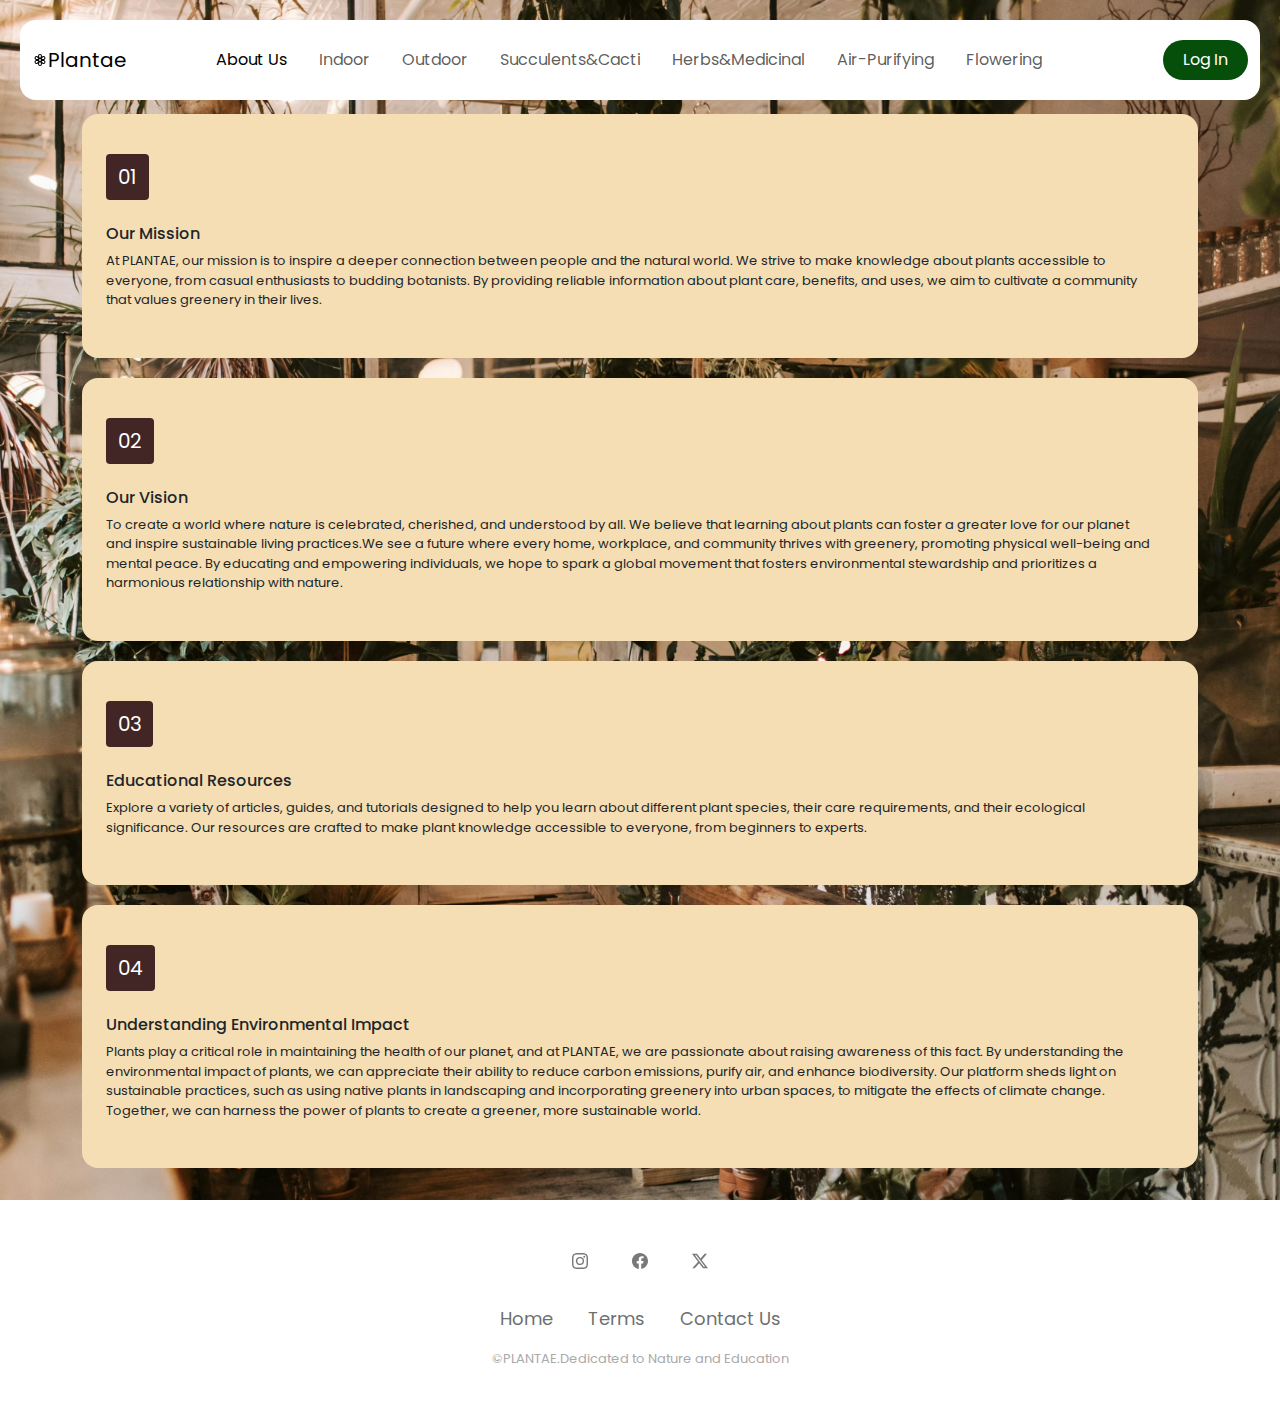
<file: html/aboutus.html>
<!DOCTYPE html>
<html lang="en">
<head>
    <meta charset="UTF-8">
    <meta name="viewport" content="width=device-width, initial-scale=1.0">
    <title>About Us - Plantae</title>
    <link rel="stylesheet" href="../css/style.css">
    <script src="../js/script.js" defer></script>
    <link href="https://cdn.jsdelivr.net/npm/bootstrap@5.3.3/dist/css/bootstrap.min.css" rel="stylesheet" integrity="sha384-QWTKZyjpPEjISv5WaRU9OFeRpok6YctnYmDr5pNlyT2bRjXh0JMhjY6hW+ALEwIH" crossorigin="anonymous">
    <script src="https://cdn.jsdelivr.net/npm/bootstrap@5.3.3/dist/js/bootstrap.bundle.min.js" integrity="sha384-YvpcrYf0tY3lHB60NNkmXc5s9fDVZLESaAA55NDzOxhy9GkcIdslK1eN7N6jIeHz" crossorigin="anonymous"></script>
</head>
<body id="plantae">
    <nav class="navbar navbar-expand-lg fixed-top">
        <div class="container-fluid">
            <a class="navbar-brand me-auto d-flex align-items-center" href="../index.html">
                <svg xmlns="http://www.w3.org/2000/svg" width="16" height="16" fill="currentColor" class="bi bi-flower3" viewBox="0 0 16 16">
                    <path d="M11.424 8c.437-.052.811-.136 1.04-.268a2 2 0 0 0-2-3.464c-.229.132-.489.414-.752.767C9.886 4.63 10 4.264 10 4a2 2 0 1 0-4 0c0 .264.114.63.288 1.035-.263-.353-.523-.635-.752-.767a2 2 0 0 0-2 3.464c.229.132.603.216 1.04.268-.437.052-.811.136-1.04.268a2 2 0 1 0 2 3.464c.229-.132.489-.414.752-.767C6.114 11.37 6 11.736 6 12a2 2 0 1 0 4 0c0-.264-.114-.63-.288-1.035.263.353.523.635.752.767a2 2 0 1 0 2-3.464c-.229-.132-.603-.216-1.04-.268M9 4a2 2 0 0 1-.045.205q-.059.2-.183.484a13 13 0 0 1-.637 1.223L8 6.142l-.135-.23a13 13 0 0 1-.637-1.223 4 4 0 0 1-.183-.484A2 2 0 0 1 7 4a1 1 0 1 1 2 0M3.67 5.5a1 1 0 0 1 1.366-.366 2 2 0 0 1 .156.142q.142.15.326.4c.245.333.502.747.742 1.163l.13.232-.265.002a13 13 0 0 1-1.379-.06 4 4 0 0 1-.51-.083 2 2 0 0 1-.2-.064A1 1 0 0 1 3.67 5.5m1.366 5.366a1 1 0 0 1-1-1.732l.047-.02q.055-.02.153-.044.202-.048.51-.083a13 13 0 0 1 1.379-.06q.135 0 .266.002l-.131.232c-.24.416-.497.83-.742 1.163a4 4 0 0 1-.327.4 2 2 0 0 1-.155.142M9 12a1 1 0 0 1-2 0 2 2 0 0 1 .045-.206q.058-.198.183-.483c.166-.378.396-.808.637-1.223L8 9.858l.135.23c.241.415.47.845.637 1.223q.124.285.183.484A1.3 1.3 0 0 1 9 12m3.33-6.5a1 1 0 0 1-.366 1.366 2 2 0 0 1-.2.064q-.202.048-.51.083c-.412.045-.898.061-1.379.06q-.135 0-.266-.002l.131-.232c.24-.416.497-.83.742-1.163a4 4 0 0 1 .327-.4q.07-.074.114-.11l.041-.032a1 1 0 0 1 1.366.366m-1.366 5.366a2 2 0 0 1-.155-.141 4 4 0 0 1-.327-.4A13 13 0 0 1 9.74 9.16l-.13-.232.265-.002c.48-.001.967.015 1.379.06q.308.035.51.083.098.024.153.044l.048.02a1 1 0 1 1-1 1.732zM8 9a1 1 0 1 1 0-2 1 1 0 0 1 0 2"/>
                    </svg>
                    Plantae</a>
            <div class="offcanvas offcanvas-end" tabindex="-1" id="offcanvasNavbar" aria-labelledby="offcanvasNavbarLabel">
                <div class="offcanvas-header">
                    <h5 class="offcanvas-title" id="offcanvasNavbarLabel">Plantae </h5>
                    <button type="button" class="btn-close" data-bs-dismiss="offcanvas" aria-label="Close"></button>
                </div>
                <div class="offcanvas-body">
                    <ul class="navbar-nav justify-content-center flex-grow-1 pe-3">
                        <li class="nav-item">
                            <a class="nav-link active mx-lg-2" aria-current="page" href="aboutus.html">About Us</a>
                        </li>
                        <li class="nav-item">
                            <a class="nav-link mx-lg-2" href="indoorplants.html">Indoor</a>
                        </li>
                        <li class="nav-item">
                            <a class="nav-link mx-lg-2" href="outdoorplants.html">Outdoor</a>
                        </li>
                        <li class="nav-item">
                            <a class="nav-link mx-lg-2" href="suculentsandcacti.html">Succulents&Cacti</a>
                        </li>
                        <li class="nav-item">
                            <a class="nav-link mx-lg-2" href="herbsandmedicinal.html">Herbs&Medicinal</a>
                        </li>
                        <li class="nav-item">
                            <a class="nav-link mx-lg-2" href="airpurifying.html">Air-Purifying</a>
                        </li>
                        <li class="nav-item">
                            <a class="nav-link mx-lg-2" href="flowering.html">Flowering</a>
                        </li>
                    </ul>
                </div>
            </div>
            <a class="navbar-brand" href="#"></a>
            <button class="navbar-toggler" type="button" data-bs-toggle="offcanvas" data-bs-target="#offcanvasNavbar" aria-controls="offcanvasNavbar" aria-label="Toggle navigation">
                <span class="navbar-toggler-icon"></span>
            </button>
            <label for="toggleLoginForm" class="dh-login-button">Log In</label>
            <input type="checkbox" id="toggleLoginForm" hidden>
                <div class="dh-login-form-container">
                    <form action="your-login-script.php" method="POST">
                        <div class="dh-email">
                            <label for="email" class="dh-form-label">Email Address</label>
                            <input type="email" class="dh-form-control" id="email" name="email" required>
                        </div>
                        <div class="dh-password">
                            <label for="password" class="dh-form-label">Password</label>
                            <input type="password" class="dh-form-control" id="password" name="password" required>
                        </div>
                            <div class="dh-form-check">
                                <label class="form-check-label" for="rememberMe">Remember Me</label>
                                <input type="checkbox" class="form-check-input" id="rememberMe">
                            </div>
                            <button type="submit" class="btn btn-primary">Log In</button>
                    </form>
                </div>
            </nav>    
      <section class="dh-aboutus">
        <div class="dh-aboutus-info">
             <div class="dh-aboutus-2 container grid">
                 <div class="dh-aboutus-card">
                     <div class="dh-aboutus-card-number">01</div>
                     <h3 class="dh-aboutus-card-title">Our Mission</h3>
                     <p class="dh-aboutus-card-description">At PLANTAE, our mission is to inspire a deeper connection between people and the natural world. We strive to make knowledge about plants accessible to everyone, from casual enthusiasts to budding botanists. By providing reliable information about plant care, benefits, and uses, we aim to cultivate a community that values greenery in their lives. </p>
                 </div>  
                 <div class="dh-aboutus-card">
                    <div class="dh-aboutus-card-number">02</div>
                    <h3 class="dh-aboutus-card-title">Our Vision</h3>
                    <p class="dh-aboutus-card-description">To create a world where nature is celebrated, cherished, and understood by all. We believe that learning about plants can foster a greater love for our planet and inspire sustainable living practices.We see a future where every home, workplace, and community thrives with greenery, promoting physical well-being and mental peace. By educating and empowering individuals, we hope to spark a global movement that fosters environmental stewardship and prioritizes a harmonious relationship with nature.</p>
                </div> 
                <div class="dh-aboutus-card">
                    <div class="dh-aboutus-card-number">03</div>
                    <h3 class="dh-aboutus-card-title">Educational Resources</h3>
                    <p class="dh-aboutus-card-description">Explore a variety of articles, guides, and tutorials designed to help you learn about different plant species, their care requirements, and their ecological significance. Our resources are crafted to make plant knowledge accessible to everyone, from beginners to experts.</p>
                </div> 
                <div class="dh-aboutus-card">
                    <div class="dh-aboutus-card-number">04</div>
                    <h3 class="dh-aboutus-card-title">Understanding Environmental Impact</h3>
                    <p class="dh-aboutus-card-description">Plants play a critical role in maintaining the health of our planet, and at PLANTAE, we are passionate about raising awareness of this fact. By understanding the environmental impact of plants, we can appreciate their ability to reduce carbon emissions, purify air, and enhance biodiversity. Our platform sheds light on sustainable practices, such as using native plants in landscaping and incorporating greenery into urban spaces, to mitigate the effects of climate change. Together, we can harness the power of plants to create a greener, more sustainable world.</p>
                </div>                      
             </div>
        </div>
     </section>
     <footer>
        <div class="dh-social">
          <a class="dh-socilanet-item"href="https://www.instagram.com/" target="_blank"><svg xmlns="http://www.w3.org/2000/svg" width="16" height="16" fill="currentColor" class="bi bi-instagram" viewBox="0 0 16 16">
            <path d="M8 0C5.829 0 5.556.01 4.703.048 3.85.088 3.269.222 2.76.42a3.9 3.9 0 0 0-1.417.923A3.9 3.9 0 0 0 .42 2.76C.222 3.268.087 3.85.048 4.7.01 5.555 0 5.827 0 8.001c0 2.172.01 2.444.048 3.297.04.852.174 1.433.372 1.942.205.526.478.972.923 1.417.444.445.89.719 1.416.923.51.198 1.09.333 1.942.372C5.555 15.99 5.827 16 8 16s2.444-.01 3.298-.048c.851-.04 1.434-.174 1.943-.372a3.9 3.9 0 0 0 1.416-.923c.445-.445.718-.891.923-1.417.197-.509.332-1.09.372-1.942C15.99 10.445 16 10.173 16 8s-.01-2.445-.048-3.299c-.04-.851-.175-1.433-.372-1.941a3.9 3.9 0 0 0-.923-1.417A3.9 3.9 0 0 0 13.24.42c-.51-.198-1.092-.333-1.943-.372C10.443.01 10.172 0 7.998 0zm-.717 1.442h.718c2.136 0 2.389.007 3.232.046.78.035 1.204.166 1.486.275.373.145.64.319.92.599s.453.546.598.92c.11.281.24.705.275 1.485.039.843.047 1.096.047 3.231s-.008 2.389-.047 3.232c-.035.78-.166 1.203-.275 1.485a2.5 2.5 0 0 1-.599.919c-.28.28-.546.453-.92.598-.28.11-.704.24-1.485.276-.843.038-1.096.047-3.232.047s-2.39-.009-3.233-.047c-.78-.036-1.203-.166-1.485-.276a2.5 2.5 0 0 1-.92-.598 2.5 2.5 0 0 1-.6-.92c-.109-.281-.24-.705-.275-1.485-.038-.843-.046-1.096-.046-3.233s.008-2.388.046-3.231c.036-.78.166-1.204.276-1.486.145-.373.319-.64.599-.92s.546-.453.92-.598c.282-.11.705-.24 1.485-.276.738-.034 1.024-.044 2.515-.045zm4.988 1.328a.96.96 0 1 0 0 1.92.96.96 0 0 0 0-1.92m-4.27 1.122a4.109 4.109 0 1 0 0 8.217 4.109 4.109 0 0 0 0-8.217m0 1.441a2.667 2.667 0 1 1 0 5.334 2.667 2.667 0 0 1 0-5.334"/>
          </svg></a>
          <a class="dh-socilanet-item"href="https://www.facebook.com/" target="_blank"><svg xmlns="http://www.w3.org/2000/svg" width="16" height="16" fill="currentColor" class="bi bi-facebook" viewBox="0 0 16 16">
            <path d="M16 8.049c0-4.446-3.582-8.05-8-8.05C3.58 0-.002 3.603-.002 8.05c0 4.017 2.926 7.347 6.75 7.951v-5.625h-2.03V8.05H6.75V6.275c0-2.017 1.195-3.131 3.022-3.131.876 0 1.791.157 1.791.157v1.98h-1.009c-.993 0-1.303.621-1.303 1.258v1.51h2.218l-.354 2.326H9.25V16c3.824-.604 6.75-3.934 6.75-7.951"/>
          </svg></a>
          <a class="dh-socilanet-item"href="https://x.com/" target="_blank"><svg xmlns="http://www.w3.org/2000/svg" width="16" height="16" fill="currentColor" class="bi bi-twitter-x" viewBox="0 0 16 16">
            <path d="M12.6.75h2.454l-5.36 6.142L16 15.25h-4.937l-3.867-5.07-4.425 5.07H.316l5.733-6.57L0 .75h5.063l3.495 4.633L12.601.75Zm-.86 13.028h1.36L4.323 2.145H2.865z"/>
          </svg></a>
        </div>
        <ul class="dh-footer-list">
          <li class="dh-footer-listitem">
            <a class="dh-footer-listitema" href="../index.html">Home</a>
          </li>
          <li class="dh-footer-listitem">
            <a class="dh-footer-listitema" href="termsandconditions.html" target="_blank">Terms</a>
          </li>
          <li class="dh-footer-listitem">
            <a class="dh-footer-listitema" href="contactus.html">Contact Us</a>
          </li>
        </ul>
        <p class="dh-copyright">
          &copy;PLANTAE.Dedicated to Nature and Education
        </p>
      </footer>
</body>
</html>
</file>
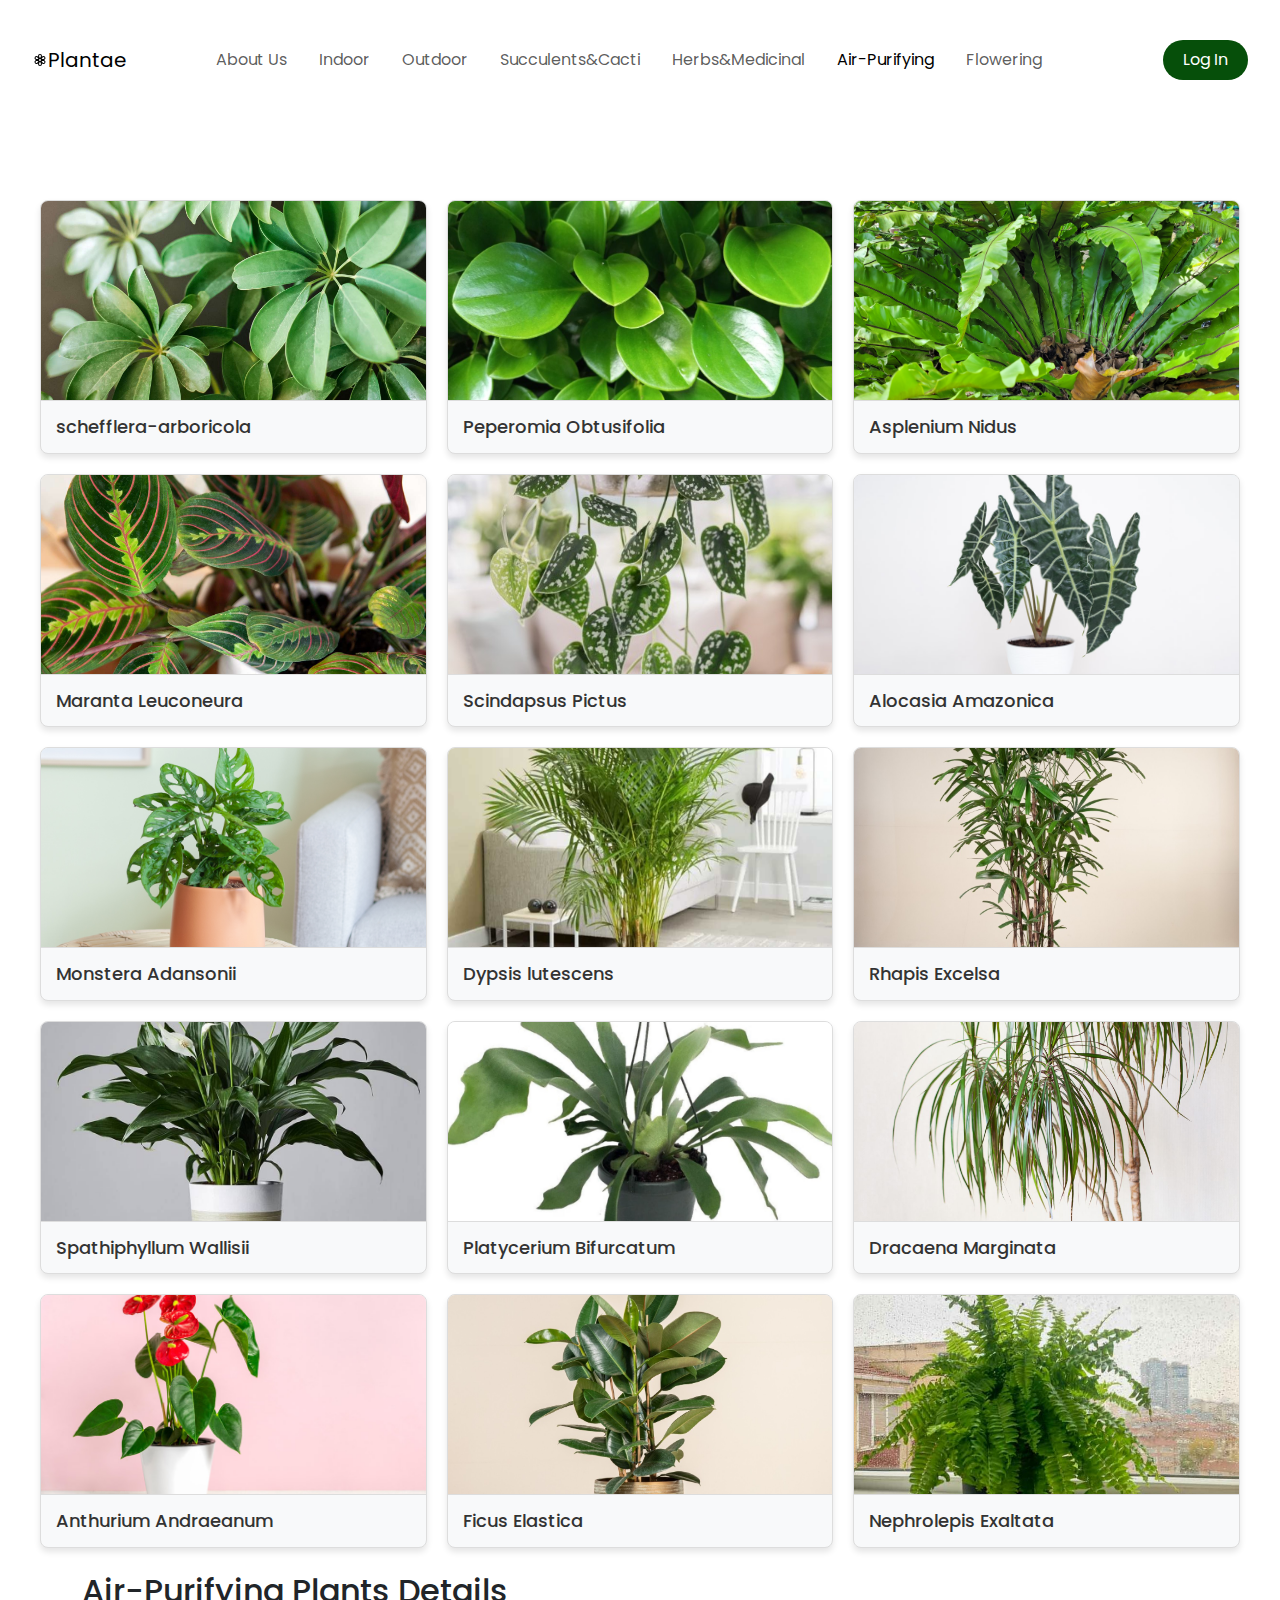
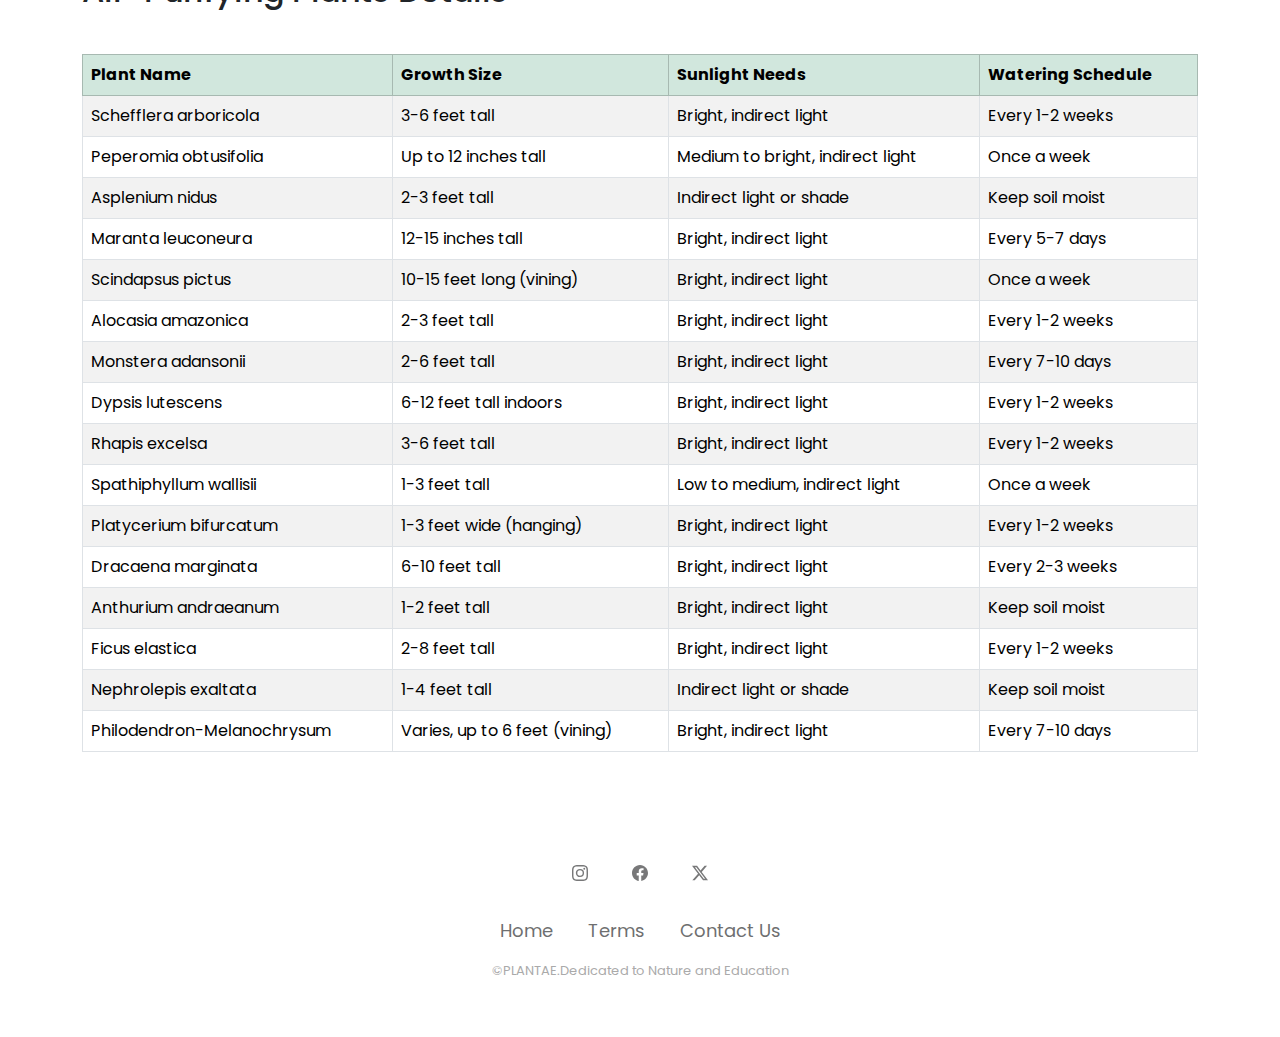
<file: html/airpurifying.html>
<!DOCTYPE html>
<html lang="en">
<head>
    <meta charset="UTF-8">
    <meta name="viewport" content="width=device-width, initial-scale=1.0">
    <title>Air Purifying Plants - Plantae</title>
    <link rel="stylesheet" href="../css/style.css">
    <script src="../js/script.js" defer></script>
    <link href="https://cdn.jsdelivr.net/npm/bootstrap@5.3.3/dist/css/bootstrap.min.css" rel="stylesheet" integrity="sha384-QWTKZyjpPEjISv5WaRU9OFeRpok6YctnYmDr5pNlyT2bRjXh0JMhjY6hW+ALEwIH" crossorigin="anonymous">
    <script src="https://cdn.jsdelivr.net/npm/bootstrap@5.3.3/dist/js/bootstrap.bundle.min.js" integrity="sha384-YvpcrYf0tY3lHB60NNkmXc5s9fDVZLESaAA55NDzOxhy9GkcIdslK1eN7N6jIeHz" crossorigin="anonymous"></script>
</head>
<body id="plantae">
    <nav class="navbar navbar-expand-lg fixed-top">
        <div class="container-fluid">
          <a class="navbar-brand me-auto d-flex align-items-center" href="../index.html">
            <svg xmlns="http://www.w3.org/2000/svg" width="16" height="16" fill="currentColor" class="bi bi-flower3" viewBox="0 0 16 16">
              <path d="M11.424 8c.437-.052.811-.136 1.04-.268a2 2 0 0 0-2-3.464c-.229.132-.489.414-.752.767C9.886 4.63 10 4.264 10 4a2 2 0 1 0-4 0c0 .264.114.63.288 1.035-.263-.353-.523-.635-.752-.767a2 2 0 0 0-2 3.464c.229.132.603.216 1.04.268-.437.052-.811.136-1.04.268a2 2 0 1 0 2 3.464c.229-.132.489-.414.752-.767C6.114 11.37 6 11.736 6 12a2 2 0 1 0 4 0c0-.264-.114-.63-.288-1.035.263.353.523.635.752.767a2 2 0 1 0 2-3.464c-.229-.132-.603-.216-1.04-.268M9 4a2 2 0 0 1-.045.205q-.059.2-.183.484a13 13 0 0 1-.637 1.223L8 6.142l-.135-.23a13 13 0 0 1-.637-1.223 4 4 0 0 1-.183-.484A2 2 0 0 1 7 4a1 1 0 1 1 2 0M3.67 5.5a1 1 0 0 1 1.366-.366 2 2 0 0 1 .156.142q.142.15.326.4c.245.333.502.747.742 1.163l.13.232-.265.002a13 13 0 0 1-1.379-.06 4 4 0 0 1-.51-.083 2 2 0 0 1-.2-.064A1 1 0 0 1 3.67 5.5m1.366 5.366a1 1 0 0 1-1-1.732l.047-.02q.055-.02.153-.044.202-.048.51-.083a13 13 0 0 1 1.379-.06q.135 0 .266.002l-.131.232c-.24.416-.497.83-.742 1.163a4 4 0 0 1-.327.4 2 2 0 0 1-.155.142M9 12a1 1 0 0 1-2 0 2 2 0 0 1 .045-.206q.058-.198.183-.483c.166-.378.396-.808.637-1.223L8 9.858l.135.23c.241.415.47.845.637 1.223q.124.285.183.484A1.3 1.3 0 0 1 9 12m3.33-6.5a1 1 0 0 1-.366 1.366 2 2 0 0 1-.2.064q-.202.048-.51.083c-.412.045-.898.061-1.379.06q-.135 0-.266-.002l.131-.232c.24-.416.497-.83.742-1.163a4 4 0 0 1 .327-.4q.07-.074.114-.11l.041-.032a1 1 0 0 1 1.366.366m-1.366 5.366a2 2 0 0 1-.155-.141 4 4 0 0 1-.327-.4A13 13 0 0 1 9.74 9.16l-.13-.232.265-.002c.48-.001.967.015 1.379.06q.308.035.51.083.098.024.153.044l.048.02a1 1 0 1 1-1 1.732zM8 9a1 1 0 1 1 0-2 1 1 0 0 1 0 2"/>
            </svg>
            Plantae</a>
          <div class="offcanvas offcanvas-end" tabindex="-1" id="offcanvasNavbar" aria-labelledby="offcanvasNavbarLabel">
            <div class="offcanvas-header">
              <h5 class="offcanvas-title" id="offcanvasNavbarLabel">Plantae</h5>
              <button type="button" class="btn-close" data-bs-dismiss="offcanvas" aria-label="Close"></button>
            </div>
            <div class="offcanvas-body">
              <ul class="navbar-nav justify-content-center flex-grow-1 pe-3">
                <li class="nav-item">
                  <a class="nav-link mx-lg-2" href="aboutus.html">About Us</a>
                </li>
                <li class="nav-item">
                  <a class="nav-link mx-lg-2" href="indoorplants.html">Indoor</a>
                </li>
                <li class="nav-item">
                  <a class="nav-link mx-lg-2" href="outdoorplants.html">Outdoor</a>
                </li>
                <li class="nav-item">
                  <a class="nav-link mx-lg-2" href="suculentsandcacti.html">Succulents&Cacti</a>
                </li>
                <li class="nav-item">
                  <a class="nav-link mx-lg-2" href="herbsandmedicinal.html">Herbs&Medicinal</a>
                </li>
                <li class="nav-item">
                  <a class="nav-link active mx-lg-2"  aria-current="page" href="airpurifying.html">Air-Purifying</a>
                </li>
                <li class="nav-item">
                  <a class="nav-link mx-lg-2" href="flowering.html">Flowering</a>
                </li>
              </ul>
            </div>
          </div>
          <a class="navbar-brand" href="#"></a>
        <button class="navbar-toggler" type="button" data-bs-toggle="offcanvas" data-bs-target="#offcanvasNavbar" aria-controls="offcanvasNavbar" aria-label="Toggle navigation">
          <span class="navbar-toggler-icon"></span>
        </button>
          <label for="toggleLoginForm" class="dh-login-button">Log In</label>
      <input type="checkbox" id="toggleLoginForm" hidden>
      <div class="dh-login-form-container">
        <form action="your-login-script.php" method="POST">
          <div class="dh-email">
            <label for="email" class="dh-form-label">Email Address</label>
            <input type="email" class="dh-form-control" id="email" name="email" required>
          </div>
          <div class="dh-password">
            <label for="password" class="dh-form-label">Password</label>
            <input type="password" class="dh-form-control" id="password" name="password" required>
          </div>
          <div class="dh-form-check">
            <input type="checkbox" class="form-check-input" id="rememberMe">
            <label class="form-check-label" for="rememberMe">Remember Me</label>
          </div>
          <button type="submit" class="btn btn-primary">Log In</button>
        </form>
      </div>
      </nav>
      <main class="dh-plants">
        <div class="dh-plant-item">
            <img src="../images/schefflera-arboricola.jpg" alt="schefflera arboricola">
            <h2 class="dh-plant-title">schefflera-arboricola</h2>
            <p class="dh-plant-description">Schefflera, commonly called umbrella plants or trees, make excellent tropical houseplantsThese easy-growing plants can live 25 years or longer and produce flowers, but plants grown indoors rarely develop flowers. Schefflera grows best in indirect, filtered light, requiring a rich, loamy, well-draining soil and temperatures consistently warmer than 60°F. All parts of the schefflera plant are mildly toxic to humans and seriously toxic to dogs and cats.</p>
        </div>
        <div class="dh-plant-item">
            <img src="../images/peperomia-obtusifolia.jpg" alt="peperomia">
            <h2 class="dh-plant-title">Peperomia Obtusifolia</h2>
            <p class="dh-plant-description">The baby rubber plant (Peperomia obtusifolia) is a compact, low-maintenance, tropical plant grown mostly for its glossy, spoon-shaped, fleshy, dark green or variegated foliage. It occasionally blooms nondescript, small, whitish-green flowers. Peperomia obtusifolia grows best in low-light or indirect bright light, in loose, moist soil, and thrives in high humidity.</p>
        </div>
        <div class="dh-plant-item">
            <img src="../images/asplenium-nidus.jpg" alt="asplenium nidus">
            <h2 class="dh-plant-title">Asplenium Nidus</h2>
            <p class="dh-plant-description">Bird's nest ferns (Asplenium nidus) grow on the surface of other plants in their natural rainforest habitat. These kinds of plants are called epiphytes, and because they typically grow on other plants, they are not connected to the soil; this means that they derive most of their nutrients from other sources like water or composted soil.</p>
        </div>
        <div class="dh-plant-item">
            <img src="../images/maranta-leuconeura.jpg" alt=maranta leuconeura">
            <h2 class="dh-plant-title">Maranta Leuconeura</h2>
            <p class="dh-plant-description">The prayer plant (Maranta leuconeura) is one of the most distinguishable tropical houseplants thanks to its beautiful decorative foliage. It gets its common name from its leaves, which stay flat during the day and then fold up like praying hands at night.Those looking for a pet-safe plant will be happy to hear that prayer plants are considered non-toxic to both pets and humans.</p>
        </div>
        <div class="dh-plant-item">
            <img src="../images/scindapsus-pictus.jpg" alt="scindapus pictus">
            <h2 class="dh-plant-title">Scindapsus Pictus</h2>
            <p class="dh-plant-description">Satin pothos plants have heart-shaped leaves with silvery grey splotches, which makes them look almost shiny and adds to the visual appeal of the plant. The intensity of the variegation depends on the cultivar.Satin pothos is a vine that will latch onto its surroundings—moss pole, a trellis, other plants, a wall, or a piece of furniture—growing quickly. Instead of letting it climb, you can also grow satin pothos in a hanging planter, allowing its foliage to cascade down.The plant is toxic to pets.</p>
        </div>
        <div class="dh-plant-item">
            <img src="../images/alocasia-amazonica.jpg" alt="alocasia amazonica">
            <h2 class="dh-plant-title">Alocasia Amazonica</h2>
            <p class="dh-plant-description">These plants are primarily grown in the U.S. as houseplants with containers sometimes set outside on patios in summer or planted directly in the garden, but, in either case, brought indoors in fall before first fall frost date for overwintering indoors.Plants in the genus Alocasia are best grown in part shade, filtered sun or bright indirect light in consistently moist, organically rich, well-drained soils in high humidity locations protected from strong winds. Air temperatures should not dip below 60°F. If grown in direct sun, leaf burn and pale foliage may result.</p>
        </div>
        <div class="dh-plant-item">
            <img src="../images/monstera-adansonii.jpg" alt="monstera adansonii"> 
            <h2 class="dh-plant-title">Monstera Adansonii</h2>
            <p class="dh-plant-description">The Swiss cheese plant (Monstera adansonii) gets its common name from its large, heart-shaped leaves that develop holes as the plant ages, making the leaves resemble Swiss cheese. It can be trained to grow up a moss poll, but it looks great when left on its own to grow long vines. Kept as a houseplant, it'll grow to between 3 and 8 feet long; in its native habitat, it can grow up to 13 feet.It's important to note that all parts of Monstera plants are toxic to pets, so be careful when growing them indoors.</p>
        </div>
        <div class="dh-plant-item">
            <img src="../images/goldencane.jpg" alt="golden cane-dypsis lutescens">
            <h2 class="dh-plant-title">Dypsis lutescens</h2>
            <p class="dh-plant-description">Dypsis lutescens commonly known as the Golden Cane Palm, this is a decorative and hardy clumping palm well suited to adding a tropical feel to gardens and patios. Golden Cane palms prefer a warm position, with full sun to full shade, protected from afternoon sun to look their best. Also suited to very bright and airy positions indoors with good circulation. For enhanced growth we recommend using Troforte M Indoor & Patio Slow Release fertiliser at half the recommended application rate. The Golden Cane palm reaches 6-8m height and 2-2.5m width</p>
        </div>
        <div class="dh-plant-item">
            <img src="../images/rhapis-excelsa.jpg" alt="rhapis excelsa">
            <h2 class="dh-plant-title">Rhapis Excelsa</h2>
            <p class="dh-plant-description">Rhapis Excelsa also known as Lady palms,are clustering palms that produce individual stems along underground rhizomes. When planted in the ground, the stems are not produced in a tight cluster, giving the impression of a copse of small palms. The fiber-covered stems are slender and support a crown of several palmately compound leaves.This is an easy-to-grow houseplant that is also popular in commercial interiorscapes. Potted specimens will happily spend their summers outside, in a shady spot on the patio. They must be brought when the temperature threatens to drop below 50 degrees Fahrenheit, as they are tender, tropical palms.</p>
        </div>
        <div class="dh-plant-item">
            <img src="../images/spathiphyllum-wallisii.jpg" alt="spathiphyllum wallisii">
            <h2 class="dh-plant-title">Spathiphyllum Wallisii</h2>
            <p class="dh-plant-description">Keeping peace lilies in your home is more than just a decorative choice — it’s a step towards a healthier, more serene living environment.Whether you’re drawn to their air-purifying qualities, low-maintenance care, or beauty, peace lilies are a wonderful addition to any indoor space.</p>
        </div>
        <div class="dh-plant-item">
            <img src="../images/platycerium-bifurcatum.jpg" alt="platycerium bifurcatum">
            <h2 class="dh-plant-title">Platycerium Bifurcatum</h2>
            <p class="dh-plant-description">Platycerium bifurcatum, the Elkhorn fern  is an epiphyte, growing on the trunks and branches of trees. Each plant is composed of a mass of plantlets. A plantlet consists of a nest leaf 12-30 cm wide, lying against the bark of the host tree. The nest leaves of neighbouring plantlets overlap one another. The nest leaves become brown and papery with age, and do not produce spores (they are sterile).P. bifurcatum plants require a shady area to grow in, and need to be kept moist. They are not prone to attack from many pests and insects, but may be preyed upon by scale bugs and mealy bugs. These pests may be removed from the plant by scratching them off. Ladybirds will eat these pests, and so may help to control them.</p>
        </div>
        <div class="dh-plant-item">
            <img src="../images/dracaena-marginata.jpg" alt="dracanea marginata">
            <h2 class="dh-plant-title">Dracaena Marginata</h2>
            <p class="dh-plant-description">Dragon tree (Dracaena marginata), is a tall plant with green, sword-like, red-edged leaves. Native to Madagascar, the eye-catching spiky tree is a great entry plant for household gardeners wanting an indoor tree—it's easy to care for, drought-tolerant, and nearly indestructible.This slow-growing tree can take a decade to reach a few feet tall but can eventually grow to about 20 feet. However, it is generally grown as a potted houseplant and kept pruned to 6 feet or less.Keep the dragon tree away from pets because it's toxic to animals if ingested.</p>
        </div>
        <div class="dh-plant-item">
            <img src="../images/anthurium-andraeanum.jpg" alt="anthurium andraeanum">
            <h2 class="dh-plant-title">Anthurium Andraeanum</h2>
            <p class="dh-plant-description">An easy to care houseplant with large, thick, glossy elongated, heart-shaped leaves. They produce long-lasting colourful spathes (flowers) in the warmer months of the year that almost look plastic. This plant is very well suited to growing in a hydroponic-like set up in a vase or large glass container. They get pink and red roots which make them very interesting to grow in this manner.Anthuriums need high indirect light levels to flower. Place plants as close to a window as possible without allowing any direct sun. In cooler climates they will tolerate winter sun.</p>
        </div>
        <div class="dh-plant-item">
            <img src="../images/ficus-elastica.jpg" alt="ficus elastica">
            <h2 class="dh-plant-title">Ficus Elastica</h2>
            <p class="dh-plant-description">Rubber tree (Ficus elastica), also known as rubber plant, is a favorite houseplant thanks to its broad, glossy, emerald-hued leaves and impressive growth rate. This tropical plant can grow up to 100 feet tall in its natural habitat or over six feet tall indoors in just a few years with proper care. Because it requires warm temperatures year-round, rubber tree is a great candidate for indoor growing in temperate climates. However, rubber trees can be a little finicky about their growing conditions, so it's important to give them the light, warmth, and humidity they need to thrive. Note that rubber tree sap is toxic to dogs and cats1, so take special precautions if you have pets</p>
        </div>
        <div class="dh-plant-item">
            <img src="../images/nephrolepis-exaltata.jpg" alt="nephrolepis exaltata">
            <h2 class="dh-plant-title">Nephrolepis Exaltata</h2>
            <p class="dh-plant-description">Boston fern is a common ornamental plant frequently grown as a houseplant in cold climates. The species Nephrolepis exaltata is a tropical species of sword fern (in the family Lomariopsidaceae), native to humid forests from northern South America through Mexico, in Florida and the West Indies where it can grow up to 7 feet tall.This evergreen fern is hardy in zones 9-11, so can be grown outdoors in very mild climates but it adapts readily to container culture for use indoors or seasonally outdoors in other parts of the world.</p>
        </div>
    </main>
    <div class="container my-4">
      <h2 class="text-center mb-4">Air-Purifying Plants Details</h2>
      <div class="table-responsive">
          <table class="table table-bordered table-striped table-hover">
              <thead class="table-success">
                  <tr>
                      <th scope="col">Plant Name</th>
                      <th scope="col">Growth Size</th>
                      <th scope="col">Sunlight Needs</th>
                      <th scope="col">Watering Schedule</th>
                  </tr>
              </thead>
              <tbody>
                  <tr>
                      <td>Schefflera arboricola</td>
                      <td>3-6 feet tall</td>
                      <td>Bright, indirect light</td>
                      <td>Every 1-2 weeks</td>
                  </tr>
                  <tr>
                      <td>Peperomia obtusifolia</td>
                      <td>Up to 12 inches tall</td>
                      <td>Medium to bright, indirect light</td>
                      <td>Once a week</td>
                  </tr>
                  <tr>
                      <td>Asplenium nidus</td>
                      <td>2-3 feet tall</td>
                      <td>Indirect light or shade</td>
                      <td>Keep soil moist</td>
                  </tr>
                  <tr>
                      <td>Maranta leuconeura</td>
                      <td>12-15 inches tall</td>
                      <td>Bright, indirect light</td>
                      <td>Every 5-7 days</td>
                  </tr>
                  <tr>
                      <td>Scindapsus pictus</td>
                      <td>10-15 feet long (vining)</td>
                      <td>Bright, indirect light</td>
                      <td>Once a week</td>
                  </tr>
                  <tr>
                      <td>Alocasia amazonica</td>
                      <td>2-3 feet tall</td>
                      <td>Bright, indirect light</td>
                      <td>Every 1-2 weeks</td>
                  </tr>
                  <tr>
                      <td>Monstera adansonii</td>
                      <td>2-6 feet tall</td>
                      <td>Bright, indirect light</td>
                      <td>Every 7-10 days</td>
                  </tr>
                  <tr>
                      <td>Dypsis lutescens</td>
                      <td>6-12 feet tall indoors</td>
                      <td>Bright, indirect light</td>
                      <td>Every 1-2 weeks</td>
                  </tr>
                  <tr>
                      <td>Rhapis excelsa</td>
                      <td>3-6 feet tall</td>
                      <td>Bright, indirect light</td>
                      <td>Every 1-2 weeks</td>
                  </tr>
                  <tr>
                      <td>Spathiphyllum wallisii</td>
                      <td>1-3 feet tall</td>
                      <td>Low to medium, indirect light</td>
                      <td>Once a week</td>
                  </tr>
                  <tr>
                      <td>Platycerium bifurcatum</td>
                      <td>1-3 feet wide (hanging)</td>
                      <td>Bright, indirect light</td>
                      <td>Every 1-2 weeks</td>
                  </tr>
                  <tr>
                      <td>Dracaena marginata</td>
                      <td>6-10 feet tall</td>
                      <td>Bright, indirect light</td>
                      <td>Every 2-3 weeks</td>
                  </tr>
                  <tr>
                      <td>Anthurium andraeanum</td>
                      <td>1-2 feet tall</td>
                      <td>Bright, indirect light</td>
                      <td>Keep soil moist</td>
                  </tr>
                  <tr>
                      <td>Ficus elastica</td>
                      <td>2-8 feet tall</td>
                      <td>Bright, indirect light</td>
                      <td>Every 1-2 weeks</td>
                  </tr>
                  <tr>
                      <td>Nephrolepis exaltata</td>
                      <td>1-4 feet tall</td>
                      <td>Indirect light or shade</td>
                      <td>Keep soil moist</td>
                  </tr>
                  <tr>
                      <td>Philodendron-Melanochrysum</td>
                      <td>Varies, up to 6 feet (vining)</td>
                      <td>Bright, indirect light</td>
                      <td>Every 7-10 days</td>
                  </tr>
              </tbody>
          </table>
      </div>
  </div>
      <footer>
        <div class="dh-social">
          <a class="dh-socilanet-item"href="https://www.instagram.com/" target="_blank"><svg xmlns="http://www.w3.org/2000/svg" width="16" height="16" fill="currentColor" class="bi bi-instagram" viewBox="0 0 16 16">
            <path d="M8 0C5.829 0 5.556.01 4.703.048 3.85.088 3.269.222 2.76.42a3.9 3.9 0 0 0-1.417.923A3.9 3.9 0 0 0 .42 2.76C.222 3.268.087 3.85.048 4.7.01 5.555 0 5.827 0 8.001c0 2.172.01 2.444.048 3.297.04.852.174 1.433.372 1.942.205.526.478.972.923 1.417.444.445.89.719 1.416.923.51.198 1.09.333 1.942.372C5.555 15.99 5.827 16 8 16s2.444-.01 3.298-.048c.851-.04 1.434-.174 1.943-.372a3.9 3.9 0 0 0 1.416-.923c.445-.445.718-.891.923-1.417.197-.509.332-1.09.372-1.942C15.99 10.445 16 10.173 16 8s-.01-2.445-.048-3.299c-.04-.851-.175-1.433-.372-1.941a3.9 3.9 0 0 0-.923-1.417A3.9 3.9 0 0 0 13.24.42c-.51-.198-1.092-.333-1.943-.372C10.443.01 10.172 0 7.998 0zm-.717 1.442h.718c2.136 0 2.389.007 3.232.046.78.035 1.204.166 1.486.275.373.145.64.319.92.599s.453.546.598.92c.11.281.24.705.275 1.485.039.843.047 1.096.047 3.231s-.008 2.389-.047 3.232c-.035.78-.166 1.203-.275 1.485a2.5 2.5 0 0 1-.599.919c-.28.28-.546.453-.92.598-.28.11-.704.24-1.485.276-.843.038-1.096.047-3.232.047s-2.39-.009-3.233-.047c-.78-.036-1.203-.166-1.485-.276a2.5 2.5 0 0 1-.92-.598 2.5 2.5 0 0 1-.6-.92c-.109-.281-.24-.705-.275-1.485-.038-.843-.046-1.096-.046-3.233s.008-2.388.046-3.231c.036-.78.166-1.204.276-1.486.145-.373.319-.64.599-.92s.546-.453.92-.598c.282-.11.705-.24 1.485-.276.738-.034 1.024-.044 2.515-.045zm4.988 1.328a.96.96 0 1 0 0 1.92.96.96 0 0 0 0-1.92m-4.27 1.122a4.109 4.109 0 1 0 0 8.217 4.109 4.109 0 0 0 0-8.217m0 1.441a2.667 2.667 0 1 1 0 5.334 2.667 2.667 0 0 1 0-5.334"/>
          </svg></a>
          <a class="dh-socilanet-item"href="https://www.facebook.com/" target="_blank"><svg xmlns="http://www.w3.org/2000/svg" width="16" height="16" fill="currentColor" class="bi bi-facebook" viewBox="0 0 16 16">
            <path d="M16 8.049c0-4.446-3.582-8.05-8-8.05C3.58 0-.002 3.603-.002 8.05c0 4.017 2.926 7.347 6.75 7.951v-5.625h-2.03V8.05H6.75V6.275c0-2.017 1.195-3.131 3.022-3.131.876 0 1.791.157 1.791.157v1.98h-1.009c-.993 0-1.303.621-1.303 1.258v1.51h2.218l-.354 2.326H9.25V16c3.824-.604 6.75-3.934 6.75-7.951"/>
          </svg></a>
          <a class="dh-socilanet-item"href="https://x.com/" target="_blank"><svg xmlns="http://www.w3.org/2000/svg" width="16" height="16" fill="currentColor" class="bi bi-twitter-x" viewBox="0 0 16 16">
            <path d="M12.6.75h2.454l-5.36 6.142L16 15.25h-4.937l-3.867-5.07-4.425 5.07H.316l5.733-6.57L0 .75h5.063l3.495 4.633L12.601.75Zm-.86 13.028h1.36L4.323 2.145H2.865z"/>
          </svg></a>
        </div>
        <ul class="dh-footer-list">
          <li class="dh-footer-listitem">
            <a class="dh-footer-listitema" href="../index.html">Home</a>
          </li>
          <li class="dh-footer-listitem">
            <a class="dh-footer-listitema" href="termsandconditions.html" target="_blank">Terms</a>
          </li>
          <li class="dh-footer-listitem">
            <a class="dh-footer-listitema" href="contactus.html">Contact Us</a>
          </li>
        </ul>
        <p class="dh-copyright">
          &copy;PLANTAE.Dedicated to Nature and Education
        </p>
      </footer>
</body>
</html>
</file>
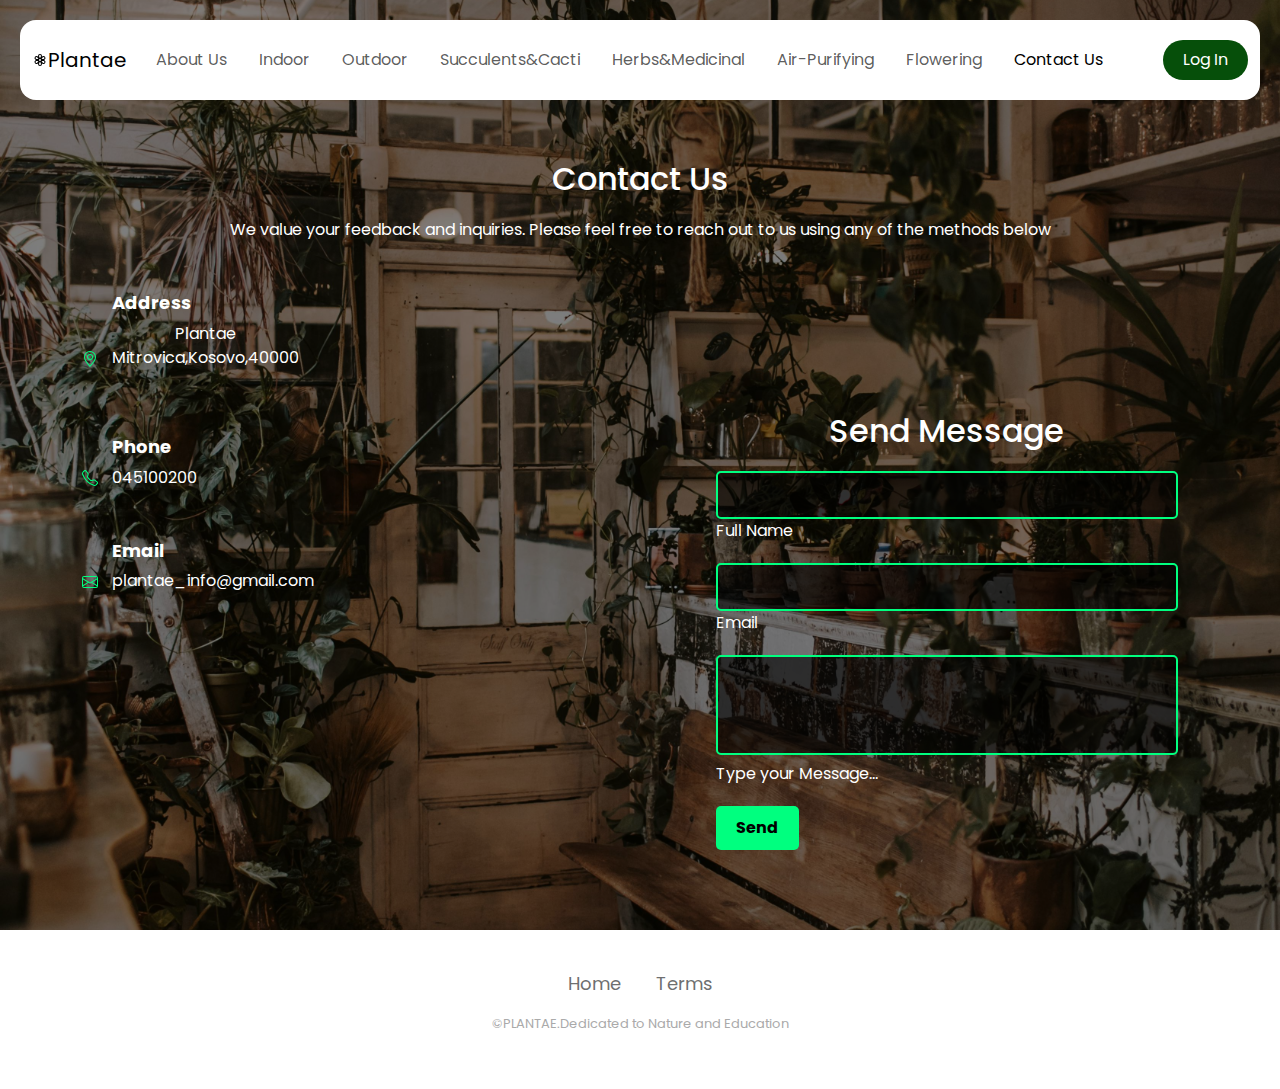
<file: html/contactus.html>
<!DOCTYPE html>
<html lang="en">
<head>
    <meta charset="UTF-8">
    <meta name="viewport" content="width=device-width, initial-scale=1.0">
    <title>Contact Us- Plantae</title>
    <link rel="stylesheet" href="../css/style.css">
    <script src="../js/script.js" defer></script>
    <link href="https://cdn.jsdelivr.net/npm/bootstrap@5.3.3/dist/css/bootstrap.min.css" rel="stylesheet" integrity="sha384-QWTKZyjpPEjISv5WaRU9OFeRpok6YctnYmDr5pNlyT2bRjXh0JMhjY6hW+ALEwIH" crossorigin="anonymous">
    <script src="https://cdn.jsdelivr.net/npm/bootstrap@5.3.3/dist/js/bootstrap.bundle.min.js" integrity="sha384-YvpcrYf0tY3lHB60NNkmXc5s9fDVZLESaAA55NDzOxhy9GkcIdslK1eN7N6jIeHz" crossorigin="anonymous"></script>
</head>
<body id="plantae">
    <nav class="navbar navbar-expand-lg fixed-top">
        <div class="container-fluid">
          <a class="navbar-brand me-auto d-flex align-items-center" href="../index.html">
            <svg xmlns="http://www.w3.org/2000/svg" width="16" height="16" fill="currentColor" class="bi bi-flower3" viewBox="0 0 16 16">
              <path d="M11.424 8c.437-.052.811-.136 1.04-.268a2 2 0 0 0-2-3.464c-.229.132-.489.414-.752.767C9.886 4.63 10 4.264 10 4a2 2 0 1 0-4 0c0 .264.114.63.288 1.035-.263-.353-.523-.635-.752-.767a2 2 0 0 0-2 3.464c.229.132.603.216 1.04.268-.437.052-.811.136-1.04.268a2 2 0 1 0 2 3.464c.229-.132.489-.414.752-.767C6.114 11.37 6 11.736 6 12a2 2 0 1 0 4 0c0-.264-.114-.63-.288-1.035.263.353.523.635.752.767a2 2 0 1 0 2-3.464c-.229-.132-.603-.216-1.04-.268M9 4a2 2 0 0 1-.045.205q-.059.2-.183.484a13 13 0 0 1-.637 1.223L8 6.142l-.135-.23a13 13 0 0 1-.637-1.223 4 4 0 0 1-.183-.484A2 2 0 0 1 7 4a1 1 0 1 1 2 0M3.67 5.5a1 1 0 0 1 1.366-.366 2 2 0 0 1 .156.142q.142.15.326.4c.245.333.502.747.742 1.163l.13.232-.265.002a13 13 0 0 1-1.379-.06 4 4 0 0 1-.51-.083 2 2 0 0 1-.2-.064A1 1 0 0 1 3.67 5.5m1.366 5.366a1 1 0 0 1-1-1.732l.047-.02q.055-.02.153-.044.202-.048.51-.083a13 13 0 0 1 1.379-.06q.135 0 .266.002l-.131.232c-.24.416-.497.83-.742 1.163a4 4 0 0 1-.327.4 2 2 0 0 1-.155.142M9 12a1 1 0 0 1-2 0 2 2 0 0 1 .045-.206q.058-.198.183-.483c.166-.378.396-.808.637-1.223L8 9.858l.135.23c.241.415.47.845.637 1.223q.124.285.183.484A1.3 1.3 0 0 1 9 12m3.33-6.5a1 1 0 0 1-.366 1.366 2 2 0 0 1-.2.064q-.202.048-.51.083c-.412.045-.898.061-1.379.06q-.135 0-.266-.002l.131-.232c.24-.416.497-.83.742-1.163a4 4 0 0 1 .327-.4q.07-.074.114-.11l.041-.032a1 1 0 0 1 1.366.366m-1.366 5.366a2 2 0 0 1-.155-.141 4 4 0 0 1-.327-.4A13 13 0 0 1 9.74 9.16l-.13-.232.265-.002c.48-.001.967.015 1.379.06q.308.035.51.083.098.024.153.044l.048.02a1 1 0 1 1-1 1.732zM8 9a1 1 0 1 1 0-2 1 1 0 0 1 0 2"/>
            </svg>
            Plantae</a>
          <div class="offcanvas offcanvas-end" tabindex="-1" id="offcanvasNavbar" aria-labelledby="offcanvasNavbarLabel">
            <div class="offcanvas-header">
              <h5 class="offcanvas-title" id="offcanvasNavbarLabel">Plantae</h5>
              <button type="button" class="btn-close" data-bs-dismiss="offcanvas" aria-label="Close"></button>
            </div>
            <div class="offcanvas-body">
                <ul class="navbar-nav justify-content-center flex-grow-1 pe-3">
                  <li class="nav-item">
                    <a class="nav-link mx-lg-2" href="aboutus.html">About Us</a>
                  </li>
                  <li class="nav-item">
                    <a class="nav-link mx-lg-2" href="indoorplants.html">Indoor</a>
                  </li>
                  <li class="nav-item">
                    <a class="nav-link mx-lg-2"  href="outdoorplants.html">Outdoor</a>
                  </li>
                  <li class="nav-item">
                    <a class="nav-link mx-lg-2" href="suculentsandcacti.html">Succulents&Cacti</a>
                  </li>
                  <li class="nav-item">
                    <a class="nav-link mx-lg-2" href="herbsandmedicinal.html">Herbs&Medicinal</a>
                  </li>
                  <li class="nav-item">
                    <a class="nav-link mx-lg-2" href="airpurifying.html">Air-Purifying</a>
                  </li>
                  <li class="nav-item">
                    <a class="nav-link mx-lg-2" href="flowering.html">Flowering</a>
                  </li>
                  <li class="nav-item">
                    <a class="nav-link active mx-lg-2" href="contactus.html" aria-current="page">Contact Us</a>
                  </li>
                </ul>
              </div>
          </div>
          <a class="navbar-brand" href=""></a>
        <button class="navbar-toggler" type="button" data-bs-toggle="offcanvas" data-bs-target="#offcanvasNavbar" aria-controls="offcanvasNavbar" aria-label="Toggle navigation">
        <span class="navbar-toggler-icon"></span>
        </button>
          <label for="toggleLoginForm" class="dh-login-button">Log In</label>
      <input type="checkbox" id="toggleLoginForm" hidden>
      <div class="dh-login-form-container">
          <form action="your-login-script.php" method="POST">
          <div class="dh-email">
            <label for="email" class="dh-form-label">Email Address</label>
            <input type="email" class="dh-form-control" id="email" name="email" required>
          </div>
          <div class="dh-password">
            <label for="password" class="dh-form-label">Password</label>
            <input type="password" class="dh-form-control" id="password" name="password" required>
          </div>
          <div class="dh-form-check">
            <input type="checkbox" class="form-check-input" id="rememberMe">
            <label class="form-check-label" for="rememberMe">Remember Me</label>
          </div>
          <button type="submit" class="btn btn-primary">Log In</button>
        </form>
      </div>
      </nav>
    <main class="dh-contact">
        <div class="dh-content">
            <h2 class="dh-contactus">Contact Us</h2>
            <p class="dh-contactus-description">We value your feedback and inquiries. Please feel free to reach out to us using any of the methods below</p>
        </div>
        <div class="container">
            <div class="dh-contact-info">
                <div class="dh-box">
                    <div class="dh-icon"><svg xmlns="http://www.w3.org/2000/svg" width="16" height="16" fill="currentColor" class="bi bi-geo-alt" viewBox="0 0 16 16">
                        <path d="M12.166 8.94c-.524 1.062-1.234 2.12-1.96 3.07A32 32 0 0 1 8 14.58a32 32 0 0 1-2.206-2.57c-.726-.95-1.436-2.008-1.96-3.07C3.304 7.867 3 6.862 3 6a5 5 0 0 1 10 0c0 .862-.305 1.867-.834 2.94M8 16s6-5.686 6-10A6 6 0 0 0 2 6c0 4.314 6 10 6 10"/>
                        <path d="M8 8a2 2 0 1 1 0-4 2 2 0 0 1 0 4m0 1a3 3 0 1 0 0-6 3 3 0 0 0 0 6"/></svg>
                    </div>
                    <address>
                        <h3 class="dh-contactus-title">Address</h3>
                        <p class="dh-contactus-description">Plantae<br>Mitrovica,Kosovo,40000</p>
                    </address>
                </div>
                <div class="dh-box">
                    <div class="dh-icon"><svg xmlns="http://www.w3.org/2000/svg" width="16" height="16" fill="currentColor" class="bi bi-telephone" viewBox="0 0 16 16">
                        <path d="M3.654 1.328a.678.678 0 0 0-1.015-.063L1.605 2.3c-.483.484-.661 1.169-.45 1.77a17.6 17.6 0 0 0 4.168 6.608 17.6 17.6 0 0 0 6.608 4.168c.601.211 1.286.033 1.77-.45l1.034-1.034a.678.678 0 0 0-.063-1.015l-2.307-1.794a.68.68 0 0 0-.58-.122l-2.19.547a1.75 1.75 0 0 1-1.657-.459L5.482 8.062a1.75 1.75 0 0 1-.46-1.657l.548-2.19a.68.68 0 0 0-.122-.58zM1.884.511a1.745 1.745 0 0 1 2.612.163L6.29 2.98c.329.423.445.974.315 1.494l-.547 2.19a.68.68 0 0 0 .178.643l2.457 2.457a.68.68 0 0 0 .644.178l2.189-.547a1.75 1.75 0 0 1 1.494.315l2.306 1.794c.829.645.905 1.87.163 2.611l-1.034 1.034c-.74.74-1.846 1.065-2.877.702a18.6 18.6 0 0 1-7.01-4.42 18.6 18.6 0 0 1-4.42-7.009c-.362-1.03-.037-2.137.703-2.877z"/></svg>
                    </div>
                    <div class="dh-text">
                        <h3 class="dh-contactus-title">Phone</h3>
                        <p class="dh-contactus-description">045100200</p>
                    </div>
                </div>
                <div class="dh-box">
                    <div class="dh-icon"><svg xmlns="http://www.w3.org/2000/svg" width="16" height="16" fill="currentColor" class="bi bi-envelope" viewBox="0 0 16 16">
                        <path d="M0 4a2 2 0 0 1 2-2h12a2 2 0 0 1 2 2v8a2 2 0 0 1-2 2H2a2 2 0 0 1-2-2zm2-1a1 1 0 0 0-1 1v.217l7 4.2 7-4.2V4a1 1 0 0 0-1-1zm13 2.383-4.708 2.825L15 11.105zm-.034 6.876-5.64-3.471L8 9.583l-1.326-.795-5.64 3.47A1 1 0 0 0 2 13h12a1 1 0 0 0 .966-.741M1 11.105l4.708-2.897L1 5.383z"/>
                      </svg></div>
                    <div class="dh-text">
                        <h3 class="dh-contactus-title">Email</h3>
                        <p class="dh-contactus-description">plantae_info@gmail.com</p>
                    </div>
                </div>
            </div>
            <div class="dh-contact-form">
                <form>
                    <h2 class="dh-contactus">Send Message</h2>
                    <div class="dh-input-box">
                        <input class="dh-input"type="text" name="" required="required">
                        <span>Full Name</span>
                    </div>
                    <div class="dh-input-box">
                        <input class="dh-input" type="text" name="" required="required">
                        <span>Email</span>
                    </div>
                    <div class="dh-input-box">
                        <textarea class="textarea"required="required"></textarea>
                        <span class="dh-span">Type your Message...</span>
                    </div>
                    <div class="dh-input-box">
                        <input type="submit" value="Send">
                    </div>
                </form>
            </div>
        </div>
    </main>
    <footer>
        <ul class="dh-footer-list">
            <li class="dh-footer-listitem">
              <a class="dh-footer-listitema" href="../index.html">Home</a>
            </li>
            <li class="dh-footer-listitem">
              <a class="dh-footer-listitema" href="termsandconditions.html" target="_blank">Terms</a>
            </li>
          </ul>
          <p class="dh-copyright">
            &copy;PLANTAE.Dedicated to Nature and Education
          </p>
        </footer>
</body>
</html>
</file>
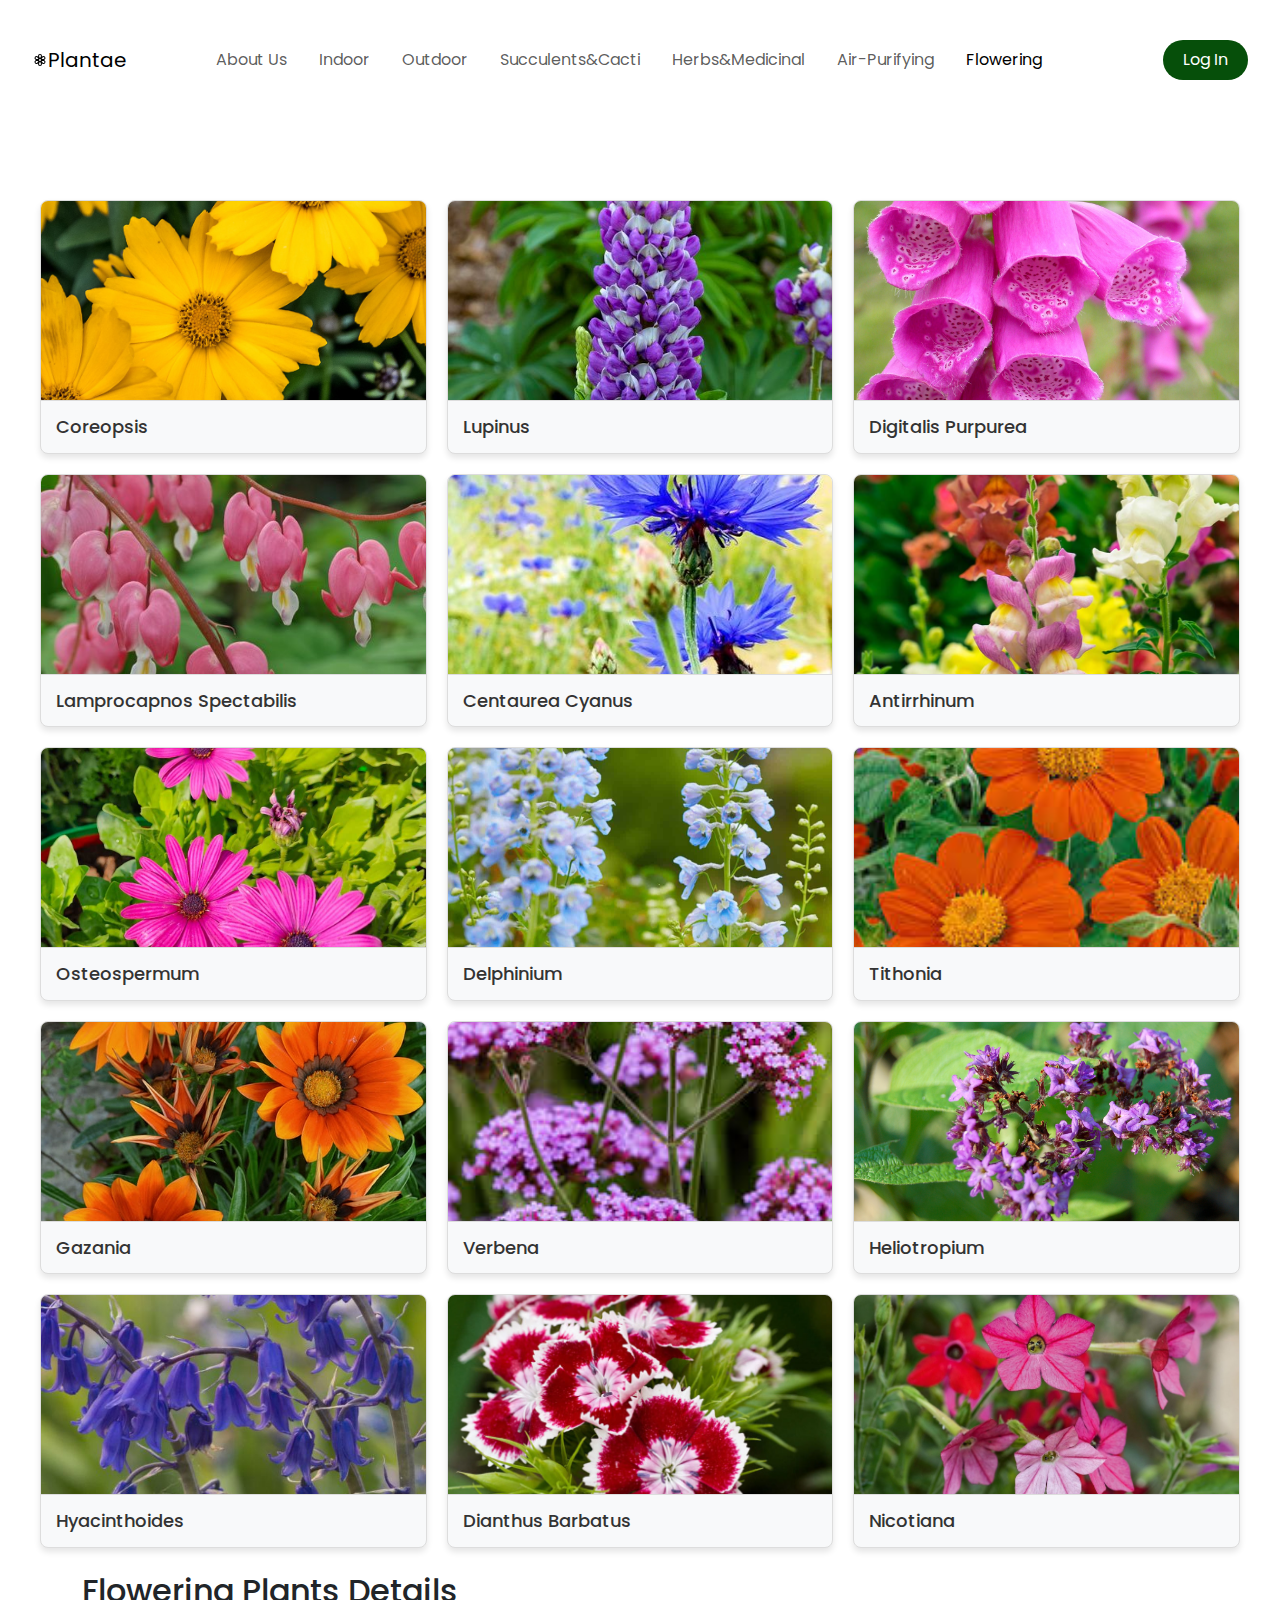
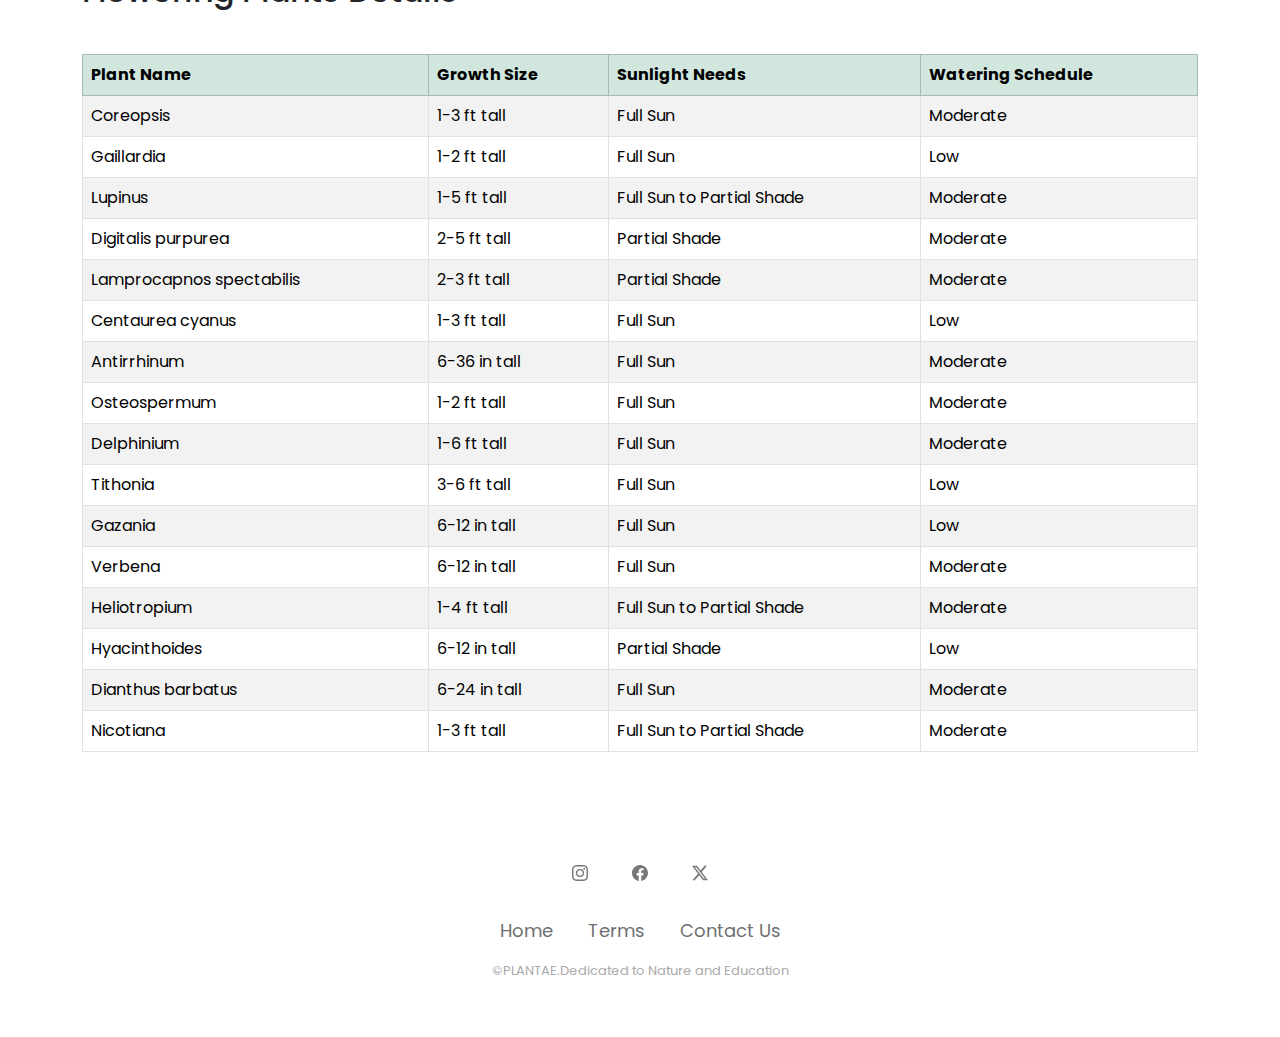
<file: html/flowering.html>
<!DOCTYPE html>
<html lang="en">
<head>
    <meta charset="UTF-8">
    <meta name="viewport" content="width=device-width, initial-scale=1.0">
    <title>Flowering - Plantae</title>
    <link rel="stylesheet" href="../css/style.css">
    <script src="../js/script.js" defer></script>
    <link href="https://cdn.jsdelivr.net/npm/bootstrap@5.3.3/dist/css/bootstrap.min.css" rel="stylesheet" integrity="sha384-QWTKZyjpPEjISv5WaRU9OFeRpok6YctnYmDr5pNlyT2bRjXh0JMhjY6hW+ALEwIH" crossorigin="anonymous">
    <script src="https://cdn.jsdelivr.net/npm/bootstrap@5.3.3/dist/js/bootstrap.bundle.min.js" integrity="sha384-YvpcrYf0tY3lHB60NNkmXc5s9fDVZLESaAA55NDzOxhy9GkcIdslK1eN7N6jIeHz" crossorigin="anonymous"></script>
</head>
<body id="plantae">
    <nav class="navbar navbar-expand-lg fixed-top">
        <div class="container-fluid">
          <a class="navbar-brand me-auto d-flex align-items-center" href="../index.html">
            <svg xmlns="http://www.w3.org/2000/svg" width="16" height="16" fill="currentColor" class="bi bi-flower3" viewBox="0 0 16 16">
              <path d="M11.424 8c.437-.052.811-.136 1.04-.268a2 2 0 0 0-2-3.464c-.229.132-.489.414-.752.767C9.886 4.63 10 4.264 10 4a2 2 0 1 0-4 0c0 .264.114.63.288 1.035-.263-.353-.523-.635-.752-.767a2 2 0 0 0-2 3.464c.229.132.603.216 1.04.268-.437.052-.811.136-1.04.268a2 2 0 1 0 2 3.464c.229-.132.489-.414.752-.767C6.114 11.37 6 11.736 6 12a2 2 0 1 0 4 0c0-.264-.114-.63-.288-1.035.263.353.523.635.752.767a2 2 0 1 0 2-3.464c-.229-.132-.603-.216-1.04-.268M9 4a2 2 0 0 1-.045.205q-.059.2-.183.484a13 13 0 0 1-.637 1.223L8 6.142l-.135-.23a13 13 0 0 1-.637-1.223 4 4 0 0 1-.183-.484A2 2 0 0 1 7 4a1 1 0 1 1 2 0M3.67 5.5a1 1 0 0 1 1.366-.366 2 2 0 0 1 .156.142q.142.15.326.4c.245.333.502.747.742 1.163l.13.232-.265.002a13 13 0 0 1-1.379-.06 4 4 0 0 1-.51-.083 2 2 0 0 1-.2-.064A1 1 0 0 1 3.67 5.5m1.366 5.366a1 1 0 0 1-1-1.732l.047-.02q.055-.02.153-.044.202-.048.51-.083a13 13 0 0 1 1.379-.06q.135 0 .266.002l-.131.232c-.24.416-.497.83-.742 1.163a4 4 0 0 1-.327.4 2 2 0 0 1-.155.142M9 12a1 1 0 0 1-2 0 2 2 0 0 1 .045-.206q.058-.198.183-.483c.166-.378.396-.808.637-1.223L8 9.858l.135.23c.241.415.47.845.637 1.223q.124.285.183.484A1.3 1.3 0 0 1 9 12m3.33-6.5a1 1 0 0 1-.366 1.366 2 2 0 0 1-.2.064q-.202.048-.51.083c-.412.045-.898.061-1.379.06q-.135 0-.266-.002l.131-.232c.24-.416.497-.83.742-1.163a4 4 0 0 1 .327-.4q.07-.074.114-.11l.041-.032a1 1 0 0 1 1.366.366m-1.366 5.366a2 2 0 0 1-.155-.141 4 4 0 0 1-.327-.4A13 13 0 0 1 9.74 9.16l-.13-.232.265-.002c.48-.001.967.015 1.379.06q.308.035.51.083.098.024.153.044l.048.02a1 1 0 1 1-1 1.732zM8 9a1 1 0 1 1 0-2 1 1 0 0 1 0 2"/>
            </svg>
            Plantae</a>
          <div class="offcanvas offcanvas-end" tabindex="-1" id="offcanvasNavbar" aria-labelledby="offcanvasNavbarLabel">
            <div class="offcanvas-header">
              <h5 class="offcanvas-title" id="offcanvasNavbarLabel">Plantae</h5>
              <button type="button" class="btn-close" data-bs-dismiss="offcanvas" aria-label="Close"></button>
            </div>
            <div class="offcanvas-body">
              <ul class="navbar-nav justify-content-center flex-grow-1 pe-3">
                <li class="nav-item">
                  <a class="nav-link mx-lg-2" href="aboutus.html">About Us</a>
                </li>
                <li class="nav-item">
                  <a class="nav-link mx-lg-2" href="indoorplants.html">Indoor</a>
                </li>
                <li class="nav-item">
                  <a class="nav-link mx-lg-2" href="outdoorplants.html">Outdoor</a>
                </li>
                <li class="nav-item">
                  <a class="nav-link mx-lg-2" href="suculentsandcacti.html">Succulents&Cacti</a>
                </li>
                <li class="nav-item">
                  <a class="nav-link mx-lg-2" href="herbsandmedicinal.html">Herbs&Medicinal</a>
                </li>
                <li class="nav-item">
                  <a class="nav-link mx-lg-2" href="airpurifying.html">Air-Purifying</a>
                </li>
                <li class="nav-item">
                  <a class="nav-link active mx-lg-2" aria-current="page" href="flowering.html">Flowering</a>
                </li>
              </ul>
            </div>
          </div>
          <a class="navbar-brand" href="#"></a>
        <button class="navbar-toggler" type="button" data-bs-toggle="offcanvas" data-bs-target="#offcanvasNavbar" aria-controls="offcanvasNavbar" aria-label="Toggle navigation">
          <span class="navbar-toggler-icon"></span>
        </button>
          <label for="toggleLoginForm" class="dh-login-button">Log In</label>
      <input type="checkbox" id="toggleLoginForm" hidden>
      <div class="dh-login-form-container">
          <form action="your-login-script.php" method="POST">
          <div class="dh-email">
            <label for="email" class="dh-form-label">Email Address</label>
            <input type="email" class="dh-form-control" id="email" name="email" required>
          </div>
          <div class="dh-password">
            <label for="password" class="dh-form-label">Password</label>
            <input type="password" class="dh-form-control" id="password" name="password" required>
          </div>
          <div class="dh-form-check">
            <input type="checkbox" class="form-check-input" id="rememberMe">
            <label class="form-check-label" for="rememberMe">Remember Me</label>
          </div>
          <button type="submit" class="btn btn-primary">Log In</button>
        </form>
      </div>
      </nav>   
      <section class="dh-plants">
        <div class="dh-plant-item">
            <img src="../images/coreopsis.jpg" alt="coreopsis">
            <h2 class="dh-plant-title">Coreopsis</h2>
            <p class="dh-plant-description">Plants in the coreopsis species have a moderate growth rate and are best planted in the spring after all risk of frost has passed. This hardy plant's perennial varieties grow in USDA zones 2 through 8, dying back after frost and returning in the spring; in the coldest zones, add a few inches of mulch to protect its underground roots. Annual varieties will start blooming in early summer and repeat bloom periodically through the fall, while perennial varieties will begin blooming the second year after planting from seed.</p>
        </div>
        <div class="dh-plant-item">
            <img src="../images/lupinus.jpg" alt="lupinus">
            <h2 class="dh-plant-title">Lupinus</h2>
            <p class="dh-plant-description">The lupine flower, also known as lupin or bluebonnet, looks like a wildflower, but it is a fast-growing legume in the pea family that just happens to have a tall, showy spire of colorful blooms that are typically purple.This low-maintenance plant grows best in northern climates with cooler summers and requires a daily six hours of full sunlight, weekly watering, and soil on the acidic side. These vividly colored flowers are also deer-resistant and beneficial to pollinators like bees and butterflies. The plant is toxic to humans and animals.</p>
        </div>
        <div class="dh-plant-item">
            <img src="../images/digitalis-purpurea.jpg" alt="digitalis purpurea">
            <h2 class="dh-plant-title">Digitalis Purpurea</h2>
            <p class="dh-plant-description">Digitalis purpurea is a native European foxglove woodland plant with spikes of tubular purple flowers with a spotted throat. However its cultivars appear in many guises, some dwarf and others very tall, with flowers in shades of pink, purple white and red, while other species contribute yellow or rusty brown shades to the range. It's a popular biennial for a shady spot and looks fantastic when grown en masse at the back of a border. Its blooms are extremely attractive to bumblebees. Digitalis purpurea self-seeds freely and will quickly naturalise in the garden.Digitalis ‘Purpurea’ is known for attracting bees and butterflies/moths. It is a caterpillar food plant and has nectar/pollen rich flowers.</p>
        </div>
        <div class="dh-plant-item">
            <img src="../images/lamprocapnos-spectabilis.jpg" alt="lamprocapnos spectabilis">
            <h2 class="dh-plant-title">Lamprocapnos Spectabilis</h2>
            <p class="dh-plant-description">Formerly known as Dicentra spectablilis, bleeding heart, Lamprocapnos spectabilis, is a Chinese plant bearing pink-red, heart-shaped flowers with white tips, which hang from arching flower stems in late spring to early summer. Although it grows in light shade and looks good growing in clumps amongst shrubs, it often does even better in a sunny border, provided the soil stays sufficiently moist.Lamprocapnos ‘Spectabilis’ can be toxic.</p>
        </div>
        <div class="dh-plant-item">
            <img src="../images/centaurea-cyanus.jpg" alt="centaurea cyanus">
            <h2 class="dh-plant-title">Centaurea Cyanus</h2>
            <p class="dh-plant-description">The annual blue cornflower, Centaurea cyanus, is a slender plant bearing pretty flowers in rich shades of blue. It's commonly used in pictorial and annual meadow schemes, and makes an excellent cut flower. Cultivars of the species may have red, pink, and white flowers.Centaurea ‘Cyanus’ is known for attracting bees, birds and other pollinators. It has nectar/pollen rich flowers and has seeds for birds.</p>
        </div>
        <div class="dh-plant-item">
            <img src="../images/antirrhinum.jpg" alt="antirrhinum">
            <h2 class="dh-plant-title">Antirrhinum</h2>
            <p class="dh-plant-description">Commonly known as snapdragons, these are easy-to-grow, old-fashioned cottage garden plants, beloved by children and bees. They come in a range of different colours and heights, and therefore can be grown in a variety of situations.Attractive to wildlife, they have a long flowering period, from June until October. Taller cultivars make good cut flowers and last well over a week in water.</p>
        </div>
        <div class="dh-plant-item">
            <img src="../images/osteospermum.jpg" alt="osteospermum">
            <h2 class="dh-plant-title">Osteospermum</h2>
            <p class="dh-plant-description">Osteospermum, otherwise known as the Cape or African daisy, is a brilliant choice for long-lasting, colourful blooms through the summer and into autumn.Often used as a front of border plant in milder parts of the country, or annual bedding, osteospermums also make great container plants. There are many colours and named cultivars to choose from and the vibrant daisy flowers are good for attracting pollinators.</p>
        </div>
        <div class="dh-plant-item">
            <img src="../images/delphinium.jpg" alt="delphinium">
            <h2 class="dh-plant-title">Delphinium</h2>
            <p class="dh-plant-description">Delphinium is a genus in the Ranunculaceae family. (They’re often confused with larkspur, but these are different plant species.) There are more than 300 delphinium species, so there is quite a variety of heights, from dwarf hybrids to 6-foot tall beauties, so they can be planted in the front, middle, or back of a perennial border.Most delphiniums are short-lived perennials, lasting 2 or 3 years in the garden. Some varieties will bloom throughout the entire summer if the plants are cut back regularly.</p>
        </div>
        <div class="dh-plant-item">
            <img src="../images/tithonia.jpg" alt="tithonia">
            <h2 class="dh-plant-title">Tithonia</h2>
            <p class="dh-plant-description">Though not as commonly grown as some summer bedding plants such as petunias or marigolds, the Mexican sunflower, Tithonia rotundifolia, is a useful plant for adding height to displays, standing up to 1.8m tall. The bright orange flowers appear from late summer to early autumn and last well when cut for the vase.Tithonia ‘Rotundifolia’ is known for attracting bees, beneficial insects and other pollinators. It has nectar/pollen rich flowers.</p>
        </div>
        <div class="dh-plant-item">
            <img src="../images/gazania.jpg" alt="gazania">
            <h2 class="dh-plant-title">Gazania</h2>
            <p class="dh-plant-description">Gazanias, also known as treasure flowers for their jewel bright blooms, are fantastic for bringing colour to patios and sunny borders. They're either grown as annuals or as spreading, evergreen perennial plants. The daisy-type flowers love sunshine and if they don't get enough of it, will close up. The blooms come in shades of rose, red, pink, bronze, gold and orange and are set off by the cool green foliage.Gazanias are generally pest and disease free when grown outdoors. Look out for aphids when brought indoors overwinter.</p>
        </div>
        <div class="dh-plant-item">
            <img src="../images/verbena.jpg" alt="verbena">
            <h2 class="dh-plant-title">Verbena</h2>
            <p class="dh-plant-description">Verbena plants, also called vervain, are commonly grown as annual hybrid flower bed plants and low trailers with dark green elongated leaves with toothed edges. Historically, verbena has been used in traditional medicine and as an essential oil for its lemony scent and taste. Although verbena is edible by humans, it isn't very tasty and is mainly used as an herb.They are moderately fast-growing plants that will bloom by mid-summer from seeds started indoors in winter; potted plants will grow to full size in a few weeks. Some types, like lemon verbena, are toxic to cats, dogs, and horses.</p>
        </div>
        <div class="dh-plant-item">
            <img src="../images/heliotropium.jpg" alt="heliotropium">
            <h2 class="dh-plant-title">Heliotropium</h2>
            <p class="dh-plant-description">Heliotrope is a genus of half-hardy perennials which are usually grown as annuals but may be grown as perennial in zones 9 and 10. It is grown both for the attractive clusters of small flowers, which can be, blue, purple, or white, and have a delicate vanilla-almond fragrance. The older varieties are more fragrant.It is found naturally in forests or wet areas. Heliotrope can be grown outdoors in moist, well-drained soil in full sun or indoors in a well-lighted area with some protection from the afternoon sun.</p>
        </div>
        <div class="dh-plant-item">
            <img src="../images/hyacinthoides.jpg" alt="hyacinthoides">
            <h2 class="dh-plant-title">Hyacinthoides</h2>
            <p class="dh-plant-description">Our familiar native fragrant bluebell, Hyacinthoides non-scripta, bears stout spikes of bell-shaped, blue flowers in April and May. It's perfect for naturalising in a partly shaded woodland garden or beneath deciduous trees. Bluebells quickly grow to form large clumps, reminiscent of woodland in springtime. It can be told apart from the Spanish bluebell, Hyacinthoides hispanica, by its darker flowers, nodding flower stems, white pollen and narrow, recurved foliage.</p>
        </div>
        <div class="dh-plant-item">
            <img src="../images/dianthus-barbatus.jpg" alt="dianthus barbatus">
            <h2 class="dh-plant-title">Dianthus Barbatus</h2>
            <p class="dh-plant-description">Sweet William (Dianthus barbatus) is an herbaceous perennial or biennial that is often planted as an annual flower. It is a very slow-growing plant that will eventually reach a height of about 2 feet. The flowering plant, with average pointed green leaves, produces blooms in vibrant shades that attract pollinators like butterflies, bees, and hummingbirds.This plant does best in full sun and is best suited for use in cottage gardens, perennial beds, or containers.</p>
        </div>
        <div class="dh-plant-item">
            <img src="../images/nicotiana.jpg" alt="nicotiana">
            <h2 class="dh-plant-title">Nicotiana</h2>
            <p class="dh-plant-description">Nicotiana is native of America (mostly the tropics), Pacific Islands, Namibia and Australia and the plants' season is summer into autumn. Although they may flower year-round when grown in a heated greenhouse.Nicotiana's can grow up to 1.5m and they are best grown as half-hardy annuals in a warm sunny position, and in moist and rich, free-draining soil.</p>
        </div>
      </section>
      <div class="container my-4">
        <h2 class="text-center mb-4">Flowering Plants Details</h2>
        <div class="table-responsive">
            <table class="table table-bordered table-striped table-hover">
              <thead class="table-success">
                <tr>
                  <th scope="col">Plant Name</th>
                  <th scope="col">Growth Size</th>
                  <th scope="col">Sunlight Needs</th>
                  <th scope="col">Watering Schedule</th>
                </tr>
              </thead>
              <tbody>
                <tr>
                  <td>Coreopsis</td>
                  <td>1-3 ft tall</td>
                  <td>Full Sun</td>
                  <td>Moderate</td>
                </tr>
                <tr>
                  <td>Gaillardia</td>
                  <td>1-2 ft tall</td>
                  <td>Full Sun</td>
                  <td>Low</td>
                </tr>
                <tr>
                  <td>Lupinus</td>
                  <td>1-5 ft tall</td>
                  <td>Full Sun to Partial Shade</td>
                  <td>Moderate</td>
                </tr>
                <tr>
                  <td>Digitalis purpurea</td>
                  <td>2-5 ft tall</td>
                  <td>Partial Shade</td>
                  <td>Moderate</td>
                </tr>
                <tr>
                  <td>Lamprocapnos spectabilis</td>
                  <td>2-3 ft tall</td>
                  <td>Partial Shade</td>
                  <td>Moderate</td>
                </tr>
                <tr>
                  <td>Centaurea cyanus</td>
                  <td>1-3 ft tall</td>
                  <td>Full Sun</td>
                  <td>Low</td>
                </tr>
                <tr>
                  <td>Antirrhinum</td>
                  <td>6-36 in tall</td>
                  <td>Full Sun</td>
                  <td>Moderate</td>
                </tr>
                <tr>
                  <td>Osteospermum</td>
                  <td>1-2 ft tall</td>
                  <td>Full Sun</td>
                  <td>Moderate</td>
                </tr>
                <tr>
                  <td>Delphinium</td>
                  <td>1-6 ft tall</td>
                  <td>Full Sun</td>
                  <td>Moderate</td>
                </tr>
                <tr>
                  <td>Tithonia</td>
                  <td>3-6 ft tall</td>
                  <td>Full Sun</td>
                  <td>Low</td>
                </tr>
                <tr>
                  <td>Gazania</td>
                  <td>6-12 in tall</td>
                  <td>Full Sun</td>
                  <td>Low</td>
                </tr>
                <tr>
                  <td>Verbena</td>
                  <td>6-12 in tall</td>
                  <td>Full Sun</td>
                  <td>Moderate</td>
                </tr>
                <tr>
                  <td>Heliotropium</td>
                  <td>1-4 ft tall</td>
                  <td>Full Sun to Partial Shade</td>
                  <td>Moderate</td>
                </tr>
                <tr>
                  <td>Hyacinthoides</td>
                  <td>6-12 in tall</td>
                  <td>Partial Shade</td>
                  <td>Low</td>
                </tr>
                <tr>
                  <td>Dianthus barbatus</td>
                  <td>6-24 in tall</td>
                  <td>Full Sun</td>
                  <td>Moderate</td>
                </tr>
                <tr>
                  <td>Nicotiana</td>
                  <td>1-3 ft tall</td>
                  <td>Full Sun to Partial Shade</td>
                  <td>Moderate</td>
                </tr>
              </tbody>
            </table>
        </div>
    </div>
      <footer>
        <div class="dh-social">
          <a class="dh-socilanet-item"href="https://www.instagram.com/" target="_blank"><svg xmlns="http://www.w3.org/2000/svg" width="16" height="16" fill="currentColor" class="bi bi-instagram" viewBox="0 0 16 16">
            <path d="M8 0C5.829 0 5.556.01 4.703.048 3.85.088 3.269.222 2.76.42a3.9 3.9 0 0 0-1.417.923A3.9 3.9 0 0 0 .42 2.76C.222 3.268.087 3.85.048 4.7.01 5.555 0 5.827 0 8.001c0 2.172.01 2.444.048 3.297.04.852.174 1.433.372 1.942.205.526.478.972.923 1.417.444.445.89.719 1.416.923.51.198 1.09.333 1.942.372C5.555 15.99 5.827 16 8 16s2.444-.01 3.298-.048c.851-.04 1.434-.174 1.943-.372a3.9 3.9 0 0 0 1.416-.923c.445-.445.718-.891.923-1.417.197-.509.332-1.09.372-1.942C15.99 10.445 16 10.173 16 8s-.01-2.445-.048-3.299c-.04-.851-.175-1.433-.372-1.941a3.9 3.9 0 0 0-.923-1.417A3.9 3.9 0 0 0 13.24.42c-.51-.198-1.092-.333-1.943-.372C10.443.01 10.172 0 7.998 0zm-.717 1.442h.718c2.136 0 2.389.007 3.232.046.78.035 1.204.166 1.486.275.373.145.64.319.92.599s.453.546.598.92c.11.281.24.705.275 1.485.039.843.047 1.096.047 3.231s-.008 2.389-.047 3.232c-.035.78-.166 1.203-.275 1.485a2.5 2.5 0 0 1-.599.919c-.28.28-.546.453-.92.598-.28.11-.704.24-1.485.276-.843.038-1.096.047-3.232.047s-2.39-.009-3.233-.047c-.78-.036-1.203-.166-1.485-.276a2.5 2.5 0 0 1-.92-.598 2.5 2.5 0 0 1-.6-.92c-.109-.281-.24-.705-.275-1.485-.038-.843-.046-1.096-.046-3.233s.008-2.388.046-3.231c.036-.78.166-1.204.276-1.486.145-.373.319-.64.599-.92s.546-.453.92-.598c.282-.11.705-.24 1.485-.276.738-.034 1.024-.044 2.515-.045zm4.988 1.328a.96.96 0 1 0 0 1.92.96.96 0 0 0 0-1.92m-4.27 1.122a4.109 4.109 0 1 0 0 8.217 4.109 4.109 0 0 0 0-8.217m0 1.441a2.667 2.667 0 1 1 0 5.334 2.667 2.667 0 0 1 0-5.334"/>
          </svg></a>
          <a class="dh-socilanet-item"href="https://www.facebook.com/" target="_blank"><svg xmlns="http://www.w3.org/2000/svg" width="16" height="16" fill="currentColor" class="bi bi-facebook" viewBox="0 0 16 16">
            <path d="M16 8.049c0-4.446-3.582-8.05-8-8.05C3.58 0-.002 3.603-.002 8.05c0 4.017 2.926 7.347 6.75 7.951v-5.625h-2.03V8.05H6.75V6.275c0-2.017 1.195-3.131 3.022-3.131.876 0 1.791.157 1.791.157v1.98h-1.009c-.993 0-1.303.621-1.303 1.258v1.51h2.218l-.354 2.326H9.25V16c3.824-.604 6.75-3.934 6.75-7.951"/>
          </svg></a>
          <a class="dh-socilanet-item"href="https://x.com/" target="_blank"><svg xmlns="http://www.w3.org/2000/svg" width="16" height="16" fill="currentColor" class="bi bi-twitter-x" viewBox="0 0 16 16">
            <path d="M12.6.75h2.454l-5.36 6.142L16 15.25h-4.937l-3.867-5.07-4.425 5.07H.316l5.733-6.57L0 .75h5.063l3.495 4.633L12.601.75Zm-.86 13.028h1.36L4.323 2.145H2.865z"/>
          </svg></a>
        </div>
        <ul class="dh-footer-list">
          <li class="dh-footer-listitem">
            <a class="dh-footer-listitema" href="../index.html">Home</a>
          </li>
          <li class="dh-footer-listitem">
            <a class="dh-footer-listitema" href="termsandconditions.html" target="_blank">Terms</a>
          </li>
          <li class="dh-footer-listitem">
            <a class="dh-footer-listitema" href="contactus.html">Contact Us</a>
          </li>
        </ul>
        <p class="dh-copyright">
          &copy;PLANTAE.Dedicated to Nature and Education
        </p>
      </footer>
</body>
</html>
</file>
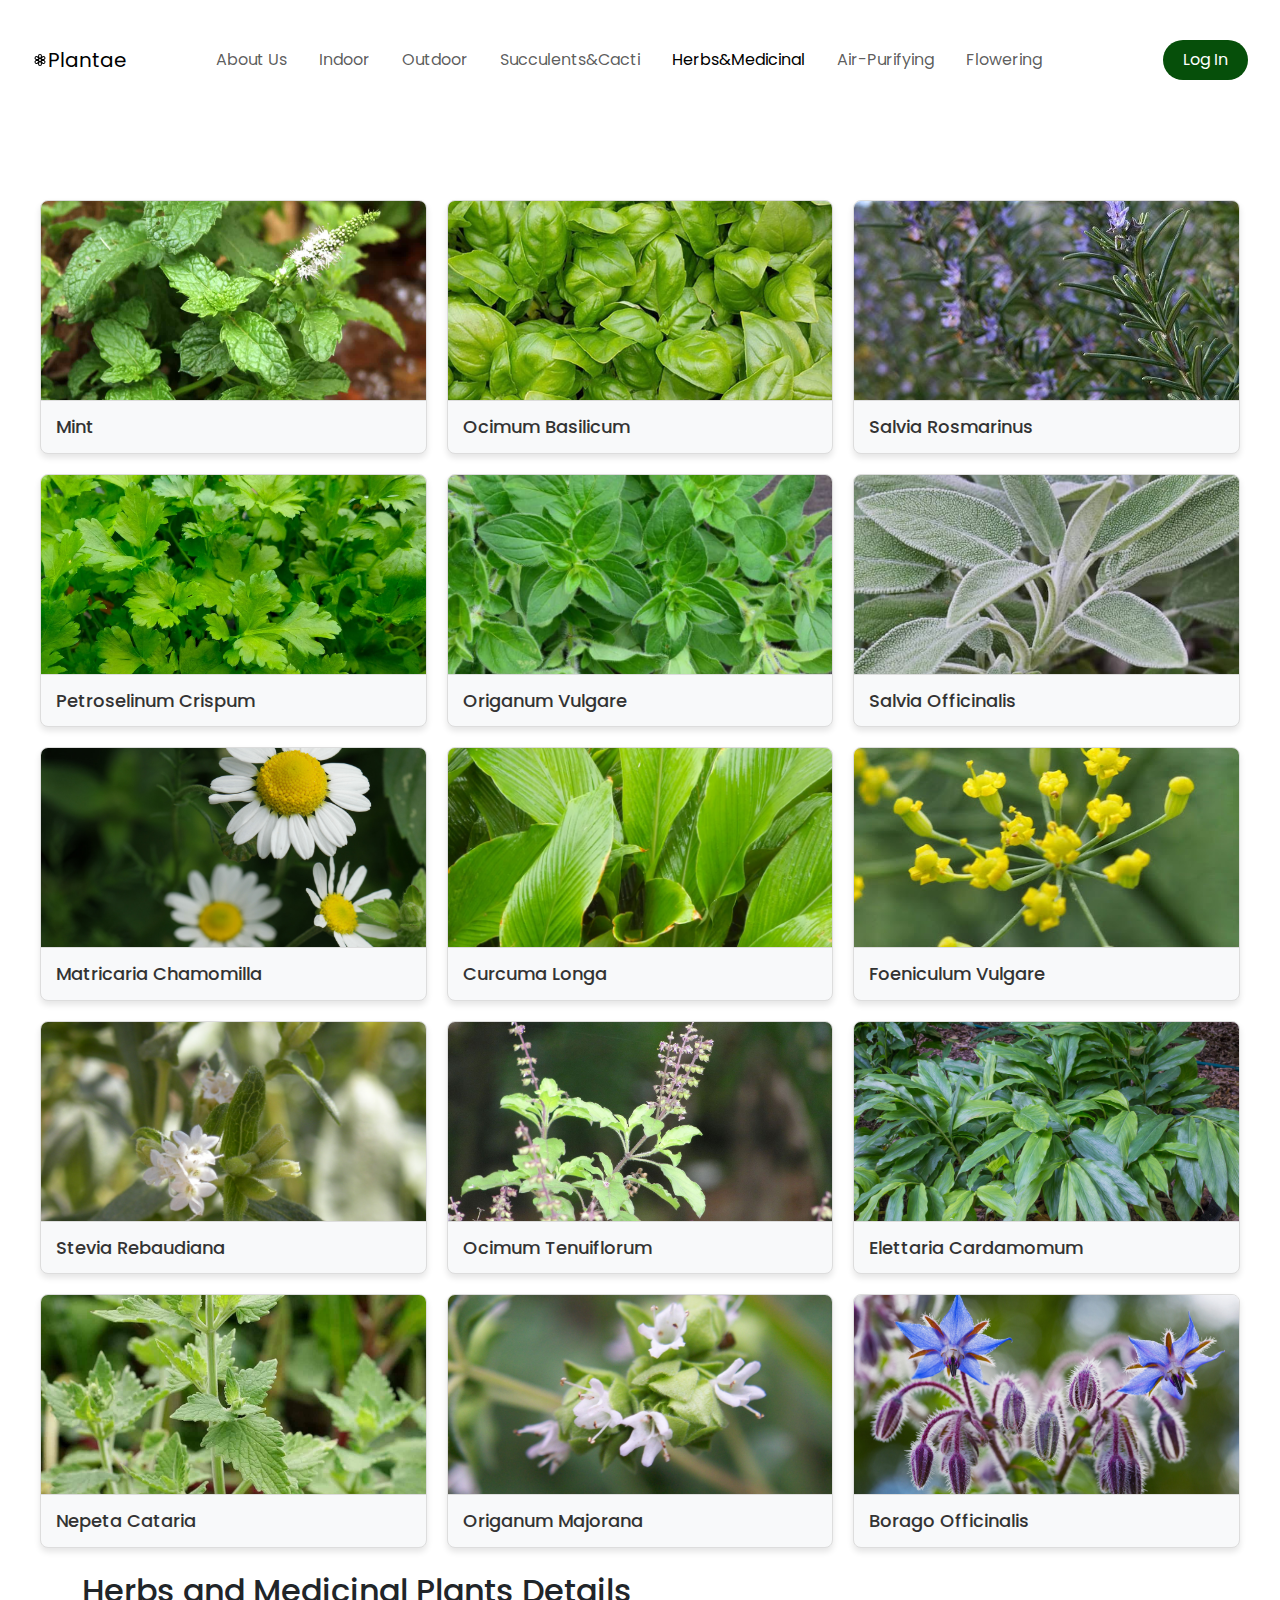
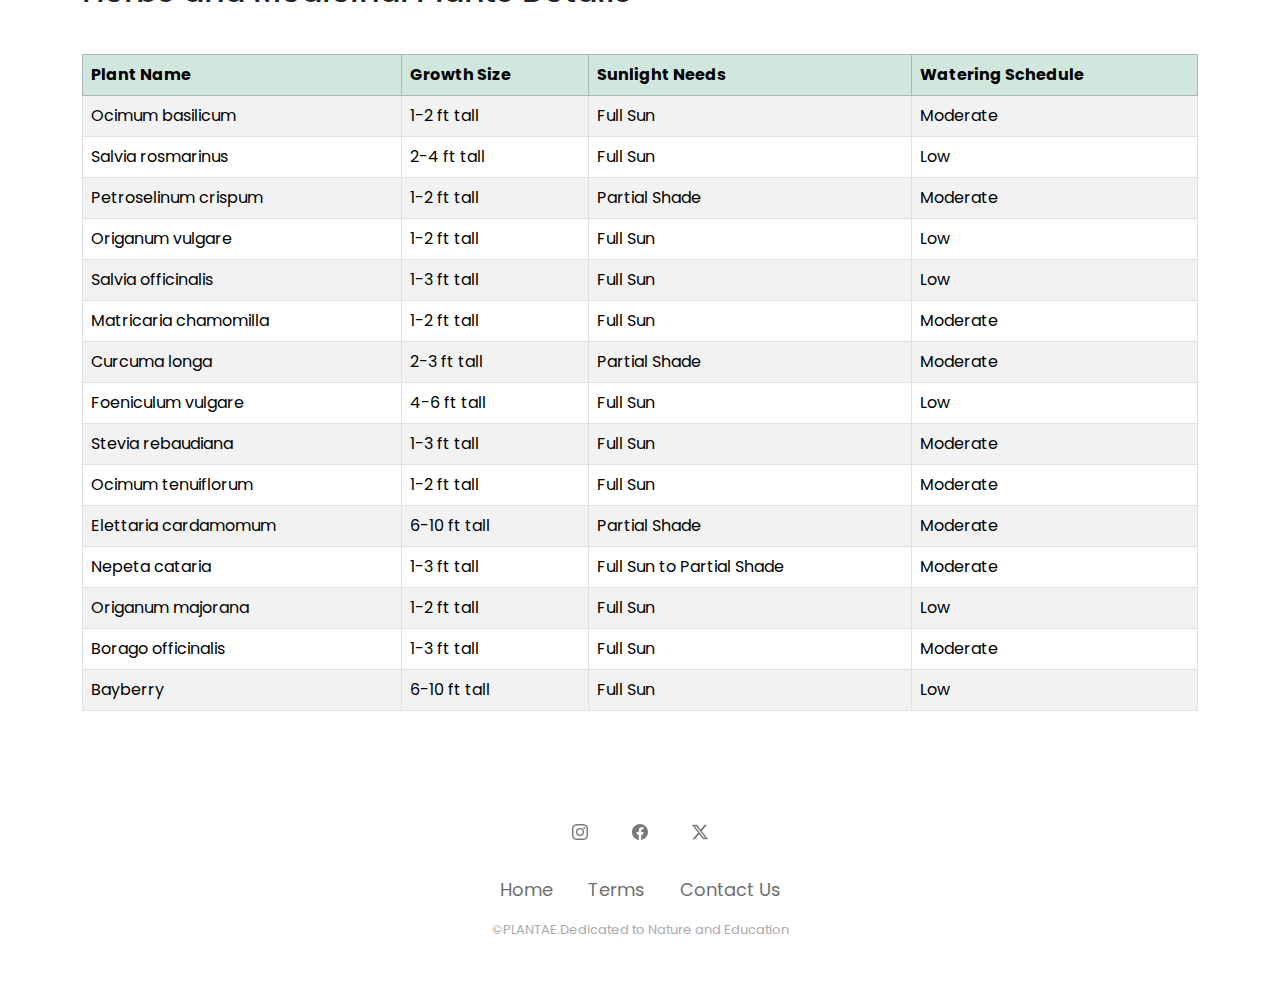
<file: html/herbsandmedicinal.html>
<!DOCTYPE html>
<html lang="en">
<head>
    <meta charset="UTF-8">
    <meta name="viewport" content="width=device-width, initial-scale=1.0">
    <title>Herbs and Medicinal Plants-Plantae</title>
    <link rel="stylesheet" href="../css/style.css">
    <script src="../js/script.js" defer></script>
    <link href="https://cdn.jsdelivr.net/npm/bootstrap@5.3.3/dist/css/bootstrap.min.css" rel="stylesheet" integrity="sha384-QWTKZyjpPEjISv5WaRU9OFeRpok6YctnYmDr5pNlyT2bRjXh0JMhjY6hW+ALEwIH" crossorigin="anonymous">
    <script src="https://cdn.jsdelivr.net/npm/bootstrap@5.3.3/dist/js/bootstrap.bundle.min.js" integrity="sha384-YvpcrYf0tY3lHB60NNkmXc5s9fDVZLESaAA55NDzOxhy9GkcIdslK1eN7N6jIeHz" crossorigin="anonymous"></script>
</head>
<body id="plantae">
    <nav class="navbar navbar-expand-lg fixed-top">
        <div class="container-fluid">
          <a class="navbar-brand me-auto d-flex align-items-center" href="../index.html">
            <svg xmlns="http://www.w3.org/2000/svg" width="16" height="16" fill="currentColor" class="bi bi-flower3" viewBox="0 0 16 16">
              <path d="M11.424 8c.437-.052.811-.136 1.04-.268a2 2 0 0 0-2-3.464c-.229.132-.489.414-.752.767C9.886 4.63 10 4.264 10 4a2 2 0 1 0-4 0c0 .264.114.63.288 1.035-.263-.353-.523-.635-.752-.767a2 2 0 0 0-2 3.464c.229.132.603.216 1.04.268-.437.052-.811.136-1.04.268a2 2 0 1 0 2 3.464c.229-.132.489-.414.752-.767C6.114 11.37 6 11.736 6 12a2 2 0 1 0 4 0c0-.264-.114-.63-.288-1.035.263.353.523.635.752.767a2 2 0 1 0 2-3.464c-.229-.132-.603-.216-1.04-.268M9 4a2 2 0 0 1-.045.205q-.059.2-.183.484a13 13 0 0 1-.637 1.223L8 6.142l-.135-.23a13 13 0 0 1-.637-1.223 4 4 0 0 1-.183-.484A2 2 0 0 1 7 4a1 1 0 1 1 2 0M3.67 5.5a1 1 0 0 1 1.366-.366 2 2 0 0 1 .156.142q.142.15.326.4c.245.333.502.747.742 1.163l.13.232-.265.002a13 13 0 0 1-1.379-.06 4 4 0 0 1-.51-.083 2 2 0 0 1-.2-.064A1 1 0 0 1 3.67 5.5m1.366 5.366a1 1 0 0 1-1-1.732l.047-.02q.055-.02.153-.044.202-.048.51-.083a13 13 0 0 1 1.379-.06q.135 0 .266.002l-.131.232c-.24.416-.497.83-.742 1.163a4 4 0 0 1-.327.4 2 2 0 0 1-.155.142M9 12a1 1 0 0 1-2 0 2 2 0 0 1 .045-.206q.058-.198.183-.483c.166-.378.396-.808.637-1.223L8 9.858l.135.23c.241.415.47.845.637 1.223q.124.285.183.484A1.3 1.3 0 0 1 9 12m3.33-6.5a1 1 0 0 1-.366 1.366 2 2 0 0 1-.2.064q-.202.048-.51.083c-.412.045-.898.061-1.379.06q-.135 0-.266-.002l.131-.232c.24-.416.497-.83.742-1.163a4 4 0 0 1 .327-.4q.07-.074.114-.11l.041-.032a1 1 0 0 1 1.366.366m-1.366 5.366a2 2 0 0 1-.155-.141 4 4 0 0 1-.327-.4A13 13 0 0 1 9.74 9.16l-.13-.232.265-.002c.48-.001.967.015 1.379.06q.308.035.51.083.098.024.153.044l.048.02a1 1 0 1 1-1 1.732zM8 9a1 1 0 1 1 0-2 1 1 0 0 1 0 2"/>
            </svg>
            Plantae</a>
          <div class="offcanvas offcanvas-end" tabindex="-1" id="offcanvasNavbar" aria-labelledby="offcanvasNavbarLabel">
            <div class="offcanvas-header">
              <h5 class="offcanvas-title" id="offcanvasNavbarLabel">Plantae</h5>
              <button type="button" class="btn-close" data-bs-dismiss="offcanvas" aria-label="Close">
              </button>
            </div>
            <div class="offcanvas-body">
              <ul class="navbar-nav justify-content-center flex-grow-1 pe-3">
                <li class="nav-item">
                  <a class="nav-link mx-lg-2" href="aboutus.html">About Us</a>
                </li>
                <li class="nav-item">
                  <a class="nav-link mx-lg-2" href="indoorplants.html">Indoor</a>
                </li>
                <li class="nav-item">
                  <a class="nav-link mx-lg-2" href="outdoorplants.html">Outdoor</a>
                </li>
                <li class="nav-item">
                  <a class="nav-link mx-lg-2" href="suculentsandcacti.html">Succulents&Cacti</a>
                </li>
                <li class="nav-item">
                  <a class="nav-link active mx-lg-2" aria-current="page" href="herbsandmedicinal.html">Herbs&Medicinal</a>
                </li>
                <li class="nav-item">
                  <a class="nav-link mx-lg-2" href="airpurifying.html">Air-Purifying</a>
                </li>
                <li class="nav-item">
                  <a class="nav-link mx-lg-2" href="flowering.html">Flowering</a>
                </li>
              </ul>
            </div>
          </div>
          <a class="navbar-brand" href="#"></a>
          <button class="navbar-toggler" type="button" data-bs-toggle="offcanvas" data-bs-target="#offcanvasNavbar" aria-controls="offcanvasNavbar" aria-label="Toggle navigation">
              <span class="navbar-toggler-icon"></span>
          </button>
          <label for="toggleLoginForm" class="dh-login-button">Log In</label>
          <input type="checkbox" id="toggleLoginForm" hidden>
            <div class="dh-login-form-container">
                <form action="your-login-script.php" method="POST">
                    <div class="dh-email">
                        <label for="email" class="dh-form-label">Email Address</label>
                        <input type="email" class="dh-form-control" id="email" name="email" required>
                    </div>
                    <div class="dh-password">
                        <label for="password" class="dh-form-label">Password</label>
                        <input type="password" class="dh-form-control" id="password" name="password" required>
                    </div>
                    <div class="dh-form-check">
                        <label class="form-check-label" for="rememberMe">Remember Me</label>
                        <input type="checkbox" class="form-check-input" id="rememberMe">
                    </div>
                    <button type="submit" class="btn btn-primary">Log In</button>
                </form>
            </div>
        </nav>  
      <main class="dh-plants">
        <div class="dh-plant-item">
            <img src="../images/mint.jpg" alt="mint">
            <h2 class="dh-plant-title">Mint</h2>
            <p class="dh-plant-description">Mint is easy to grow and there are many different types, offering an array of exciting and unusual flavours, from traditional peppermint to lime mint or chocolate mint and many more. Mint thrives in most soil types, in sun or light shade, and usually forms large leafy clumps up to 1m (3.3ft) tall and wide.You can use mint in all kinds of dishes, including salads, sauces, pesto and desserts. You can scatter it over buttered new potatoes or peas, add it to ice creams, smoothies and cocktails, or make it into tea.</p>
        </div>
        <div class="dh-plant-item">
            <img src="../images/ocimum-basilicum.jpg" alt="ocium basilicum">
            <h2 class="dh-plant-title">Ocimum Basilicum</h2>
            <p class="dh-plant-description">Originating in tropical Asia, sweet basil is the classic culinary herb of Mediterranean and Southeast Asian cuisines. Many cultivars exist, selected for fragrance, flavor, color and size. Widely cultivated commercially and in kitchen gardens, sweet basil may occasionally escape, though it is likely ephemeral near sites of cultivation.Basil also has many medicinal uses, including as an anti-inflammatory to help with general pain and digestive disorders. It also contains antibacterial properties that can be used to help with wounds and infections. </p>
        </div>
        <div class="dh-plant-item">
            <img src="../images/salvia-rosmarinus.jpg" alt="salvia rosmarinus">
            <h2 class="dh-plant-title">Salvia Rosmarinus</h2>
            <p class="dh-plant-description">Rosemary (Salvia rosmarinus) is an herb that has been traditionally used as an anti-inflammatory and analgesic agent, and currently is being studied for anti-cancer and hepatoprotective properties. Rosemary also has been reported to be an effective food preservative due to its high anti-oxidant and anti-microbial activities. These properties allow rosemary prevent microbial growth while decreasing food spoilage through oxidation.</p>
        </div>
        <div class="dh-plant-item">
            <img src="../images/petroselinum-crispum.jpg" alt="petroselinum crispum">
            <h2 class="dh-plant-title">Petroselinum Crispum</h2>
            <p class="dh-plant-description">Parsley (Petroselinum crispum) is an herb native to the Mediterranean that is grown worldwide. It's widely used in foods and also as medicine.Parsley contains vitamins B1, B2, C, and K. Oils extracted from parsley contain chemicals that might help stimulate the appetite, improve digestion, and have laxative effects.</p>
        </div>
        <div class="dh-plant-item">
            <img src="../images/origanum-vulgare.jpg" alt="origanum vulgare">
            <h2 class="dh-plant-title">Origanum Vulgare</h2>
            <p class="dh-plant-description">Oregano (Origanum vulgare) is an herb used to flavor foods. It is considered safe in common food amounts, but has little evidence of health benefits.Oregano has olive-green leaves and purple flowers. It is closely related to other herbs, including mint, thyme, marjoram, and basil. Oregano contains chemicals that might help reduce cough. Oregano also might help with digestion and with fighting against some bacteria and viruses.</p>
        </div>
        <div class="dh-plant-item">
            <img src="../images/salvia-officinalis.jpg" alt="salvia officinalis">
            <h2 class="dh-plant-title">Salvia Officinalis</h2>
            <p class="dh-plant-description">In folk medicine, Salvia officinalis has been used for the treatment of different kinds of disorders including seizure, ulcers, gout, rheumatism, inflammation, dizziness, tremor, paralysis, diarrhea, and hyperglycemia. In recent years, this plant has been a subject of intensive studies to document its traditional use and to find new biological effects.</p>
        </div>
        <div class="dh-plant-item">
            <img src="../images/matricaria-chamomilla.jpg" alt="matricaria chamomilla">
            <h2 class="dh-plant-title">Matricaria Chamomilla</h2>
            <p class="dh-plant-description">Matricaria chamomilla L. is a famous medicinal plant distributed worldwide. It is widely used in traditional medicine to treat all kinds of diseases, including infections, neuropsychiatric, respiratory, gastrointestinal, and liver disorders. It is also used as a sedative, antispasmodic, antiseptic, and antiemetic. </p>
        </div>
        <div class="dh-plant-item">
            <img src="../images/curcuma-longa.jpg" alt="curcuma longa">
            <h2 class="dh-plant-title">Curcuma Longa</h2>
            <p class="dh-plant-description">Turmeric (Curcuma longa) has been used for 4,000 years to treat a variety of conditions. Studies show that turmeric may help fight infections and some cancers, reduce inflammation, and treat digestive problems.</p>
        </div>
        <div class="dh-plant-item">
            <img src="../images/foeniculum-vulgare.jpg" alt="foeniculum vulgare">
            <h2 class="dh-plant-title">Foeniculum Vulgare</h2>
            <p class="dh-plant-description">Foeniculum vulgare Mill commonly called fennel has been used in traditional medicine for a wide range of ailments related to digestive, endocrine, reproductive, and respiratory systems. Additionally, it is also used as a galactagogue agent for lactating mothers</p>
        </div>
        <div class="dh-plant-item">
            <img src="../images/stevia-rebaudiana.jpg" alt="stevia rebaudiana">
            <h2 class="dh-plant-title">Stevia Rebaudiana</h2>
            <p class="dh-plant-description">Stevia extract is a great alternative for synthetic sweeteners being approximately 200 to 300 times sweeter than sugar.Many studies have shown that Stevia leaf preparations as a natural non-calorie sugar substitute is not only safe for people with diabetes, high blood pressure, and obesity but also can be used for the treatment of these diseases or prevention of their complications</p>
        </div>
        <div class="dh-plant-item">
            <img src="../images/ocimum-tenuiflorum.jpg" alt="ocimum tenuiflorum">
            <h2 class="dh-plant-title">Ocimum Tenuiflorum</h2>
            <p class="dh-plant-description">Holy basil (Ocimum tenuiflorum) is a plant that is native to India. It is commonly used in the traditional Indian medicine system, Ayurveda.Holy basil is sometimes called "hot basil" because of its peppery taste. Chemicals in holy basil are thought to decrease pain and swelling. They also might lower blood sugar in people with diabetes. Holy basil oil might act as an antioxidant.People use holy basil for anxiety, stress, diabetes, high cholesterol, and many other conditions, but there is no good scientific evidence to support any of these uses.</p>
        </div>
        <div class="dh-plant-item">
            <img src="../images/elettaria-cardamomum.jpg" alt="elettaria cardamomum">
            <h2 class="dh-plant-title">Elettaria Cardamomum</h2>
            <p class="dh-plant-description">Elettaria cardamomum commonly known as cardamom, is widely used in India, Pakistan, Burma and Sri Lanka as a food and also as a vegetal drug for the treatment of several diseases including, among others, diarrhoea, dyspepsia, vomiting, and cardiovascular diseases </p>
        </div>
        <div class="dh-plant-item">
            <img src="../images/nepeta-cataria.jpg" alt="nepeta cataria">
            <h2 class="dh-plant-title">Nepeta Cataria</h2>
            <p class="dh-plant-description">Catnip, (Nepeta cataria), herb of the mint family (Lamiaceae), noted for its aromatic leaves, which are particularly exciting to cats. Catnip is commonly grown by cat owners for their pets, and the dried leaves are often used as a stuffing for cat playthings. The herb is native to Eurasia and is used as a seasoning and as a medicinal tea for colds and fever in some places</p>
        </div>
        <div class="dh-plant-item">
            <img src="../images/origanum-majorana.jpg" alt="origanum majorana">
            <h2 class="dh-plant-title">Origanum Majorana</h2>
            <p class="dh-plant-description">Origanum majorana, is an aromatic and medicinal plant distributed in different parts of Mediterranean countries. This species is widely used in traditional medicine for the treatment of many diseases such as allergies, hypertension, respiratory infections, diabetes, stomach pain, and intestinal antispasmodic.</p>
        </div>
        <div class="dh-plant-item">
            <img src="../images/borago-officinalis.jpg" alt="borago officinalis">
            <h2 class="dh-plant-title">Borago Officinalis</h2>
            <p class="dh-plant-description">In traditional medicine, borage is used as a sedative and a diuretic, and as a treatment for seizures and kidney disease.Borago is also used for a hormone problem called adrenal insufficiency, for "blood purification," to increase urine flow, to prevent inflammation of the lungs, as a sedative, and to promote sweating. Borage is also used to increase breast milk production and to treat bronchitis and colds.</p>
    </main>
    <div class="container my-4">
      <h2 class="text-center mb-4">Herbs and Medicinal Plants Details</h2>
      <div class="table-responsive">
          <table class="table table-bordered table-striped table-hover">
            <thead class="table-success">
              <tr>
                <th scope="col">Plant Name</th>
                <th scope="col">Growth Size</th>
                <th scope="col">Sunlight Needs</th>
                <th scope="col">Watering Schedule</th>
              </tr>
            </thead>
            <tbody>
              <tr>
                <td>Ocimum basilicum</td>
                <td>1-2 ft tall</td>
                <td>Full Sun</td>
                <td>Moderate</td>
            </tr>
            <tr>
                <td>Salvia rosmarinus</td>
                <td>2-4 ft tall</td>
                <td>Full Sun</td>
                <td>Low</td>
            </tr>
            <tr>
                <td>Petroselinum crispum</td>
                <td>1-2 ft tall</td>
                <td>Partial Shade</td>
                <td>Moderate</td>
            </tr>
            <tr>
                <td>Origanum vulgare</td>
                <td>1-2 ft tall</td>
                <td>Full Sun</td>
                <td>Low</td>
            </tr>
            <tr>
                <td>Salvia officinalis</td>
                <td>1-3 ft tall</td>
                <td>Full Sun</td>
                <td>Low</td>
            </tr>
            <tr>
                <td>Matricaria chamomilla</td>
                <td>1-2 ft tall</td>
                <td>Full Sun</td>
                <td>Moderate</td>
            </tr>
            <tr>
                <td>Curcuma longa</td>
                <td>2-3 ft tall</td>
                <td>Partial Shade</td>
                <td>Moderate</td>
            </tr>
            <tr>
                <td>Foeniculum vulgare</td>
                <td>4-6 ft tall</td>
                <td>Full Sun</td>
                <td>Low</td>
            </tr>
            <tr>
                <td>Stevia rebaudiana</td>
                <td>1-3 ft tall</td>
                <td>Full Sun</td>
                <td>Moderate</td>
            </tr>
            <tr>
                <td>Ocimum tenuiflorum</td>
                <td>1-2 ft tall</td>
                <td>Full Sun</td>
                <td>Moderate</td>
            </tr>
            <tr>
                <td>Elettaria cardamomum</td>
                <td>6-10 ft tall</td>
                <td>Partial Shade</td>
                <td>Moderate</td>
            </tr>
            <tr>
                <td>Nepeta cataria</td>
                <td>1-3 ft tall</td>
                <td>Full Sun to Partial Shade</td>
                <td>Moderate</td>
            </tr>
            <tr>
                <td>Origanum majorana</td>
                <td>1-2 ft tall</td>
                <td>Full Sun</td>
                <td>Low</td>
            </tr>
            <tr>
                <td>Borago officinalis</td>
                <td>1-3 ft tall</td>
                <td>Full Sun</td>
                <td>Moderate</td>
            </tr>
            <tr>
                <td>Bayberry</td>
                <td>6-10 ft tall</td>
                <td>Full Sun</td>
                <td>Low</td>
            </tr>
            </tbody>
          </table>
      </div>
  </div>
      <footer>
        <div class="dh-social">
          <a class="dh-socilanet-item"href="https://www.instagram.com/" target="_blank"><svg xmlns="http://www.w3.org/2000/svg" width="16" height="16" fill="currentColor" class="bi bi-instagram" viewBox="0 0 16 16">
            <path d="M8 0C5.829 0 5.556.01 4.703.048 3.85.088 3.269.222 2.76.42a3.9 3.9 0 0 0-1.417.923A3.9 3.9 0 0 0 .42 2.76C.222 3.268.087 3.85.048 4.7.01 5.555 0 5.827 0 8.001c0 2.172.01 2.444.048 3.297.04.852.174 1.433.372 1.942.205.526.478.972.923 1.417.444.445.89.719 1.416.923.51.198 1.09.333 1.942.372C5.555 15.99 5.827 16 8 16s2.444-.01 3.298-.048c.851-.04 1.434-.174 1.943-.372a3.9 3.9 0 0 0 1.416-.923c.445-.445.718-.891.923-1.417.197-.509.332-1.09.372-1.942C15.99 10.445 16 10.173 16 8s-.01-2.445-.048-3.299c-.04-.851-.175-1.433-.372-1.941a3.9 3.9 0 0 0-.923-1.417A3.9 3.9 0 0 0 13.24.42c-.51-.198-1.092-.333-1.943-.372C10.443.01 10.172 0 7.998 0zm-.717 1.442h.718c2.136 0 2.389.007 3.232.046.78.035 1.204.166 1.486.275.373.145.64.319.92.599s.453.546.598.92c.11.281.24.705.275 1.485.039.843.047 1.096.047 3.231s-.008 2.389-.047 3.232c-.035.78-.166 1.203-.275 1.485a2.5 2.5 0 0 1-.599.919c-.28.28-.546.453-.92.598-.28.11-.704.24-1.485.276-.843.038-1.096.047-3.232.047s-2.39-.009-3.233-.047c-.78-.036-1.203-.166-1.485-.276a2.5 2.5 0 0 1-.92-.598 2.5 2.5 0 0 1-.6-.92c-.109-.281-.24-.705-.275-1.485-.038-.843-.046-1.096-.046-3.233s.008-2.388.046-3.231c.036-.78.166-1.204.276-1.486.145-.373.319-.64.599-.92s.546-.453.92-.598c.282-.11.705-.24 1.485-.276.738-.034 1.024-.044 2.515-.045zm4.988 1.328a.96.96 0 1 0 0 1.92.96.96 0 0 0 0-1.92m-4.27 1.122a4.109 4.109 0 1 0 0 8.217 4.109 4.109 0 0 0 0-8.217m0 1.441a2.667 2.667 0 1 1 0 5.334 2.667 2.667 0 0 1 0-5.334"/>
          </svg></a>
          <a class="dh-socilanet-item"href="https://www.facebook.com/" target="_blank"><svg xmlns="http://www.w3.org/2000/svg" width="16" height="16" fill="currentColor" class="bi bi-facebook" viewBox="0 0 16 16">
            <path d="M16 8.049c0-4.446-3.582-8.05-8-8.05C3.58 0-.002 3.603-.002 8.05c0 4.017 2.926 7.347 6.75 7.951v-5.625h-2.03V8.05H6.75V6.275c0-2.017 1.195-3.131 3.022-3.131.876 0 1.791.157 1.791.157v1.98h-1.009c-.993 0-1.303.621-1.303 1.258v1.51h2.218l-.354 2.326H9.25V16c3.824-.604 6.75-3.934 6.75-7.951"/>
          </svg></a>
          <a class="dh-socilanet-item"href="https://x.com/" target="_blank"><svg xmlns="http://www.w3.org/2000/svg" width="16" height="16" fill="currentColor" class="bi bi-twitter-x" viewBox="0 0 16 16">
            <path d="M12.6.75h2.454l-5.36 6.142L16 15.25h-4.937l-3.867-5.07-4.425 5.07H.316l5.733-6.57L0 .75h5.063l3.495 4.633L12.601.75Zm-.86 13.028h1.36L4.323 2.145H2.865z"/>
          </svg></a>
        </div>
        <ul class="dh-footer-list">
          <li class="dh-footer-listitem">
            <a class="dh-footer-listitema" href="../index.html">Home</a>
          </li>
          <li class="dh-footer-listitem">
            <a class="dh-footer-listitema" href="termsandconditions.html" target="_blank">Terms</a>
          </li>
          <li class="dh-footer-listitem">
            <a class="dh-footer-listitema" href="contactus.html">Contact Us</a>
          </li>
        </ul>
        <p class="dh-copyright">
          &copy;PLANTAE.Dedicated to Nature and Education
        </p>
      </footer>
</body>
</html>
</file>
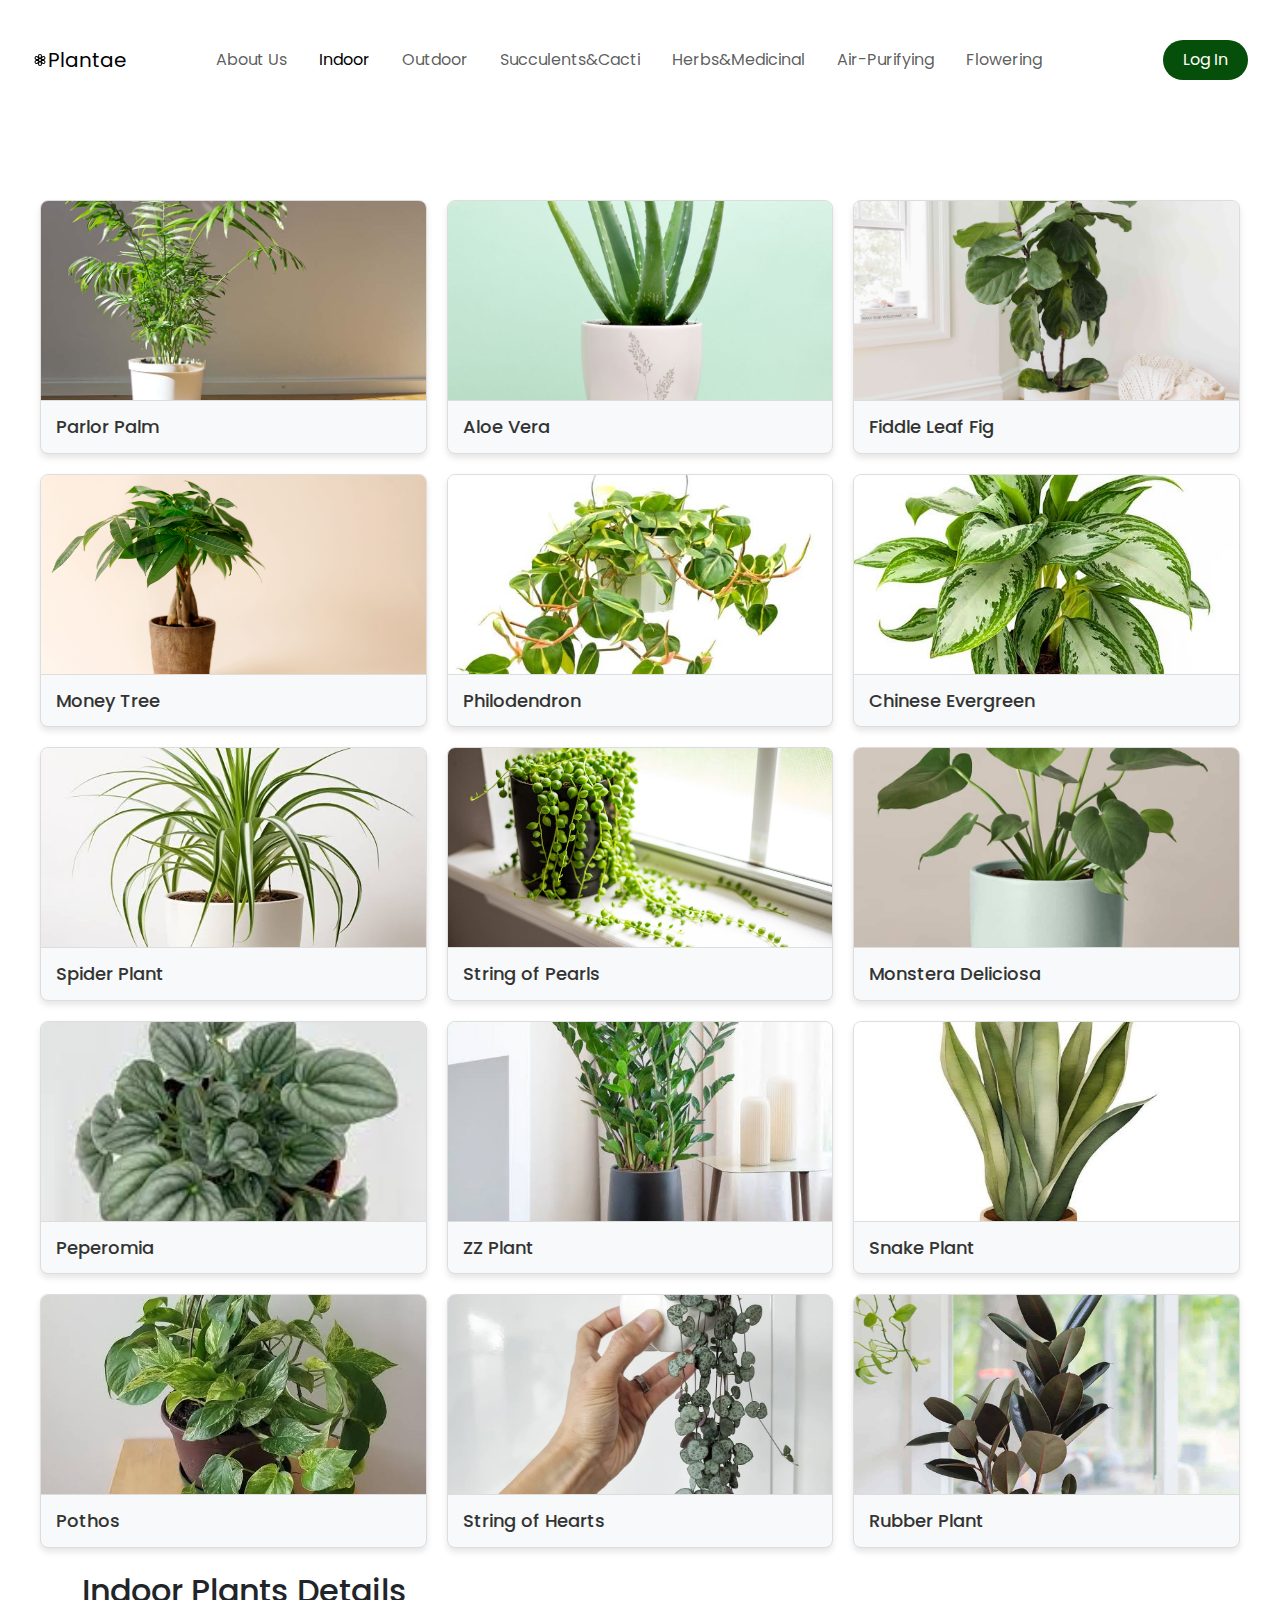
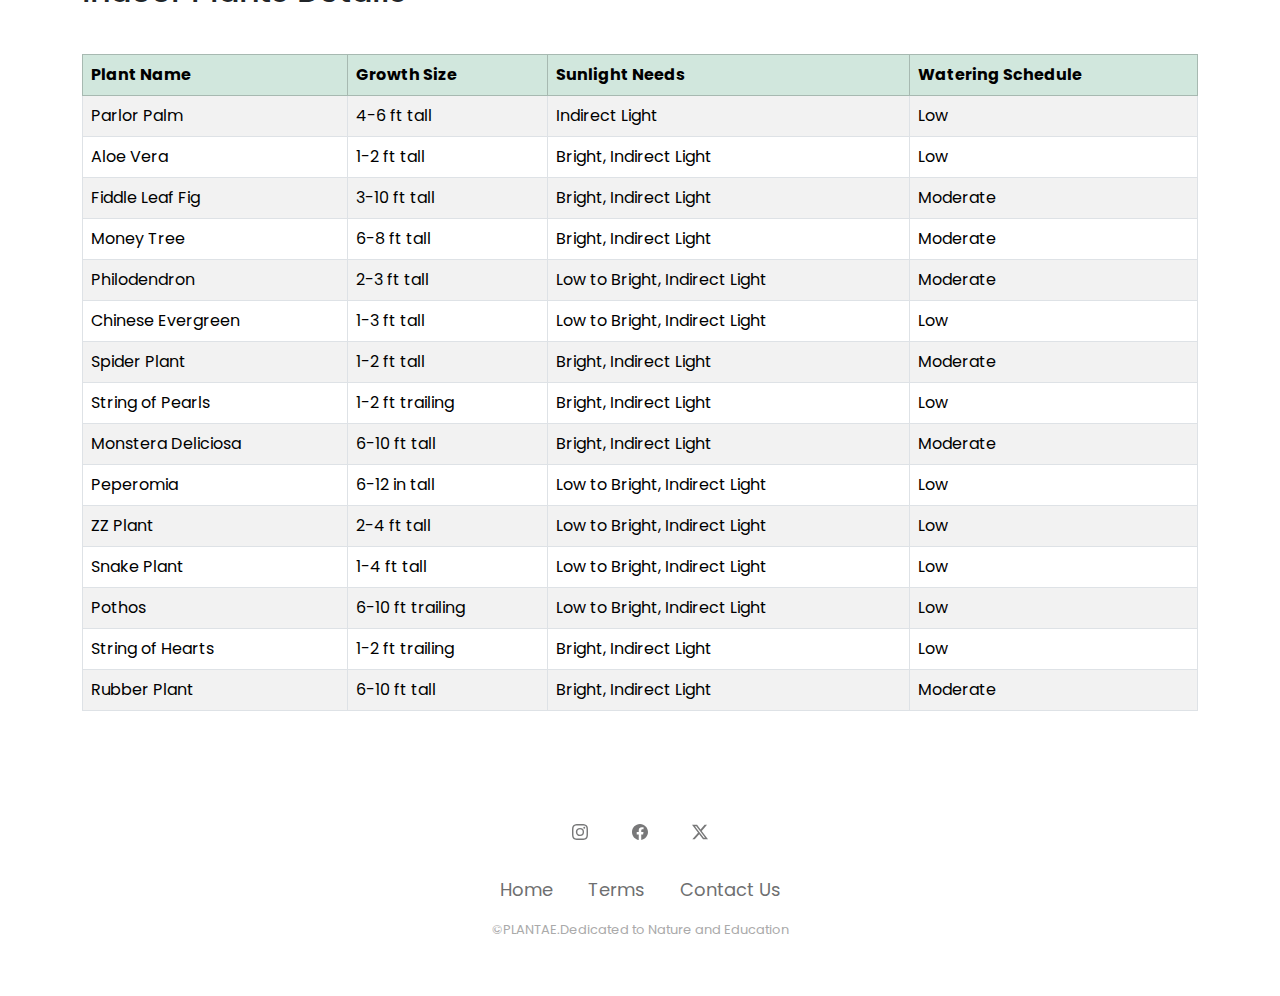
<file: html/indoorplants.html>
<!DOCTYPE html>
<html lang="en">
<head>
    <meta charset="UTF-8">
    <meta name="viewport" content="width=device-width, initial-scale=1.0">
    <title>Indoor Plants-Plantae</title>
    <link rel="stylesheet" href="../css/style.css">
    <script src="../js/script.js" defer></script>
    <link href="https://cdn.jsdelivr.net/npm/bootstrap@5.3.3/dist/css/bootstrap.min.css" rel="stylesheet" integrity="sha384-QWTKZyjpPEjISv5WaRU9OFeRpok6YctnYmDr5pNlyT2bRjXh0JMhjY6hW+ALEwIH" crossorigin="anonymous">
    <script src="https://cdn.jsdelivr.net/npm/bootstrap@5.3.3/dist/js/bootstrap.bundle.min.js" integrity="sha384-YvpcrYf0tY3lHB60NNkmXc5s9fDVZLESaAA55NDzOxhy9GkcIdslK1eN7N6jIeHz" crossorigin="anonymous"></script>
</head>
<body id="plantae">
    <nav class="navbar navbar-expand-lg fixed-top">
        <div class="container-fluid">
          <a class="navbar-brand me-auto d-flex align-items-center" href="../index.html">
            <svg xmlns="http://www.w3.org/2000/svg" width="16" height="16" fill="currentColor" class="bi bi-flower3" viewBox="0 0 16 16">
              <path d="M11.424 8c.437-.052.811-.136 1.04-.268a2 2 0 0 0-2-3.464c-.229.132-.489.414-.752.767C9.886 4.63 10 4.264 10 4a2 2 0 1 0-4 0c0 .264.114.63.288 1.035-.263-.353-.523-.635-.752-.767a2 2 0 0 0-2 3.464c.229.132.603.216 1.04.268-.437.052-.811.136-1.04.268a2 2 0 1 0 2 3.464c.229-.132.489-.414.752-.767C6.114 11.37 6 11.736 6 12a2 2 0 1 0 4 0c0-.264-.114-.63-.288-1.035.263.353.523.635.752.767a2 2 0 1 0 2-3.464c-.229-.132-.603-.216-1.04-.268M9 4a2 2 0 0 1-.045.205q-.059.2-.183.484a13 13 0 0 1-.637 1.223L8 6.142l-.135-.23a13 13 0 0 1-.637-1.223 4 4 0 0 1-.183-.484A2 2 0 0 1 7 4a1 1 0 1 1 2 0M3.67 5.5a1 1 0 0 1 1.366-.366 2 2 0 0 1 .156.142q.142.15.326.4c.245.333.502.747.742 1.163l.13.232-.265.002a13 13 0 0 1-1.379-.06 4 4 0 0 1-.51-.083 2 2 0 0 1-.2-.064A1 1 0 0 1 3.67 5.5m1.366 5.366a1 1 0 0 1-1-1.732l.047-.02q.055-.02.153-.044.202-.048.51-.083a13 13 0 0 1 1.379-.06q.135 0 .266.002l-.131.232c-.24.416-.497.83-.742 1.163a4 4 0 0 1-.327.4 2 2 0 0 1-.155.142M9 12a1 1 0 0 1-2 0 2 2 0 0 1 .045-.206q.058-.198.183-.483c.166-.378.396-.808.637-1.223L8 9.858l.135.23c.241.415.47.845.637 1.223q.124.285.183.484A1.3 1.3 0 0 1 9 12m3.33-6.5a1 1 0 0 1-.366 1.366 2 2 0 0 1-.2.064q-.202.048-.51.083c-.412.045-.898.061-1.379.06q-.135 0-.266-.002l.131-.232c.24-.416.497-.83.742-1.163a4 4 0 0 1 .327-.4q.07-.074.114-.11l.041-.032a1 1 0 0 1 1.366.366m-1.366 5.366a2 2 0 0 1-.155-.141 4 4 0 0 1-.327-.4A13 13 0 0 1 9.74 9.16l-.13-.232.265-.002c.48-.001.967.015 1.379.06q.308.035.51.083.098.024.153.044l.048.02a1 1 0 1 1-1 1.732zM8 9a1 1 0 1 1 0-2 1 1 0 0 1 0 2"/>
            </svg>
            Plantae</a>
          <div class="offcanvas offcanvas-end" tabindex="-1" id="offcanvasNavbar" aria-labelledby="offcanvasNavbarLabel">
            <div class="offcanvas-header">
              <h5 class="offcanvas-title" id="offcanvasNavbarLabel">Plantae</h5>
              <button type="button" class="btn-close" data-bs-dismiss="offcanvas" aria-label="Close"></button>
            </div>
            <div class="offcanvas-body">
              <ul class="navbar-nav justify-content-center flex-grow-1 pe-3">
                <li class="nav-item">
                  <a class="nav-link mx-lg-2" href="aboutus.html">About Us</a>
                </li>
                <li class="nav-item">
                  <a class="nav-link active mx-lg-2" aria-current="page" href="indoorplants.html">Indoor</a>
                </li>
                <li class="nav-item">
                  <a class="nav-link mx-lg-2" href="outdoorplants.html">Outdoor</a>
                </li>
                <li class="nav-item">
                  <a class="nav-link mx-lg-2" href="suculentsandcacti.html">Succulents&Cacti</a>
                </li>
                <li class="nav-item">
                  <a class="nav-link mx-lg-2" href="herbsandmedicinal.html">Herbs&Medicinal</a>
                </li>
                <li class="nav-item">
                  <a class="nav-link mx-lg-2" href="airpurifying.html">Air-Purifying</a>
                </li>
                <li class="nav-item">
                  <a class="nav-link mx-lg-2" href="flowering.html">Flowering</a>
                </li>
              </ul>
            </div>
          </div>
          <a class="navbar-brand" href="#"></a>
        <button class="navbar-toggler" type="button" data-bs-toggle="offcanvas" data-bs-target="#offcanvasNavbar" aria-controls="offcanvasNavbar" aria-label="Toggle navigation">
        <span class="navbar-toggler-icon"></span>
        </button>
          <label for="toggleLoginForm" class="dh-login-button">Log In</label>
      <input type="checkbox" id="toggleLoginForm" hidden>
      <div class="dh-login-form-container">
        <form action="your-login-script.php" method="POST">
          <div class="dh-email">
            <label for="email" class="dh-form-label">Email Address</label>
            <input type="email" class="dh-form-control" id="email" name="email" required>
          </div>
          <div class="dh-password">
            <label for="password" class="dh-form-label">Password</label>
            <input type="password" class="dh-form-control" id="password" name="password" required>
          </div>
          <div class="dh-form-check">
            <input type="checkbox" class="form-check-input" id="rememberMe">
            <label class="form-check-label" for="rememberMe">Remember Me</label>
          </div>
          <button type="submit" class="btn btn-primary">Log In</button>
        </form>
      </div>
      </nav>    
      <main class="dh-plants">
        <div class="dh-plant-item">
            <img src="../images/Parlor-Palm.jpg" alt="parlor palm">
            <h2 class="dh-plant-title">Parlor Palm</h2>
            <p class="dh-plant-description">These lush, tropical fronds makes a beautiful addition to any room, not to mention, they purify the air. Parlor palms love humidity, so you may want to mist the leaves frequently, but as for watering, every one to two weeks should suffice. With proper care, they can grow tall — think up to six feet!<br>Watering: Every one to two weeks<br>Sunlight: Medium to bright, indirect light, but can tolerate low light</p>
        </div>
        <div class="dh-plant-item">
            <img src="../images/aloevera.jpg" alt="aloevera">
            <h2 class="dh-plant-title">Aloe Vera</h2>
            <p class="dh-plant-description">You may know aloe vera as a soothing ingredient commonly found in lotions and soaps, but it's also a resilient houseplant. The succulent is known for its lance-shaped leaves with spiky edges, plus its ability to purify the air. It loves bright, indirect light and only needs be watered once its soil is completely dry.<br>Watering:Once every two weeks, once soil is dry<br>Sunlight: Bright, indirect light</p>
        </div>
        <div class="dh-plant-item">
            <img src="../images/fiddle-leaf-fig.jpg" alt="fiddle leaf fig">
            <h2 class="dh-plant-title">Fiddle Leaf Fig</h2>
            <p class="dh-plant-description">Arguably one of the most popular indoor trees, the fiddle leaf fig is known for its large, broad leaves. We'll admit they're pricey, but they're sure to make a statement in a home — and will bring years and years of joy with proper care. It loves bright direct sunlight, but can also tolerate indirect light.<br>Watering: Every 7 to 10 days<br>Sunlight: Bright light, direct or indirect</p>
        </div>
        <div class="dh-plant-item">
            <img src="../images/money-tree-plant.jpg" alt="money tree">
            <h2 class="dh-plant-title">Money Tree</h2>
            <p class="dh-plant-description">This eye-catching tree, boasting a braided trunk, can grow up to eight feet indoors. It's a popular office gift idea, since it's believed to be a symbol of good luck and prosperity. Aim to expose your money tree to bright, indirect sunlight six hours a day, and only water it when the soil is dry.<br>Watering: Every one to two weeks<br>Sunlight: Bright, indirect light</p>
        </div>
        <div class="dh-plant-item">
            <img src="../images/philodendron.jpg" alt="philodendron">
            <h2 class="dh-plant-title">Philodendron</h2>
            <p class="dh-plant-description">What's not to like about philodendrons? Their name is derived from the Greek words philo-, which means "love," and dendron — the word for "tree." Most types of Philodendron — like this heartleaf philodendron — can tolerate low light and very little watering. They like to be on the dry side, so don't fill the watering can more than once per week.<br>Watering: Every one to two weeks<br>Sunlight: Medium to bright indirect light, can tolerate low indirect light<br>Take note: This plant is toxic to cats and dogs.</p>
        </div>
        <div class="dh-plant-item">
            <img src="../images/chinese-evergreen.jpg" alt="evergreen">
            <h2 class="dh-plant-title">Chinese Evergreen</h2>
            <p class="dh-plant-description">Also known as Aglaonema, the Chinese Evergreen is a great pick if you're looking for a trouble-free houseplant, providing you follow proper growing conditions. It only needs watering every 5 to 10 days (watch out for soggy soil) and low to bright indirect sunlight to keep it intact. You can find varieties with green leaves adorned in bold stripes ranging from silver to red.<br>Watering: Every five to 10 days<br>Sunlight: Low to bright indirect light<br>Take note: This plant is toxic to cats and dogs.</p>
        </div>
        <div class="dh-plant-item">
            <img src="../images/spider-plant.jpg" alt="spider plant">
            <h2 class="dh-plant-title">Spider Plant</h2>
            <p class="dh-plant-description">What's better than one spider plant? Multiple spider plants. The fast-growing shoots produce little "babies" that you can re-pot for added greenery elsewhere. Native to South Africa, the spider plant is an easygoing houseplant ideal for beginners. Just stick to well-lit spots, and don't forget weekly watering.<br>Watering: Once per week<br>Sunlight: Bright to moderate indirect sunlight</p>
        </div>
        <div class="dh-plant-item">
            <img src="../images/string-of-pearls-plant.jpg" alt="string of pearls">
            <h2 class="dh-plant-title">String of Pearls</h2>
            <p class="dh-plant-description">Bring the beauty of this unusual plant into your home, and you won't be disappointed. Keep it happy with a watering schedule of two to three weeks — soil that's kept lightly moist is best. Aim for bright, indirect sunlight several hours every day, but it can also benefit from a few hours of direct sunlight during morning hours when the sun isn't as strong.<br>Watering: Every two to three weeks<br>Sunlight: A combination of bright direct and indirect sunlight<br>Take note: This plant is toxic to cats and dogs.</p>
        </div>
        <div class="dh-plant-item">
            <img src="../images/monster_deliciosa.jpg" alt="monster deliciosa">
            <h2 class="dh-plant-title">Monstera Deliciosa</h2>
            <p class="dh-plant-description">Also known as the Swiss Cheese plant, Monstera Deliciosa are native to Mexico and Central America. This tropical plant features leaves with holes, which lend to their exotic vibe. Depending on the variety, its leaves can grow up quite large — imagine 35 inches long and 25 inches wide. It requires moderate watering and indirect light (bright to medium is best).<br>Watering: Every one to two weeks<br>Sunlight: Bright to medium indirect sunlight<br>Take note: This plant is toxic to cats and dogs.</p>
        </div>
        <div class="dh-plant-item">
            <img src="../images/peperomia.jpg" alt="peperomia">
            <h2 class="dh-plant-title">Peperomia</h2>
            <p class="dh-plant-description" id="plant-description">These colorful plants grow great indoors. They hold water in their stems and leaves, making them drought tolerant. When watering, make sure not to over water and check to see if the soil is completely dry in between watering sessions.<br>Watering: Every one to two weeks, or when top soil is dry<br>Sunlight: Medium to bright, indirect light</p>
        </div>
        <div class="dh-plant-item">
            <img src="../images/zz-plant.jpg" alt="zz plant">
            <h2 class="dh-plant-title">ZZ Plant</h2>
            <p class="dh-plant-description">Officially named Zamioculcas zamiifolia, the ZZ plant is native to East Africa. Called "the king of the indestructible plants," the species tolerates the dangerous trifecta of plant-killers: drought, low light and really low humidity. Just water it every two to three weeks, more often if its displayed in bright sunlight.<br>Watering: Every two to three weeks<br>Sunlight: Medium to bright indirect light, but can tolerate low light<br>Take note: This plant is toxic to cats and dogs.</p>
        </div>
        <div class="dh-plant-item">
            <img src="../images/snake-plant.jpg" alt="snake plant">
            <h2 class="dh-plant-title">Snake Plant</h2>
            <p class="dh-plant-description">One of many sansevierias, the snake plant is tough to kill. Its stiff, sharp and spiky leaves store water, so you can water it as little as once per month. Native to tropical West Africa, this houseplant grows slowly, but can reach anywhere from eight inches to 12 feet depending on the variety. It's also known for purifying the air, making it a great choice for bedrooms.<br>Watering: Once per month<br>Sunlight: Bright to medium indirect sunlight<br>Take note: This plant is toxic to cats and dogs.</p>
        </div>
        <div class="dh-plant-item">
            <img src="../images/pothos.jpg" alt="pothos">
            <h2 class="dh-plant-title">Pothos</h2>
            <p class="dh-plant-description">Calling all black thumbs: This trailing vine has earned the nickname "devil's ivy" for its ability to withstand nearly pitch-black conditions, as well as under- and over-watering. Ideally, you should water it once the soil is completely dry. In addition to the common green pothos, there are other varieties like the golden pothos, known for its green and yellow leaves.<br>Watering: Every one to two weeks<br>Sunlight: Bright, indirect light, but can tolerate low light<br>Take note: This plant is toxic to cats and dogs.</p>
        </div>
        <div class="dh-plant-item">
            <img src="../images/string-of-hearts.jpg" alt="string of hearts">
            <h2 class="dh-plant-title">String of Hearts</h2>
            <p class="dh-plant-description">If you're partial to trailing plants, you'll appreciate the beauty of the String of Hearts, which boast vines up to 12 feet long. They're native to South Africa and all of its variegations have heart-shaped leaves that add charm. The exotic houseplant loves bright, indirect sunlight, ideal for a south- or west-facing window.<br>Watering: Every one to two weeks, when soil is 2/3 dry<br>Sunlight: Bright, indirect light</p>
        </div>
        <div class="dh-plant-item">
            <img src="../images/rubber-plant.jpg" alt="rubber plant">
            <h2 class="dh-plant-title">Rubber Plant</h2>
            <p class="dh-plant-description">You can't go wrong with this low-maintenance plant that's native to Asia. With consistent pruning and low, indirect light, you'll witness its beauty. When it comes to watering, it should only be done when the soil is on the dry side (about once a week).<br>Watering: Once per week<br>Sunlight: Bright, indirect light<br>Take note: This plant is toxic to cats and dogs.</p>
        </div>
    </main>
    <div class="container my-4">
      <h2 class="text-center mb-4">Indoor Plants Details</h2>
      <div class="table-responsive">
          <table class="table table-bordered table-striped table-hover">
            <thead class="table-success">
              <tr>
                <th scope="col">Plant Name</th>
                <th scope="col">Growth Size</th>
                <th scope="col">Sunlight Needs</th>
                <th scope="col">Watering Schedule</th>
              </tr>
            </thead>
            <tbody>
              <tr>
                <td>Parlor Palm</td>
                <td>4-6 ft tall</td>
                <td>Indirect Light</td>
                <td>Low</td>
            </tr>
            <tr>
                <td>Aloe Vera</td>
                <td>1-2 ft tall</td>
                <td>Bright, Indirect Light</td>
                <td>Low</td>
            </tr>
            <tr>
                <td>Fiddle Leaf Fig</td>
                <td>3-10 ft tall</td>
                <td>Bright, Indirect Light</td>
                <td>Moderate</td>
            </tr>
            <tr>
                <td>Money Tree</td>
                <td>6-8 ft tall</td>
                <td>Bright, Indirect Light</td>
                <td>Moderate</td>
            </tr>
            <tr>
                <td>Philodendron</td>
                <td>2-3 ft tall</td>
                <td>Low to Bright, Indirect Light</td>
                <td>Moderate</td>
            </tr>
            <tr>
                <td>Chinese Evergreen</td>
                <td>1-3 ft tall</td>
                <td>Low to Bright, Indirect Light</td>
                <td>Low</td>
            </tr>
            <tr>
                <td>Spider Plant</td>
                <td>1-2 ft tall</td>
                <td>Bright, Indirect Light</td>
                <td>Moderate</td>
            </tr>
            <tr>
                <td>String of Pearls</td>
                <td>1-2 ft trailing</td>
                <td>Bright, Indirect Light</td>
                <td>Low</td>
            </tr>
            <tr>
                <td>Monstera Deliciosa</td>
                <td>6-10 ft tall</td>
                <td>Bright, Indirect Light</td>
                <td>Moderate</td>
            </tr>
            <tr>
                <td>Peperomia</td>
                <td>6-12 in tall</td>
                <td>Low to Bright, Indirect Light</td>
                <td>Low</td>
            </tr>
            <tr>
                <td>ZZ Plant</td>
                <td>2-4 ft tall</td>
                <td>Low to Bright, Indirect Light</td>
                <td>Low</td>
            </tr>
            <tr>
                <td>Snake Plant</td>
                <td>1-4 ft tall</td>
                <td>Low to Bright, Indirect Light</td>
                <td>Low</td>
            </tr>
            <tr>
                <td>Pothos</td>
                <td>6-10 ft trailing</td>
                <td>Low to Bright, Indirect Light</td>
                <td>Low</td>
            </tr>
            <tr>
                <td>String of Hearts</td>
                <td>1-2 ft trailing</td>
                <td>Bright, Indirect Light</td>
                <td>Low</td>
            </tr>
            <tr>
                <td>Rubber Plant</td>
                <td>6-10 ft tall</td>
                <td>Bright, Indirect Light</td>
                <td>Moderate</td>
            </tr>
            </tbody>
          </table>
      </div>
  </div>
      <footer>
        <div class="dh-social">
          <a class="dh-socilanet-item"href="https://www.instagram.com/" target="_blank"><svg xmlns="http://www.w3.org/2000/svg" width="16" height="16" fill="currentColor" class="bi bi-instagram" viewBox="0 0 16 16">
            <path d="M8 0C5.829 0 5.556.01 4.703.048 3.85.088 3.269.222 2.76.42a3.9 3.9 0 0 0-1.417.923A3.9 3.9 0 0 0 .42 2.76C.222 3.268.087 3.85.048 4.7.01 5.555 0 5.827 0 8.001c0 2.172.01 2.444.048 3.297.04.852.174 1.433.372 1.942.205.526.478.972.923 1.417.444.445.89.719 1.416.923.51.198 1.09.333 1.942.372C5.555 15.99 5.827 16 8 16s2.444-.01 3.298-.048c.851-.04 1.434-.174 1.943-.372a3.9 3.9 0 0 0 1.416-.923c.445-.445.718-.891.923-1.417.197-.509.332-1.09.372-1.942C15.99 10.445 16 10.173 16 8s-.01-2.445-.048-3.299c-.04-.851-.175-1.433-.372-1.941a3.9 3.9 0 0 0-.923-1.417A3.9 3.9 0 0 0 13.24.42c-.51-.198-1.092-.333-1.943-.372C10.443.01 10.172 0 7.998 0zm-.717 1.442h.718c2.136 0 2.389.007 3.232.046.78.035 1.204.166 1.486.275.373.145.64.319.92.599s.453.546.598.92c.11.281.24.705.275 1.485.039.843.047 1.096.047 3.231s-.008 2.389-.047 3.232c-.035.78-.166 1.203-.275 1.485a2.5 2.5 0 0 1-.599.919c-.28.28-.546.453-.92.598-.28.11-.704.24-1.485.276-.843.038-1.096.047-3.232.047s-2.39-.009-3.233-.047c-.78-.036-1.203-.166-1.485-.276a2.5 2.5 0 0 1-.92-.598 2.5 2.5 0 0 1-.6-.92c-.109-.281-.24-.705-.275-1.485-.038-.843-.046-1.096-.046-3.233s.008-2.388.046-3.231c.036-.78.166-1.204.276-1.486.145-.373.319-.64.599-.92s.546-.453.92-.598c.282-.11.705-.24 1.485-.276.738-.034 1.024-.044 2.515-.045zm4.988 1.328a.96.96 0 1 0 0 1.92.96.96 0 0 0 0-1.92m-4.27 1.122a4.109 4.109 0 1 0 0 8.217 4.109 4.109 0 0 0 0-8.217m0 1.441a2.667 2.667 0 1 1 0 5.334 2.667 2.667 0 0 1 0-5.334"/>
          </svg></a>
          <a class="dh-socilanet-item"href="https://www.facebook.com/" target="_blank"><svg xmlns="http://www.w3.org/2000/svg" width="16" height="16" fill="currentColor" class="bi bi-facebook" viewBox="0 0 16 16">
            <path d="M16 8.049c0-4.446-3.582-8.05-8-8.05C3.58 0-.002 3.603-.002 8.05c0 4.017 2.926 7.347 6.75 7.951v-5.625h-2.03V8.05H6.75V6.275c0-2.017 1.195-3.131 3.022-3.131.876 0 1.791.157 1.791.157v1.98h-1.009c-.993 0-1.303.621-1.303 1.258v1.51h2.218l-.354 2.326H9.25V16c3.824-.604 6.75-3.934 6.75-7.951"/>
          </svg></a>
          <a class="dh-socilanet-item"href="https://x.com/" target="_blank"><svg xmlns="http://www.w3.org/2000/svg" width="16" height="16" fill="currentColor" class="bi bi-twitter-x" viewBox="0 0 16 16">
            <path d="M12.6.75h2.454l-5.36 6.142L16 15.25h-4.937l-3.867-5.07-4.425 5.07H.316l5.733-6.57L0 .75h5.063l3.495 4.633L12.601.75Zm-.86 13.028h1.36L4.323 2.145H2.865z"/>
          </svg></a>
        </div>
        <ul class="dh-footer-list">
          <li class="dh-footer-listitem">
            <a class="dh-footer-listitema" href="../index.html">Home</a>
          </li>
          <li class="dh-footer-listitem">
            <a class="dh-footer-listitema" href="termsandconditions.html" target="_blank">Terms</a>
          </li>
          <li class="dh-footer-listitem">
            <a class="dh-footer-listitema" href="contactus.html">Contact Us</a>
          </li>
        </ul>
        <p class="dh-copyright">
          &copy;PLANTAE.Dedicated to Nature and Education
        </p>
      </footer>
</body>
</html>
</file>
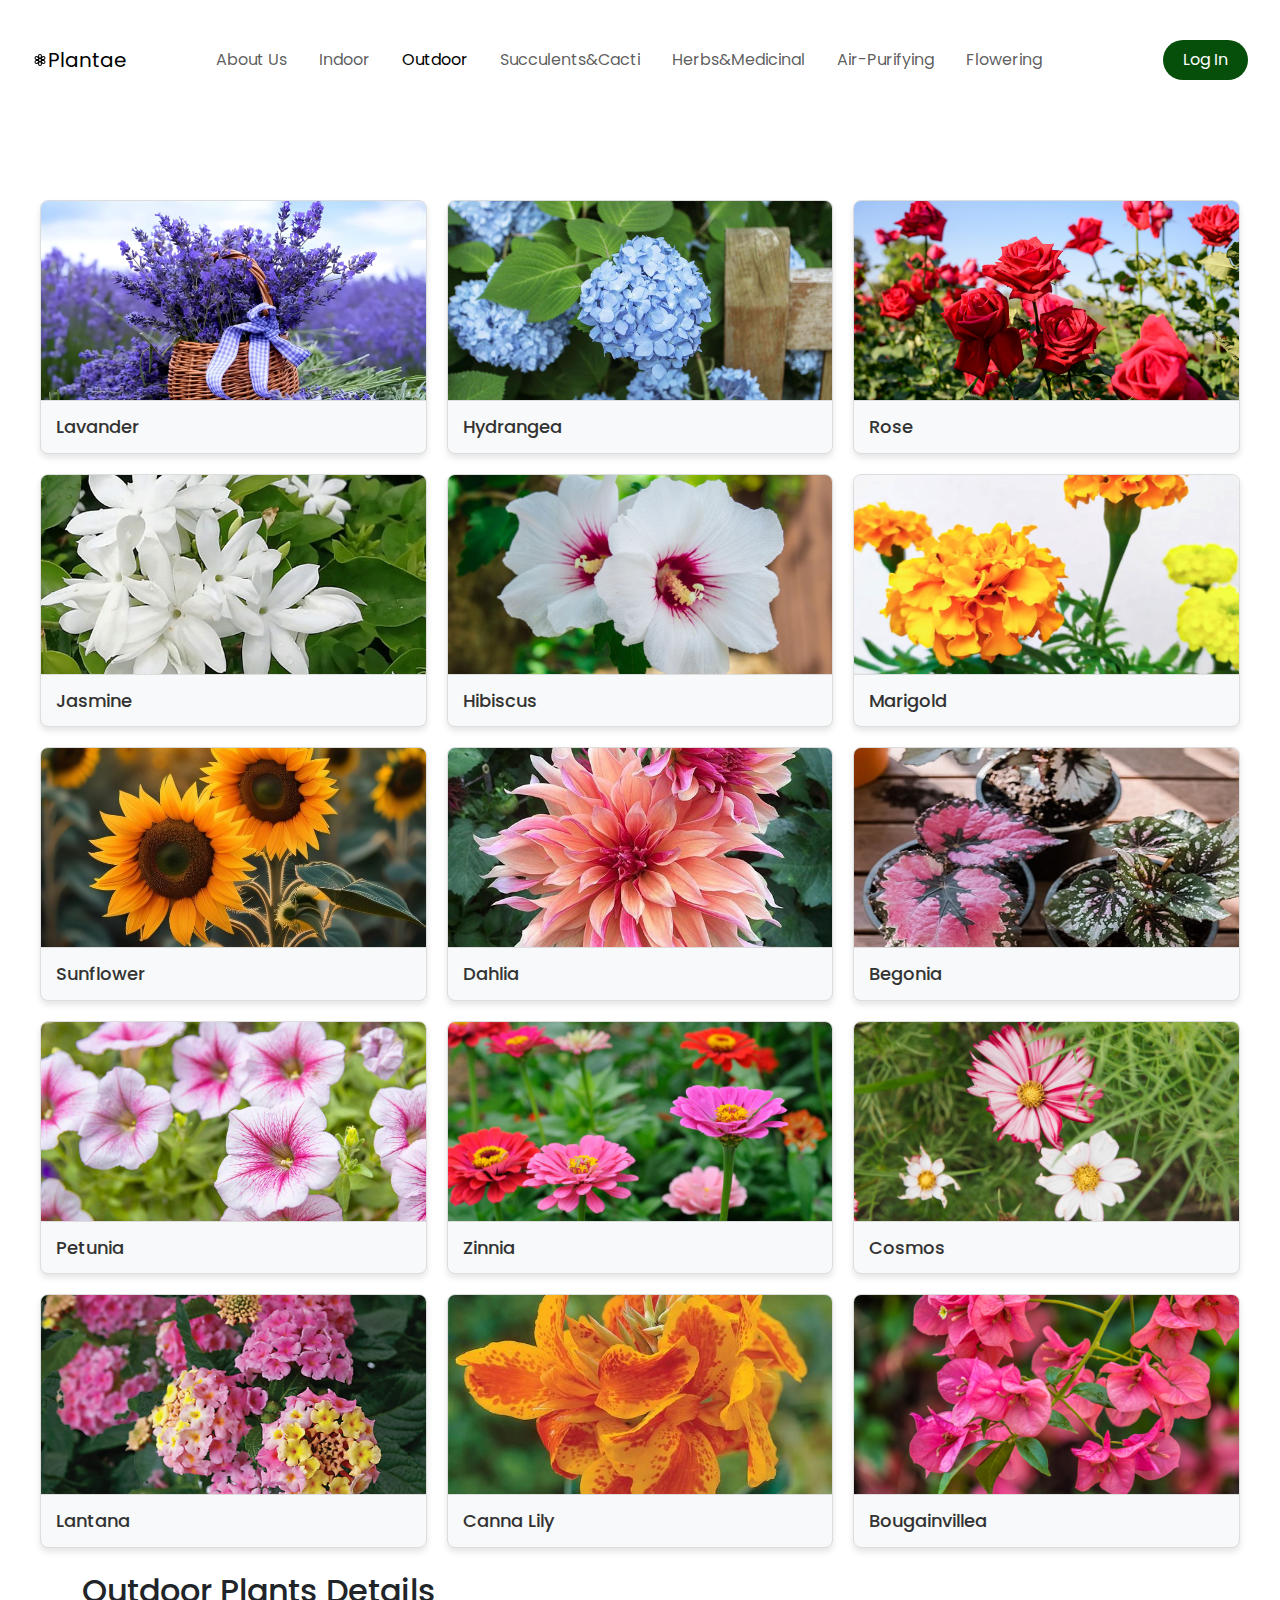
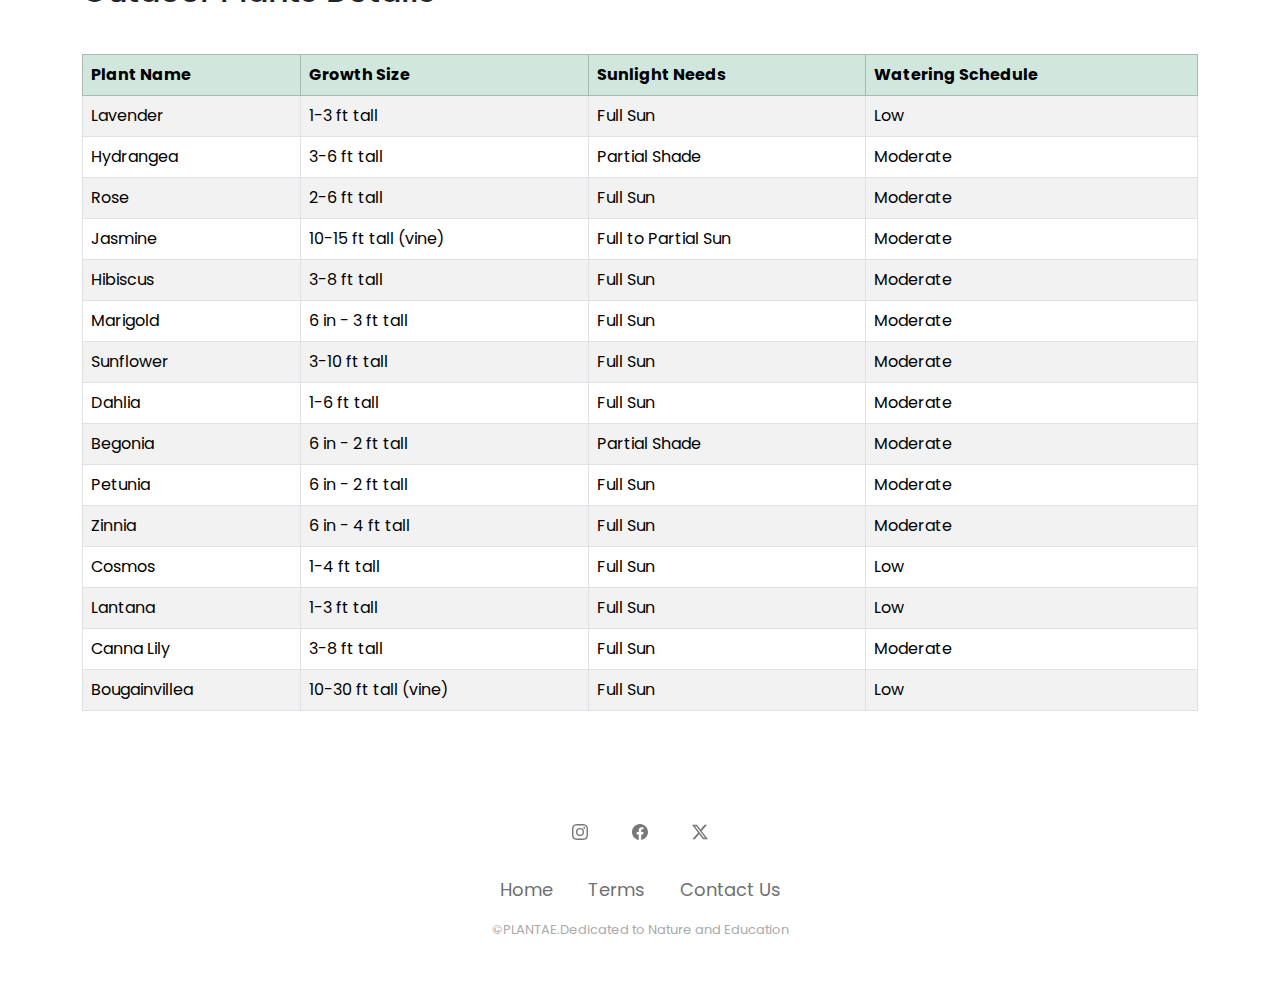
<file: html/outdoorplants.html>
<!DOCTYPE html>
<html lang="en">
<head>
    <meta charset="UTF-8">
    <meta name="viewport" content="width=device-width, initial-scale=1.0">
    <title>Outdoor Plants-Plantae</title>
    <link rel="stylesheet" href="../css/style.css">
    <script src="../js/script.js" defer></script>
    <link href="https://cdn.jsdelivr.net/npm/bootstrap@5.3.3/dist/css/bootstrap.min.css" rel="stylesheet" integrity="sha384-QWTKZyjpPEjISv5WaRU9OFeRpok6YctnYmDr5pNlyT2bRjXh0JMhjY6hW+ALEwIH" crossorigin="anonymous">
    <script src="https://cdn.jsdelivr.net/npm/bootstrap@5.3.3/dist/js/bootstrap.bundle.min.js" integrity="sha384-YvpcrYf0tY3lHB60NNkmXc5s9fDVZLESaAA55NDzOxhy9GkcIdslK1eN7N6jIeHz" crossorigin="anonymous"></script>
</head>
<body id="plantae">
    <nav class="navbar navbar-expand-lg fixed-top">
        <div class="container-fluid">
          <a class="navbar-brand me-auto d-flex align-items-center" href="../index.html">
            <svg xmlns="http://www.w3.org/2000/svg" width="16" height="16" fill="currentColor" class="bi bi-flower3" viewBox="0 0 16 16">
              <path d="M11.424 8c.437-.052.811-.136 1.04-.268a2 2 0 0 0-2-3.464c-.229.132-.489.414-.752.767C9.886 4.63 10 4.264 10 4a2 2 0 1 0-4 0c0 .264.114.63.288 1.035-.263-.353-.523-.635-.752-.767a2 2 0 0 0-2 3.464c.229.132.603.216 1.04.268-.437.052-.811.136-1.04.268a2 2 0 1 0 2 3.464c.229-.132.489-.414.752-.767C6.114 11.37 6 11.736 6 12a2 2 0 1 0 4 0c0-.264-.114-.63-.288-1.035.263.353.523.635.752.767a2 2 0 1 0 2-3.464c-.229-.132-.603-.216-1.04-.268M9 4a2 2 0 0 1-.045.205q-.059.2-.183.484a13 13 0 0 1-.637 1.223L8 6.142l-.135-.23a13 13 0 0 1-.637-1.223 4 4 0 0 1-.183-.484A2 2 0 0 1 7 4a1 1 0 1 1 2 0M3.67 5.5a1 1 0 0 1 1.366-.366 2 2 0 0 1 .156.142q.142.15.326.4c.245.333.502.747.742 1.163l.13.232-.265.002a13 13 0 0 1-1.379-.06 4 4 0 0 1-.51-.083 2 2 0 0 1-.2-.064A1 1 0 0 1 3.67 5.5m1.366 5.366a1 1 0 0 1-1-1.732l.047-.02q.055-.02.153-.044.202-.048.51-.083a13 13 0 0 1 1.379-.06q.135 0 .266.002l-.131.232c-.24.416-.497.83-.742 1.163a4 4 0 0 1-.327.4 2 2 0 0 1-.155.142M9 12a1 1 0 0 1-2 0 2 2 0 0 1 .045-.206q.058-.198.183-.483c.166-.378.396-.808.637-1.223L8 9.858l.135.23c.241.415.47.845.637 1.223q.124.285.183.484A1.3 1.3 0 0 1 9 12m3.33-6.5a1 1 0 0 1-.366 1.366 2 2 0 0 1-.2.064q-.202.048-.51.083c-.412.045-.898.061-1.379.06q-.135 0-.266-.002l.131-.232c.24-.416.497-.83.742-1.163a4 4 0 0 1 .327-.4q.07-.074.114-.11l.041-.032a1 1 0 0 1 1.366.366m-1.366 5.366a2 2 0 0 1-.155-.141 4 4 0 0 1-.327-.4A13 13 0 0 1 9.74 9.16l-.13-.232.265-.002c.48-.001.967.015 1.379.06q.308.035.51.083.098.024.153.044l.048.02a1 1 0 1 1-1 1.732zM8 9a1 1 0 1 1 0-2 1 1 0 0 1 0 2"/>
            </svg>
            Plantae</a>
          <div class="offcanvas offcanvas-end" tabindex="-1" id="offcanvasNavbar" aria-labelledby="offcanvasNavbarLabel">
            <div class="offcanvas-header">
              <h5 class="offcanvas-title" id="offcanvasNavbarLabel">Plantae</h5>
              <button type="button" class="btn-close" data-bs-dismiss="offcanvas" aria-label="Close"></button>
            </div>
            <div class="offcanvas-body">
                <ul class="navbar-nav justify-content-center flex-grow-1 pe-3">
                  <li class="nav-item">
                    <a class="nav-link mx-lg-2" href="aboutus.html">About Us</a>
                  </li>
                  <li class="nav-item">
                    <a class="nav-link mx-lg-2" href="indoorplants.html">Indoor</a>
                  </li>
                  <li class="nav-item">
                    <a class="nav-link active mx-lg-2" aria-current="page" href="outdoorplants.html">Outdoor</a>
                  </li>
                  <li class="nav-item">
                    <a class="nav-link mx-lg-2" href="suculentsandcacti.html">Succulents&Cacti</a>
                  </li>
                  <li class="nav-item">
                    <a class="nav-link mx-lg-2" href="herbsandmedicinal.html">Herbs&Medicinal</a>
                  </li>
                  <li class="nav-item">
                    <a class="nav-link mx-lg-2" href="airpurifying.html">Air-Purifying</a>
                  </li>
                  <li class="nav-item">
                    <a class="nav-link mx-lg-2" href="flowering.html">Flowering</a>
                  </li>
                </ul>
              </div>
          </div>
          <a class="navbar-brand" href="#"></a>
        <button class="navbar-toggler" type="button" data-bs-toggle="offcanvas" data-bs-target="#offcanvasNavbar" aria-controls="offcanvasNavbar" aria-label="Toggle navigation">
        <span class="navbar-toggler-icon"></span>
        </button>
          <label for="toggleLoginForm" class="dh-login-button">Log In</label>
      <input type="checkbox" id="toggleLoginForm" hidden>
      <div class="dh-login-form-container">
        <form action="your-login-script.php" method="POST">
          <div class="dh-email">
            <label for="email" class="dh-form-label">Email Address</label>
            <input type="email" class="dh-form-control" id="email" name="email" required>
          </div>
          <div class="dh-password">
            <label for="password" class="dh-form-label">Password</label>
            <input type="password" class="dh-form-control" id="password" name="password" required>
          </div>
          <div class="dh-form-check">
            <input type="checkbox" class="form-check-input" id="rememberMe">
            <label class="form-check-label" for="rememberMe">Remember Me</label>
          </div>
          <button type="submit" class="btn btn-primary">Log In</button>
        </form>
      </div>
      </nav>
      <main class="dh-plants">
        <div class="dh-plant-item">
            <img src="../images/lavander.jpg" alt="lavander">
            <h2 class="dh-plant-title">Lavander</h2>
            <p class="dh-plant-description">Lavender (Lavandula angustifolia) is an evergreen plant native to the Mediterranean. Its flower and oil have a popular scent and are also used as medicine. Lavender contains an oil that seems to have calming effects and might relax certain muscles. It also seems to have antibacterial and antifungal effects.</p>
        </div>
        <div class="dh-plant-item">
            <img src="../images/hydrangea.jpg" alt="hydrangea">
            <h2 class="dh-plant-title">Hydrangea</h2>
            <p class="dh-plant-description">Hydrangeas are unique because they have super sticky pollen. That makes it difficult for wind to blow the pollen around, making these flowers perfect for allergy-prone gardeners. They're also fragrance free, which makes them a great addition for those who are headache prone or have sensitive noses.</p>
        </div>   
        <div class="dh-plant-item">
            <img src="../images/rose.jpg" alt="rose">
            <h2 class="dh-plant-title">Rose</h2>
            <p class="dh-plant-description">Roses are native primarily to the temperate regions of the Northern Hemisphere. Many roses are cultivated for their beautiful flowers, which range in colour from white through various tones of yellow and pink to dark crimson and maroon, and most have a delightful fragrance, which varies according to the variety and to climatic conditions.</p>
        </div>
        <div class="dh-plant-item">
            <img src="../images/jasmine.jpg" alt="jasmine">
            <h2 class="dh-plant-title">Jasmine</h2>
            <p class="dh-plant-description">Jasmine is inhaled to improve mood, reduce stress, and reduce food cravings. In foods, jasmine is used to flavor beverages, frozen dairy desserts, candy, baked goods, gelatins, and puddings. In manufacturing, jasmine is used to add fragrance to creams, lotions, and perfumes.</p>
        </div>
        <div class="dh-plant-item">
            <img src="../images/hibiscus.jpg" alt="hibiscus">
            <h2 class="dh-plant-title">Hibiscus</h2>
            <p class="dh-plant-description">The pink hibiscus flower has its origins in Asia and the Pacific Islands, where it has served as a symbol of beauty, femininity, and young love. It is commonly associated with the Hawaiian culture and the Aloha spirit, which celebrates love, happiness, and peace.</p>
        </div>
        <div class="dh-plant-item">
            <img src="../images/marigold.jpg" alt="marigold">
            <h2 class="dh-plant-title">Marigold</h2>
            <p class="dh-plant-description">Marigold flowers have lutein which is good for our eyes. Marigold flowers have antibacterial and antiviral substances that give us health benefits. Marigold flowers are used in beauty, warmth, creativity, and during the rituals of death. It is the cultural flower of Nepal.</p>
        </div>   
        <div class="dh-plant-item">
            <img src="../images/sunflower.jpg" alt="sunflower">
            <h2 class="dh-plant-title">Sunflower</h2>
            <p class="dh-plant-description">Sunflowers symbolise loyalty, adoration thanks to the myth of Clytie and ApolloA tea made from sunflower leaves has astringent, diuretic, expectorant properties and has been used to treat fevers.</p>
        </div>
        <div class="dh-plant-item">
            <img src="../images/dahlia.jpg" alt="dahlia">
            <h2 class="dh-plant-title">Dahlia</h2>
            <p class="dh-plant-description">Blooming from mid-summer until the first frost, dahlias are also the perfect choice for adding colour and life to your garden or patio during the late summer months. And with their long vase life, they are a great choice for flower arrangements or brightening up your home as a cut flower.</p>
        </div>   
        <div class="dh-plant-item">
            <img src="../images/begonia.jpg" alt="begonia">
            <h2 class="dh-plant-title">Begonia</h2>
            <p class="dh-plant-description">Begonias brighten up shady areas with their colorful blooms. Unlike most flowering plants, which require at least a half day of full sun, begonias actually prefer growing in the shade. They also never have a down time. Once begonias begin flowering, they bloom continuously from summer to frost</p>
        </div>
        <div class="dh-plant-item">
            <img src="../images/petunia.jpg" alt="petunia">
            <h2 class="dh-plant-title">Petunia</h2>
            <p class="dh-plant-description">Petunia 'Cascadia' is a magnet for pollinators. Its blooms serve as a bustling hub for bees, butterflies, and hummingbirds, all vital for a thriving garden ecosystem. These little workers are essential for cross-pollination, ensuring that plants reproduce and biodiversity is maintained.</p>
        </div>   
        <div class="dh-plant-item">
            <img src="../images/zinnia.jpg" alt="zinnia">
            <h2 class="dh-plant-title">Zinnia</h2>
            <p class="dh-plant-description">Most varieties are prolific bloomers, and flower continuously from summer to frost. This long bloom season makes them excellent for landscape color in mixed plantings or for cutting gardens. Zinnias are one of the best annuals for attracting pollinators, especially butterflies.</p>
        </div>   
        <div class="dh-plant-item">
            <img src="../images/cosmos.jpg" alt="cosmos">
            <h2 class="dh-plant-title">Cosmos</h2>
            <p class="dh-plant-description">With their lovely, soft, feathery foliage and showy single or double flowers in white and pink, purple or even yellow shades, they can bloom profusely and continuously from late June or July until the first frosts of autumn.Medicinally, Cosmos has been used to treat jaundice, fever, and other disorders. </p>
        </div>
        <div class="dh-plant-item">
            <img src="../images/lantana.jpg" alt="lantana">
            <h2 class="dh-plant-title">Lantana</h2>
            <p class="dh-plant-description">Lantana is a perennial vining, flowering shrub in warm zones and an annual in places with frosty winters. Fast-growing lantana produces rounded clusters of small, brightly colored flowers in yellow, orange, white, red, pink, blue, or purple and is often used in hanging baskets or ground covers.</p>
        </div>   
        <div class="dh-plant-item">
            <img src="../images/canna-lily.jpg" alt="canna lily">
            <h2 class="dh-plant-title">Canna Lily</h2>
            <p class="dh-plant-description">Canna Lilies are tropical and subtropical flowering plants. Active hybridizing has resulted in an array of cannas to choose from, many with large, showy flowers and banana-like variegated leaves. Striking flowers notwithstanding, cannas are often grown for their foliage alone. Canna lilies are considered easy to grow with lots of sun, consistent watering, and balanced fertilizer applications</p>
        </div>
        <div class="dh-plant-item">
            <img src="../images/bougainvillea.jpg" alt="bougainvillea">
            <h2 class="dh-plant-title">Bougainvillea</h2>
            <p class="dh-plant-description">Bougainvillea are tolerant of drought, heat, and salt. Traditionally planted along trellises and fences, they can be trained to grow more shrub-like in containers. The plant is sterile and is propagated from stem cuttings.</p>
        </div>        
      </main>
      <div class="container my-4">
        <h2 class="text-center mb-4">Outdoor Plants Details</h2>
        <div class="table-responsive">
            <table class="table table-bordered table-striped table-hover">
              <thead class="table-success">
                <tr>
                  <th scope="col">Plant Name</th>
                  <th scope="col">Growth Size</th>
                  <th scope="col">Sunlight Needs</th>
                  <th scope="col">Watering Schedule</th>
                </tr>
              </thead>
              <tbody>
                <tr>
                  <td>Lavender</td>
                  <td>1-3 ft tall</td>
                  <td>Full Sun</td>
                  <td>Low</td>
              </tr>
              <tr>
                  <td>Hydrangea</td>
                  <td>3-6 ft tall</td>
                  <td>Partial Shade</td>
                  <td>Moderate</td>
              </tr>
              <tr>
                  <td>Rose</td>
                  <td>2-6 ft tall</td>
                  <td>Full Sun</td>
                  <td>Moderate</td>
              </tr>
              <tr>
                  <td>Jasmine</td>
                  <td>10-15 ft tall (vine)</td>
                  <td>Full to Partial Sun</td>
                  <td>Moderate</td>
              </tr>
              <tr>
                  <td>Hibiscus</td>
                  <td>3-8 ft tall</td>
                  <td>Full Sun</td>
                  <td>Moderate</td>
              </tr>
              <tr>
                  <td>Marigold</td>
                  <td>6 in - 3 ft tall</td>
                  <td>Full Sun</td>
                  <td>Moderate</td>
              </tr>
              <tr>
                  <td>Sunflower</td>
                  <td>3-10 ft tall</td>
                  <td>Full Sun</td>
                  <td>Moderate</td>
              </tr>
              <tr>
                  <td>Dahlia</td>
                  <td>1-6 ft tall</td>
                  <td>Full Sun</td>
                  <td>Moderate</td>
              </tr>
              <tr>
                  <td>Begonia</td>
                  <td>6 in - 2 ft tall</td>
                  <td>Partial Shade</td>
                  <td>Moderate</td>
              </tr>
              <tr>
                  <td>Petunia</td>
                  <td>6 in - 2 ft tall</td>
                  <td>Full Sun</td>
                  <td>Moderate</td>
              </tr>
              <tr>
                  <td>Zinnia</td>
                  <td>6 in - 4 ft tall</td>
                  <td>Full Sun</td>
                  <td>Moderate</td>
              </tr>
              <tr>
                  <td>Cosmos</td>
                  <td>1-4 ft tall</td>
                  <td>Full Sun</td>
                  <td>Low</td>
              </tr>
              <tr>
                  <td>Lantana</td>
                  <td>1-3 ft tall</td>
                  <td>Full Sun</td>
                  <td>Low</td>
              </tr>
              <tr>
                  <td>Canna Lily</td>
                  <td>3-8 ft tall</td>
                  <td>Full Sun</td>
                  <td>Moderate</td>
              </tr>
              <tr>
                  <td>Bougainvillea</td>
                  <td>10-30 ft tall (vine)</td>
                  <td>Full Sun</td>
                  <td>Low</td>
              </tr>
              </tbody>
            </table>
        </div>
    </div>
      <footer>
        <div class="dh-social">
          <a class="dh-socilanet-item"href="https://www.instagram.com/" target="_blank"><svg xmlns="http://www.w3.org/2000/svg" width="16" height="16" fill="currentColor" class="bi bi-instagram" viewBox="0 0 16 16">
            <path d="M8 0C5.829 0 5.556.01 4.703.048 3.85.088 3.269.222 2.76.42a3.9 3.9 0 0 0-1.417.923A3.9 3.9 0 0 0 .42 2.76C.222 3.268.087 3.85.048 4.7.01 5.555 0 5.827 0 8.001c0 2.172.01 2.444.048 3.297.04.852.174 1.433.372 1.942.205.526.478.972.923 1.417.444.445.89.719 1.416.923.51.198 1.09.333 1.942.372C5.555 15.99 5.827 16 8 16s2.444-.01 3.298-.048c.851-.04 1.434-.174 1.943-.372a3.9 3.9 0 0 0 1.416-.923c.445-.445.718-.891.923-1.417.197-.509.332-1.09.372-1.942C15.99 10.445 16 10.173 16 8s-.01-2.445-.048-3.299c-.04-.851-.175-1.433-.372-1.941a3.9 3.9 0 0 0-.923-1.417A3.9 3.9 0 0 0 13.24.42c-.51-.198-1.092-.333-1.943-.372C10.443.01 10.172 0 7.998 0zm-.717 1.442h.718c2.136 0 2.389.007 3.232.046.78.035 1.204.166 1.486.275.373.145.64.319.92.599s.453.546.598.92c.11.281.24.705.275 1.485.039.843.047 1.096.047 3.231s-.008 2.389-.047 3.232c-.035.78-.166 1.203-.275 1.485a2.5 2.5 0 0 1-.599.919c-.28.28-.546.453-.92.598-.28.11-.704.24-1.485.276-.843.038-1.096.047-3.232.047s-2.39-.009-3.233-.047c-.78-.036-1.203-.166-1.485-.276a2.5 2.5 0 0 1-.92-.598 2.5 2.5 0 0 1-.6-.92c-.109-.281-.24-.705-.275-1.485-.038-.843-.046-1.096-.046-3.233s.008-2.388.046-3.231c.036-.78.166-1.204.276-1.486.145-.373.319-.64.599-.92s.546-.453.92-.598c.282-.11.705-.24 1.485-.276.738-.034 1.024-.044 2.515-.045zm4.988 1.328a.96.96 0 1 0 0 1.92.96.96 0 0 0 0-1.92m-4.27 1.122a4.109 4.109 0 1 0 0 8.217 4.109 4.109 0 0 0 0-8.217m0 1.441a2.667 2.667 0 1 1 0 5.334 2.667 2.667 0 0 1 0-5.334"/>
          </svg></a>
          <a class="dh-socilanet-item"href="https://www.facebook.com/" target="_blank"><svg xmlns="http://www.w3.org/2000/svg" width="16" height="16" fill="currentColor" class="bi bi-facebook" viewBox="0 0 16 16">
            <path d="M16 8.049c0-4.446-3.582-8.05-8-8.05C3.58 0-.002 3.603-.002 8.05c0 4.017 2.926 7.347 6.75 7.951v-5.625h-2.03V8.05H6.75V6.275c0-2.017 1.195-3.131 3.022-3.131.876 0 1.791.157 1.791.157v1.98h-1.009c-.993 0-1.303.621-1.303 1.258v1.51h2.218l-.354 2.326H9.25V16c3.824-.604 6.75-3.934 6.75-7.951"/>
          </svg></a>
          <a class="dh-socilanet-item"href="https://x.com/" target="_blank"><svg xmlns="http://www.w3.org/2000/svg" width="16" height="16" fill="currentColor" class="bi bi-twitter-x" viewBox="0 0 16 16">
            <path d="M12.6.75h2.454l-5.36 6.142L16 15.25h-4.937l-3.867-5.07-4.425 5.07H.316l5.733-6.57L0 .75h5.063l3.495 4.633L12.601.75Zm-.86 13.028h1.36L4.323 2.145H2.865z"/>
          </svg></a>
        </div>
        <ul class="dh-footer-list">
          <li class="dh-footer-listitem">
            <a class="dh-footer-listitema" href="../index.html">Home</a>
          </li>
          <li class="dh-footer-listitem">
            <a class="dh-footer-listitema" href="termsandconditions.html" target="_blank">Terms</a>
          </li>
          <li class="dh-footer-listitem">
            <a class="dh-footer-listitema" href="contactus.html">Contact Us</a>
          </li>
        </ul>
        <p class="dh-copyright">
          &copy;PLANTAE.Dedicated to Nature and Education
        </p>
      </footer>
</body>
</html>
</file>
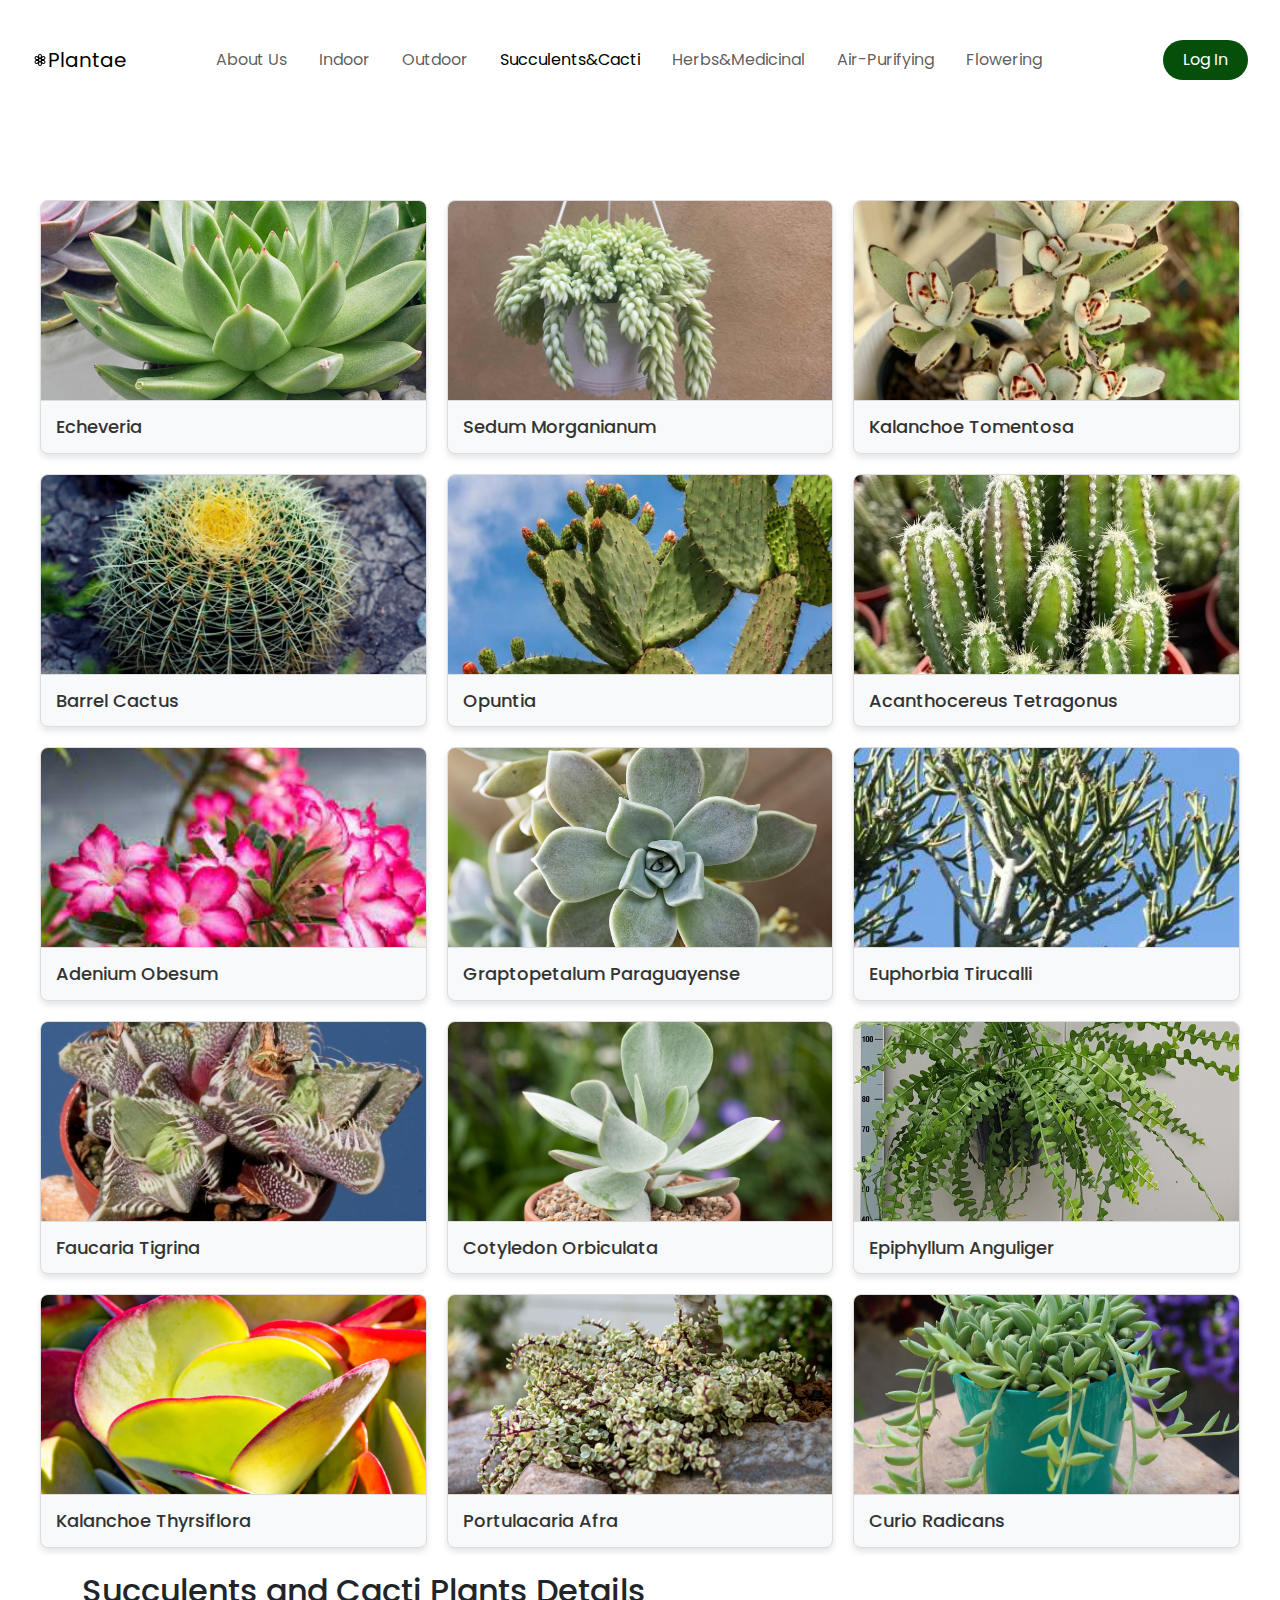
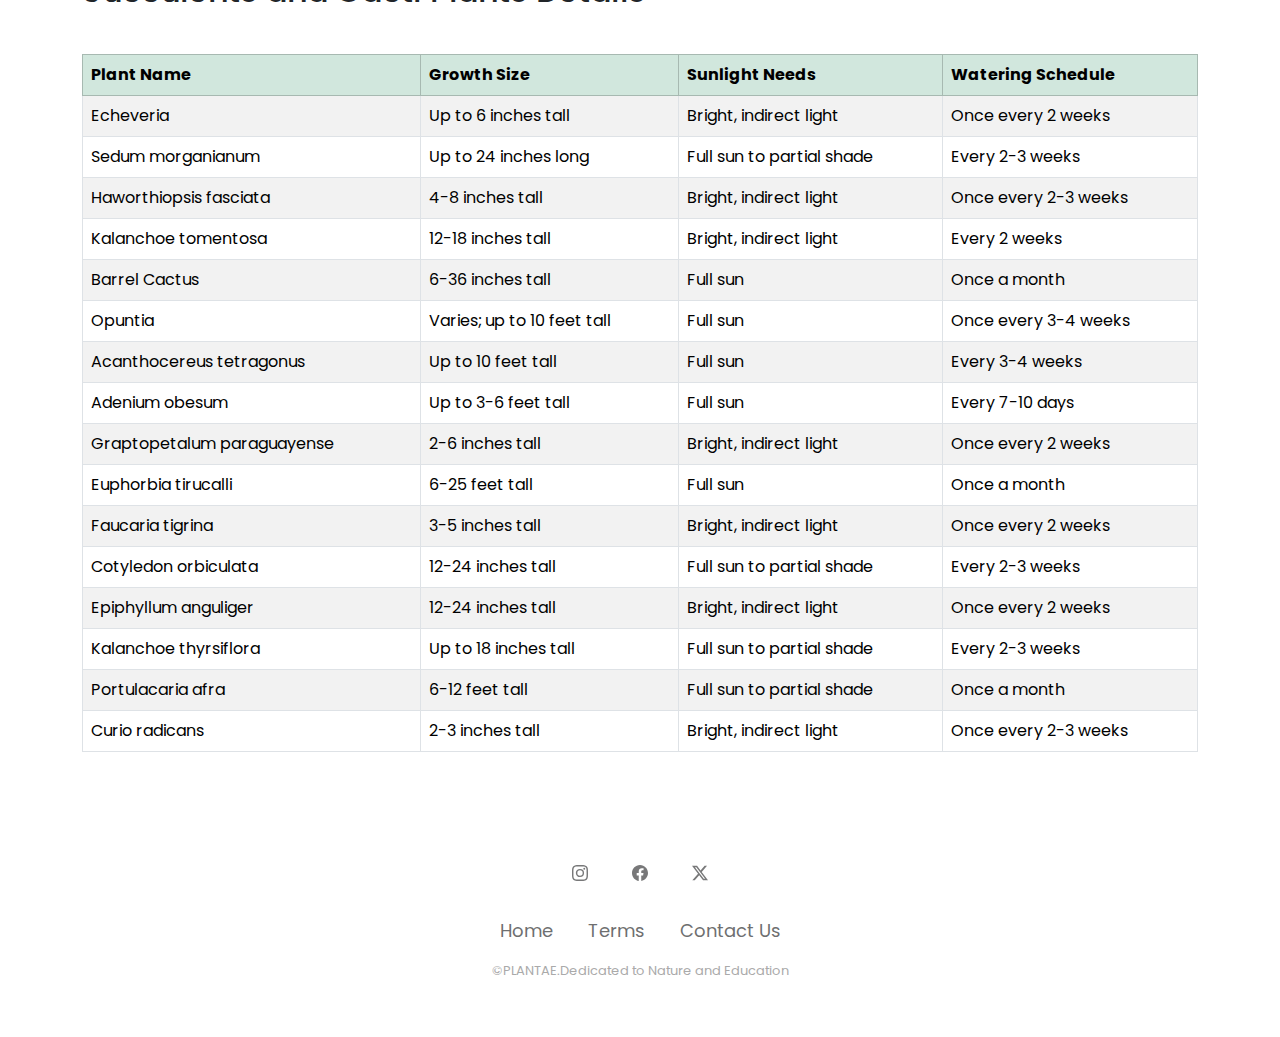
<file: html/suculentsandcacti.html>
<!DOCTYPE html>
<html lang="en">
<head>
    <meta charset="UTF-8">
    <meta name="viewport" content="width=device-width, initial-scale=1.0">
    <title>Succulents and Cacti-Plantae</title>
    <link rel="stylesheet" href="../css/style.css">
    <script src="../js/script.js" defer></script>
    <link href="https://cdn.jsdelivr.net/npm/bootstrap@5.3.3/dist/css/bootstrap.min.css" rel="stylesheet" integrity="sha384-QWTKZyjpPEjISv5WaRU9OFeRpok6YctnYmDr5pNlyT2bRjXh0JMhjY6hW+ALEwIH" crossorigin="anonymous">
    <script src="https://cdn.jsdelivr.net/npm/bootstrap@5.3.3/dist/js/bootstrap.bundle.min.js" integrity="sha384-YvpcrYf0tY3lHB60NNkmXc5s9fDVZLESaAA55NDzOxhy9GkcIdslK1eN7N6jIeHz" crossorigin="anonymous"></script>
</head>
<body id="plantae">
    <nav class="navbar navbar-expand-lg fixed-top">
        <div class="container-fluid">
          <a class="navbar-brand me-auto d-flex align-items-center" href="../index.html">
            <svg xmlns="http://www.w3.org/2000/svg" width="16" height="16" fill="currentColor" class="bi bi-flower3" viewBox="0 0 16 16">
              <path d="M11.424 8c.437-.052.811-.136 1.04-.268a2 2 0 0 0-2-3.464c-.229.132-.489.414-.752.767C9.886 4.63 10 4.264 10 4a2 2 0 1 0-4 0c0 .264.114.63.288 1.035-.263-.353-.523-.635-.752-.767a2 2 0 0 0-2 3.464c.229.132.603.216 1.04.268-.437.052-.811.136-1.04.268a2 2 0 1 0 2 3.464c.229-.132.489-.414.752-.767C6.114 11.37 6 11.736 6 12a2 2 0 1 0 4 0c0-.264-.114-.63-.288-1.035.263.353.523.635.752.767a2 2 0 1 0 2-3.464c-.229-.132-.603-.216-1.04-.268M9 4a2 2 0 0 1-.045.205q-.059.2-.183.484a13 13 0 0 1-.637 1.223L8 6.142l-.135-.23a13 13 0 0 1-.637-1.223 4 4 0 0 1-.183-.484A2 2 0 0 1 7 4a1 1 0 1 1 2 0M3.67 5.5a1 1 0 0 1 1.366-.366 2 2 0 0 1 .156.142q.142.15.326.4c.245.333.502.747.742 1.163l.13.232-.265.002a13 13 0 0 1-1.379-.06 4 4 0 0 1-.51-.083 2 2 0 0 1-.2-.064A1 1 0 0 1 3.67 5.5m1.366 5.366a1 1 0 0 1-1-1.732l.047-.02q.055-.02.153-.044.202-.048.51-.083a13 13 0 0 1 1.379-.06q.135 0 .266.002l-.131.232c-.24.416-.497.83-.742 1.163a4 4 0 0 1-.327.4 2 2 0 0 1-.155.142M9 12a1 1 0 0 1-2 0 2 2 0 0 1 .045-.206q.058-.198.183-.483c.166-.378.396-.808.637-1.223L8 9.858l.135.23c.241.415.47.845.637 1.223q.124.285.183.484A1.3 1.3 0 0 1 9 12m3.33-6.5a1 1 0 0 1-.366 1.366 2 2 0 0 1-.2.064q-.202.048-.51.083c-.412.045-.898.061-1.379.06q-.135 0-.266-.002l.131-.232c.24-.416.497-.83.742-1.163a4 4 0 0 1 .327-.4q.07-.074.114-.11l.041-.032a1 1 0 0 1 1.366.366m-1.366 5.366a2 2 0 0 1-.155-.141 4 4 0 0 1-.327-.4A13 13 0 0 1 9.74 9.16l-.13-.232.265-.002c.48-.001.967.015 1.379.06q.308.035.51.083.098.024.153.044l.048.02a1 1 0 1 1-1 1.732zM8 9a1 1 0 1 1 0-2 1 1 0 0 1 0 2"/>
            </svg>
            Plantae</a>
          <div class="offcanvas offcanvas-end" tabindex="-1" id="offcanvasNavbar" aria-labelledby="offcanvasNavbarLabel">
            <div class="offcanvas-header">
              <h5 class="offcanvas-title" id="offcanvasNavbarLabel">Plantae</h5>
              <button type="button" class="btn-close" data-bs-dismiss="offcanvas" aria-label="Close"></button>
            </div>
            <div class="offcanvas-body">
              <ul class="navbar-nav justify-content-center flex-grow-1 pe-3">
                <li class="nav-item">
                  <a class="nav-link mx-lg-2" href="aboutus.html">About Us</a>
                </li>
                <li class="nav-item">
                  <a class="nav-link mx-lg-2" href="indoorplants.html">Indoor</a>
                </li>
                <li class="nav-item">
                  <a class="nav-link mx-lg-2" href="outdoorplants.html">Outdoor</a>
                </li>
                <li class="nav-item">
                  <a class="nav-link active mx-lg-2" aria-current="page" href="suculentsandcacti.html">Succulents&Cacti</a>
                </li>
                <li class="nav-item">
                  <a class="nav-link mx-lg-2" href="herbsandmedicinal.html">Herbs&Medicinal</a>
                </li>
                <li class="nav-item">
                  <a class="nav-link mx-lg-2" href="airpurifying.html">Air-Purifying</a>
                </li>
                <li class="nav-item">
                  <a class="nav-link mx-lg-2" href="flowering.html">Flowering</a>
                </li>
              </ul>
            </div>
          </div>
          <a class="navbar-brand" href="#"></a>
        <button class="navbar-toggler" type="button" data-bs-toggle="offcanvas" data-bs-target="#offcanvasNavbar" aria-controls="offcanvasNavbar" aria-label="Toggle navigation">
        <span class="navbar-toggler-icon"></span>
        </button>
          <label for="toggleLoginForm" class="dh-login-button">Log In</label>
      <input type="checkbox" id="toggleLoginForm" hidden>
      <div class="dh-login-form-container">
        <form action="your-login-script.php" method="POST">
          <div class="dh-email">
            <label for="email" class="dh-form-label">Email Address</label>
            <input type="email" class="dh-form-control" id="email" name="email" required>
          </div>
          <div class="dh-password">
            <label for="password" class="dh-form-label">Password</label>
            <input type="password" class="dh-form-control" id="password" name="password" required>
          </div>
          <div class="dh-form-check">
            <input type="checkbox" class="form-check-input" id="rememberMe">
            <label class="form-check-label" for="rememberMe">Remember Me</label>
          </div>
          <button type="submit" class="btn btn-primary">Log In</button>
        </form>
      </div>
      </nav>    
    <section class="dh-plants">
        <div class="dh-plant-item">
            <img src="../images/echeveria.jpg" alt="echeveria">
            <h2 class="dh-plant-title">Echeveria</h2>
            <p class="dh-plant-description">Echeverias are fast-growing succulents popular for their unique appearance and low maintenance needs. Their stunning rosette shape, plump leaves, and large variety of colors give them a striking resemblance to flowers.Most echeveria will remain fairly small, no larger than a foot wide, but some species will grow into small shrub-like, 2-foot tall plants.</p>
        </div>
        <div class="dh-plant-item">
            <img src="../images/Sedum-morganianum.jpg" alt="sedum morganianum">
            <h2 class="dh-plant-title">Sedum Morganianum</h2>
            <p class="dh-plant-description">Sedum morganianum) is a popular succulent with rows of fleshy, tear-drop-shaped leaves that are blue-green.They are most commonly grown as potted plants, often suspended as hanging specimens. Indoors, the succulent can be planted and very easily propagated year-round by stem cuttings or laying a dropped leaf on top of soil, while outdoors it does best planted in early spring.</p>
        </div>
        <div class="dh-plant-item">
            <img src="../images/kalanchoe-tomentosa.jpg" alt="kalanchoe tomentosa">
            <h2 class="dh-plant-title">Kalanchoe Tomentosa</h2>
            <p class="dh-plant-description">Kalanchoe Tomentosa,also commonly called panda plant, are extremely popular houseplants because they are so easy to care for, as well as attractive and rather cute.All kalanchoes, including K. tomentosa, are toxic to cats and dogs and mildly toxic to humans if the leaves are eaten. </p>
        </div>
        <div class="dh-plant-item">
            <img src="../images/barrelCactus.jpg" alt="barrel cactus">
            <h2 class="dh-plant-title">Barrel Cactus</h2>
            <p class="dh-plant-description">The barrel cactus or golden ball (Echinocactus grusonii) is frequently cultivated as a houseplant. It rarely blooms indoors, but it may flower in the spring or summer if it is at least 15 years old and grown in ideal conditions.</p>
        </div>
        <div class="dh-plant-item">
            <img src="../images/opuntia.jpg" alt="opuntia">
            <h2 class="dh-plant-title">Opuntia</h2>
            <p class="dh-plant-description">Opuntia cactus, commonly known as the Prickly Pear cactus, is a genus that boasts a fascinating array of species well-adapted to arid and semi-arid climates. With its origins rooted in the Americas, Opuntia has spread far and wide across the globe, captivating plant enthusiasts with its unique appearance and resilience.</p>
        </div>
        <div class="dh-plant-item">
            <img src="../images/acanthocereus-tetragonus.jpg" alt="acanthocereus-tetragonus">
            <h2 class="dh-plant-title">Acanthocereus Tetragonus</h2>
            <p class="dh-plant-description">Acanthocereus Tetragonus is a true desert cactus and well adapted for living in direct sun and going long periods without water.Acanthocereus tetragonus gets its common name from its miniature spire-like growth. It's easy to see its resemblance to a tiny castle perfectly suited for a fairy!</p>
        </div>
        <div class="dh-plant-item">
            <img src="../images/adenium-obesum.jpg" alt="adeniu obesum">
            <h2 class="dh-plant-title">Adenium Obesum</h2>
            <p class="dh-plant-description">The desert rose (Adenium obesum) is a slow-growing plant, only growing about 12 inches per year. Desert rose is often used as a bonsai plant thanks to its thick succulent trunk, thin and delicate leaves, and luscious, deep pink trumpeting flowers. </p>
        </div>
        <div class="dh-plant-item">
            <img src="../images/graptopetalum-paraguayense.jpg" alt="graptopetalum paraguayenese">
            <h2 class="dh-plant-title">Graptopetalum Paraguayense</h2>
            <p class="dh-plant-description">Graptopetalum paraguayense is a cold-hardy succulent with pale gray or whitish leaves on sprawling stems. Its versatile growth will help it stand out in your landscape as an unusual groundcover, cascading down a container, or even as a houseplant.</p>
        </div>
        <div class="dh-plant-item">
            <img src="../images/euphorbia-tirucalli.jpg" alt="euphoria tirucalli">
            <h2 class="dh-plant-title">Euphorbia Tirucalli</h2>
            <p class="dh-plant-description">Euphorbia tirucalli is an interesting shrub with succulent foliage that’s native to semi-arid tropical climates. It can grow quite large in the wild—up to 30 feet tall and 6-10 feet wide. Indoors, the plant will stay at a more manageable 2-6 feet tall and 1-3 feet wide. </p>
        </div>
        <div class="dh-plant-item">
            <img src="../images/faucaria-tigrina.jpg" alt="faucaria tigrina">
            <h2 class="dh-plant-title">Faucaria Tigrina</h2>
            <p class="dh-plant-description">Faucaria Tigrina(Tiger jaws)is a dependable perennial succulent with low rosettes of fleshy, triangular leaves edged with spiny "teeth," from which its common name derives. Fierce though it looks, the spikes are soft and flexible to the touch. In fall or winter, the plant may produce attractive yellow flowers with long, narrow petals</p>
        </div>
        <div class="dh-plant-item">
            <img src="../images/cotyledon-orbiculata.jpg" alt="cotyledon orbiculata">
            <h2 class="dh-plant-title">Cotyledon Orbiculata</h2>
            <p class="dh-plant-description">Cotyledon orbiculata is an extremely variable species, one that grows to approximately 1.3 m (4.3 ft) in height.These attract bees and nectar feeding birds like the sunbirds. The leaves are used medicinally for corns, boils and warts and the leaf juice is used to treat earache, toothache and epilepsy.</p>
        </div>
        <div class="dh-plant-item">
            <img src="../images/epiphyllum-anguliger.jpg" alt="epiphyllum ">
            <h2 class="dh-plant-title">Epiphyllum Anguliger</h2>
            <p class="dh-plant-description">Epiphyllum anguliger, commonly known as the fishbone cactus or zig zag cactus, is a cactus species native to Mexico. The species is commonly grown as an ornamental for its fragrant flowers in the fall.This easily cultivated, fast growing epiphyte requires a compost containing plenty of humus and sufficient moisture in summer.</p>
        </div>
        <div class="dh-plant-item">
            <img src="../images/kalanchoe-thyrsiflora.jpg" alt="kalanchoe thyrsiflora">
            <h2 class="dh-plant-title">Kalanchoe Thyrsiflora</h2>
            <p class="dh-plant-description">Kalanchoe Thyrsiflora is a succulent plant known for its flat, rounded leaves.This drought-tolerant plant grows a thin coating of white powder called farina, or epicuticular wax, to protect its leaves.Kalanchoe thyrsiflora grows best in sandy, well-drained soil with full sun and warm, arid conditions.</p>
        </div>
        <div class="dh-plant-item">
            <img src="../images/portulacaria-afra.jpg" alt="portulacaria afra">
            <h2 class="dh-plant-title">Portulacaria Afra</h2>
            <p class="dh-plant-description">A slow-growing, evergreen succulent shrub with small, fleshy, glossy green leaves. Mature stems have greyish bark and young stems are often flushed with red. Clusters of tiny, saucer-shaped pale pink flowers are produced at the tips of the stems in summer</p>
        </div>
        <div class="dh-plant-item">
            <img src="../images/curio-radicans.jpg" alt="curio radicans">
            <h2 class="dh-plant-title">Curio Radicans</h2>
            <p class="dh-plant-description">Curio Radicans is a trailing succulent known for growing fast and being low-maintenance. With glossy, banana-shaped leaves that grow in long-hanging tendrils, it's an ideal hanging houseplant. This drought-tolerant, easy-going succulent needs a spot beside a sunny, warm window to thrive.</p>
        </div>
    </section>
    <div class="container my-4">
      <h2 class="text-center mb-4">Succulents and Cacti Plants Details</h2>
      <div class="table-responsive">
          <table class="table table-bordered table-striped table-hover">
            <thead class="table-success">
                  <tr>
                      <th scope="col">Plant Name</th>
                      <th scope="col">Growth Size</th>
                      <th scope="col">Sunlight Needs</th>
                      <th scope="col">Watering Schedule</th>
                  </tr>
              </thead>
              <tbody>
                  <tr>
                      <td>Echeveria</td>
                      <td>Up to 6 inches tall</td>
                      <td>Bright, indirect light</td>
                      <td>Once every 2 weeks</td>
                  </tr>
                  <tr>
                      <td>Sedum morganianum</td>
                      <td>Up to 24 inches long</td>
                      <td>Full sun to partial shade</td>
                      <td>Every 2-3 weeks</td>
                  </tr>
                  <tr>
                      <td>Haworthiopsis fasciata</td>
                      <td>4-8 inches tall</td>
                      <td>Bright, indirect light</td>
                      <td>Once every 2-3 weeks</td>
                  </tr>
                  <tr>
                      <td>Kalanchoe tomentosa</td>
                      <td>12-18 inches tall</td>
                      <td>Bright, indirect light</td>
                      <td>Every 2 weeks</td>
                  </tr>
                  <tr>
                      <td>Barrel Cactus</td>
                      <td>6-36 inches tall</td>
                      <td>Full sun</td>
                      <td>Once a month</td>
                  </tr>
                  <tr>
                      <td>Opuntia</td>
                      <td>Varies; up to 10 feet tall</td>
                      <td>Full sun</td>
                      <td>Once every 3-4 weeks</td>
                  </tr>
                  <tr>
                      <td>Acanthocereus tetragonus</td>
                      <td>Up to 10 feet tall</td>
                      <td>Full sun</td>
                      <td>Every 3-4 weeks</td>
                  </tr>
                  <tr>
                      <td>Adenium obesum</td>
                      <td>Up to 3-6 feet tall</td>
                      <td>Full sun</td>
                      <td>Every 7-10 days</td>
                  </tr>
                  <tr>
                      <td>Graptopetalum paraguayense</td>
                      <td>2-6 inches tall</td>
                      <td>Bright, indirect light</td>
                      <td>Once every 2 weeks</td>
                  </tr>
                  <tr>
                      <td>Euphorbia tirucalli</td>
                      <td>6-25 feet tall</td>
                      <td>Full sun</td>
                      <td>Once a month</td>
                  </tr>
                  <tr>
                      <td>Faucaria tigrina</td>
                      <td>3-5 inches tall</td>
                      <td>Bright, indirect light</td>
                      <td>Once every 2 weeks</td>
                  </tr>
                  <tr>
                      <td>Cotyledon orbiculata</td>
                      <td>12-24 inches tall</td>
                      <td>Full sun to partial shade</td>
                      <td>Every 2-3 weeks</td>
                  </tr>
                  <tr>
                      <td>Epiphyllum anguliger</td>
                      <td>12-24 inches tall</td>
                      <td>Bright, indirect light</td>
                      <td>Once every 2 weeks</td>
                  </tr>
                  <tr>
                      <td>Kalanchoe thyrsiflora</td>
                      <td>Up to 18 inches tall</td>
                      <td>Full sun to partial shade</td>
                      <td>Every 2-3 weeks</td>
                  </tr>
                  <tr>
                      <td>Portulacaria afra</td>
                      <td>6-12 feet tall</td>
                      <td>Full sun to partial shade</td>
                      <td>Once a month</td>
                  </tr>
                  <tr>
                      <td>Curio radicans</td>
                      <td>2-3 inches tall</td>
                      <td>Bright, indirect light</td>
                      <td>Once every 2-3 weeks</td>
                  </tr>
              </tbody>
          </table>
      </div>
  </div>  
    <footer>
        <div class="dh-social">
          <a class="dh-socilanet-item"href="https://www.instagram.com/" target="_blank"><svg xmlns="http://www.w3.org/2000/svg" width="16" height="16" fill="currentColor" class="bi bi-instagram" viewBox="0 0 16 16">
            <path d="M8 0C5.829 0 5.556.01 4.703.048 3.85.088 3.269.222 2.76.42a3.9 3.9 0 0 0-1.417.923A3.9 3.9 0 0 0 .42 2.76C.222 3.268.087 3.85.048 4.7.01 5.555 0 5.827 0 8.001c0 2.172.01 2.444.048 3.297.04.852.174 1.433.372 1.942.205.526.478.972.923 1.417.444.445.89.719 1.416.923.51.198 1.09.333 1.942.372C5.555 15.99 5.827 16 8 16s2.444-.01 3.298-.048c.851-.04 1.434-.174 1.943-.372a3.9 3.9 0 0 0 1.416-.923c.445-.445.718-.891.923-1.417.197-.509.332-1.09.372-1.942C15.99 10.445 16 10.173 16 8s-.01-2.445-.048-3.299c-.04-.851-.175-1.433-.372-1.941a3.9 3.9 0 0 0-.923-1.417A3.9 3.9 0 0 0 13.24.42c-.51-.198-1.092-.333-1.943-.372C10.443.01 10.172 0 7.998 0zm-.717 1.442h.718c2.136 0 2.389.007 3.232.046.78.035 1.204.166 1.486.275.373.145.64.319.92.599s.453.546.598.92c.11.281.24.705.275 1.485.039.843.047 1.096.047 3.231s-.008 2.389-.047 3.232c-.035.78-.166 1.203-.275 1.485a2.5 2.5 0 0 1-.599.919c-.28.28-.546.453-.92.598-.28.11-.704.24-1.485.276-.843.038-1.096.047-3.232.047s-2.39-.009-3.233-.047c-.78-.036-1.203-.166-1.485-.276a2.5 2.5 0 0 1-.92-.598 2.5 2.5 0 0 1-.6-.92c-.109-.281-.24-.705-.275-1.485-.038-.843-.046-1.096-.046-3.233s.008-2.388.046-3.231c.036-.78.166-1.204.276-1.486.145-.373.319-.64.599-.92s.546-.453.92-.598c.282-.11.705-.24 1.485-.276.738-.034 1.024-.044 2.515-.045zm4.988 1.328a.96.96 0 1 0 0 1.92.96.96 0 0 0 0-1.92m-4.27 1.122a4.109 4.109 0 1 0 0 8.217 4.109 4.109 0 0 0 0-8.217m0 1.441a2.667 2.667 0 1 1 0 5.334 2.667 2.667 0 0 1 0-5.334"/>
          </svg></a>
          <a class="dh-socilanet-item"href="https://www.facebook.com/" target="_blank"><svg xmlns="http://www.w3.org/2000/svg" width="16" height="16" fill="currentColor" class="bi bi-facebook" viewBox="0 0 16 16">
            <path d="M16 8.049c0-4.446-3.582-8.05-8-8.05C3.58 0-.002 3.603-.002 8.05c0 4.017 2.926 7.347 6.75 7.951v-5.625h-2.03V8.05H6.75V6.275c0-2.017 1.195-3.131 3.022-3.131.876 0 1.791.157 1.791.157v1.98h-1.009c-.993 0-1.303.621-1.303 1.258v1.51h2.218l-.354 2.326H9.25V16c3.824-.604 6.75-3.934 6.75-7.951"/>
          </svg></a>
          <a class="dh-socilanet-item"href="https://x.com/" target="_blank"><svg xmlns="http://www.w3.org/2000/svg" width="16" height="16" fill="currentColor" class="bi bi-twitter-x" viewBox="0 0 16 16">
            <path d="M12.6.75h2.454l-5.36 6.142L16 15.25h-4.937l-3.867-5.07-4.425 5.07H.316l5.733-6.57L0 .75h5.063l3.495 4.633L12.601.75Zm-.86 13.028h1.36L4.323 2.145H2.865z"/>
          </svg></a>
        </div>
        <ul class="dh-footer-list">
          <li class="dh-footer-listitem">
            <a class="dh-footer-listitema" href="../index.html">Home</a>
          </li>
          <li class="dh-footer-listitem">
            <a class="dh-footer-listitema" href="termsandconditions.html" target="_blank">Terms</a>
          </li>
          <li class="dh-footer-listitem">
            <a class="dh-footer-listitema" href="contactus.html">Contact Us</a>
          </li>
        </ul>
        <p class="dh-copyright">
          &copy;PLANTAE.Dedicated to Nature and Education
        </p>
      </footer>
</body>
</html>
</file>
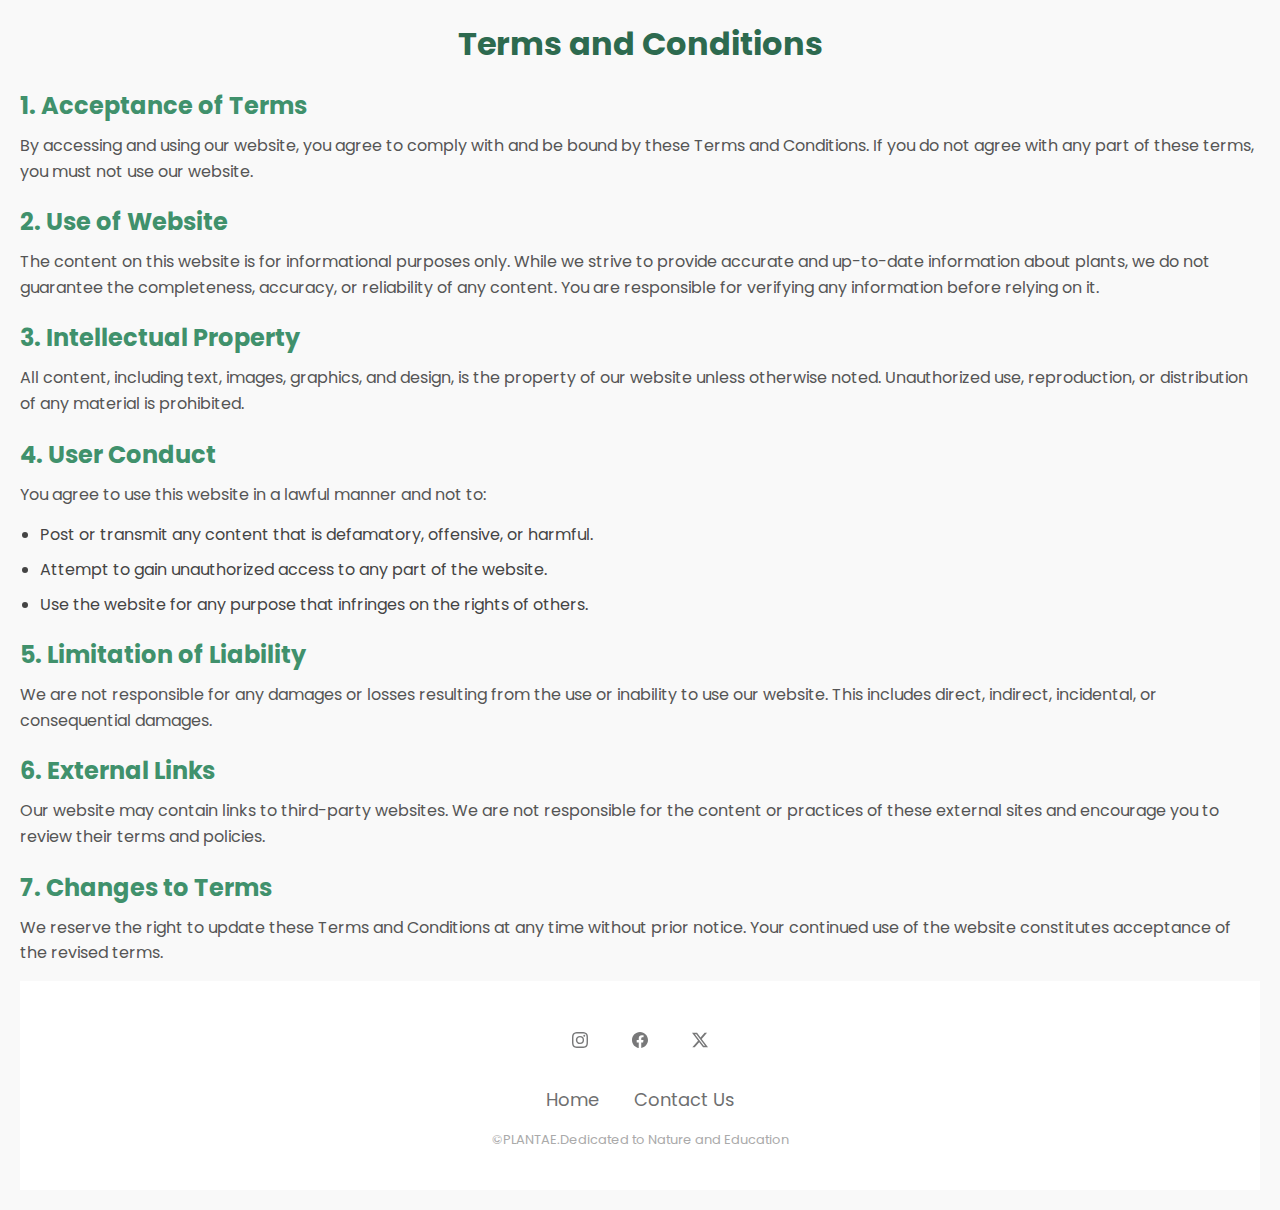
<file: html/termsandconditions.html>
<!DOCTYPE html>
<html lang="en">
<head>
    <meta charset="UTF-8">
    <meta name="viewport" content="width=device-width, initial-scale=1.0">
    <title>Terms and Conditions-Plantae</title>
    <link href="../css/style.css" rel="stylesheet">
</head>
<body id="plantae" class="dh-body-terms">
    <h1 class="dh-terms-title">Terms and Conditions</h1>
    <h3 class="dh-terms-heading">1. Acceptance of Terms</h3>
    <p class="dh-terms-paragraph">By accessing and using our website, you agree to comply with and be bound by these Terms and Conditions. If you do not agree with any part of these terms, you must not use our website.</p>
    <h3 class="dh-terms-heading" >2. Use of Website</h3>
    <p class="dh-terms-paragraph">The content on this website is for informational purposes only. While we strive to provide accurate and up-to-date information about plants, we do not guarantee the completeness, accuracy, or reliability of any content. You are responsible for verifying any information before relying on it.</p>
    <h3 class="dh-terms-heading">3. Intellectual Property</h3>
    <p class="dh-terms-paragraph">All content, including text, images, graphics, and design, is the property of our website unless otherwise noted. Unauthorized use, reproduction, or distribution of any material is prohibited.</p>
    <h3 class="dh-terms-heading">4. User Conduct</h3>
    <p class="dh-terms-paragraph">You agree to use this website in a lawful manner and not to:</p>
    <ul class="dh-terms-list">
        <li class="dh-terms-list-item">Post or transmit any content that is defamatory, offensive, or harmful.</li>
        <li class="dh-terms-list-item">Attempt to gain unauthorized access to any part of the website.</li>
        <li class="dh-terms-list-item">Use the website for any purpose that infringes on the rights of others.</li>
    </ul>
    <h3 class="dh-terms-heading">5. Limitation of Liability</h3>
    <p class="dh-terms-paragraph">We are not responsible for any damages or losses resulting from the use or inability to use our website. This includes direct, indirect, incidental, or consequential damages.</p>
    <h3 class="dh-terms-heading">6. External Links</h3>
    <p class="dh-terms-paragraph">Our website may contain links to third-party websites. We are not responsible for the content or practices of these external sites and encourage you to review their terms and policies.</p>
    <h3 class="dh-terms-heading">7. Changes to Terms</h3>
    <p class="dh-terms-paragraph">We reserve the right to update these Terms and Conditions at any time without prior notice. Your continued use of the website constitutes acceptance of the revised terms.</p>
    <footer>
        <div class="dh-social">
          <a class="dh-socilanet-item"href="https://www.instagram.com/" target="_blank"><svg xmlns="http://www.w3.org/2000/svg" width="16" height="16" fill="currentColor" class="bi bi-instagram" viewBox="0 0 16 16">
            <path d="M8 0C5.829 0 5.556.01 4.703.048 3.85.088 3.269.222 2.76.42a3.9 3.9 0 0 0-1.417.923A3.9 3.9 0 0 0 .42 2.76C.222 3.268.087 3.85.048 4.7.01 5.555 0 5.827 0 8.001c0 2.172.01 2.444.048 3.297.04.852.174 1.433.372 1.942.205.526.478.972.923 1.417.444.445.89.719 1.416.923.51.198 1.09.333 1.942.372C5.555 15.99 5.827 16 8 16s2.444-.01 3.298-.048c.851-.04 1.434-.174 1.943-.372a3.9 3.9 0 0 0 1.416-.923c.445-.445.718-.891.923-1.417.197-.509.332-1.09.372-1.942C15.99 10.445 16 10.173 16 8s-.01-2.445-.048-3.299c-.04-.851-.175-1.433-.372-1.941a3.9 3.9 0 0 0-.923-1.417A3.9 3.9 0 0 0 13.24.42c-.51-.198-1.092-.333-1.943-.372C10.443.01 10.172 0 7.998 0zm-.717 1.442h.718c2.136 0 2.389.007 3.232.046.78.035 1.204.166 1.486.275.373.145.64.319.92.599s.453.546.598.92c.11.281.24.705.275 1.485.039.843.047 1.096.047 3.231s-.008 2.389-.047 3.232c-.035.78-.166 1.203-.275 1.485a2.5 2.5 0 0 1-.599.919c-.28.28-.546.453-.92.598-.28.11-.704.24-1.485.276-.843.038-1.096.047-3.232.047s-2.39-.009-3.233-.047c-.78-.036-1.203-.166-1.485-.276a2.5 2.5 0 0 1-.92-.598 2.5 2.5 0 0 1-.6-.92c-.109-.281-.24-.705-.275-1.485-.038-.843-.046-1.096-.046-3.233s.008-2.388.046-3.231c.036-.78.166-1.204.276-1.486.145-.373.319-.64.599-.92s.546-.453.92-.598c.282-.11.705-.24 1.485-.276.738-.034 1.024-.044 2.515-.045zm4.988 1.328a.96.96 0 1 0 0 1.92.96.96 0 0 0 0-1.92m-4.27 1.122a4.109 4.109 0 1 0 0 8.217 4.109 4.109 0 0 0 0-8.217m0 1.441a2.667 2.667 0 1 1 0 5.334 2.667 2.667 0 0 1 0-5.334"/>
          </svg></a>
          <a class="dh-socilanet-item"href="https://www.facebook.com/" target="_blank"><svg xmlns="http://www.w3.org/2000/svg" width="16" height="16" fill="currentColor" class="bi bi-facebook" viewBox="0 0 16 16">
            <path d="M16 8.049c0-4.446-3.582-8.05-8-8.05C3.58 0-.002 3.603-.002 8.05c0 4.017 2.926 7.347 6.75 7.951v-5.625h-2.03V8.05H6.75V6.275c0-2.017 1.195-3.131 3.022-3.131.876 0 1.791.157 1.791.157v1.98h-1.009c-.993 0-1.303.621-1.303 1.258v1.51h2.218l-.354 2.326H9.25V16c3.824-.604 6.75-3.934 6.75-7.951"/>
          </svg></a>
          <a class="dh-socilanet-item"href="https://x.com/" target="_blank"><svg xmlns="http://www.w3.org/2000/svg" width="16" height="16" fill="currentColor" class="bi bi-twitter-x" viewBox="0 0 16 16">
            <path d="M12.6.75h2.454l-5.36 6.142L16 15.25h-4.937l-3.867-5.07-4.425 5.07H.316l5.733-6.57L0 .75h5.063l3.495 4.633L12.601.75Zm-.86 13.028h1.36L4.323 2.145H2.865z"/>
          </svg></a>
        </div>
        <ul class="dh-footer-list">
          <li class="dh-footer-listitem">
            <a class="dh-footer-listitema" href="../index.html">Home</a>
          </li>
          <li class="dh-footer-listitem">
            <a class="dh-footer-listitema" href="contactus.html">Contact Us</a>
          </li>
        </ul>
        <p class="dh-copyright">
          &copy;PLANTAE.Dedicated to Nature and Education
        </p>
      </footer>
</body>
</html>
</file>
<file: css/style.css>
@import url('https://fonts.googleapis.com/css2?family=Poppins:wght@400;600;700&display=swap');
*{
  margin: 0;
  padding:0;
  box-sizing: border-box;
  font-family: 'Poppins',sans-serif;
}
.navbar{
    background-color: #fff;
    height: 80px;
    margin: 20px;
    border-radius: 16px;
    padding: 0.5rem;
    position: sticky;
}
.navbar-toggler{
    border: none;
    font-size: 1.25rem;
}
.navbar-toggler:focus .btn-close:focus{
    box-shadow: none;
    outline: none;
}
.nav-link{
    color: #666777;
    font-weight: 500;
    white-space: nowrap;
}
.nav-link:hover .nav-link:active{
    color: #000;
}
.dh-hero-section {
    position: relative;
    width: 100%;
    min-height: 100vh;
    overflow: hidden;
    display: flex;
    justify-content: center;
    align-items: center;
  }
  
  .dh-hero-background {
    position: absolute;
    top: 0;
    left: 0;
    width: 100%;
    height: 100%;
    object-fit: cover;
    z-index: -1; 
  }
  
  .dh-hero-content {
    position: relative;
    text-align: center;
    color: #fff;
    z-index: 2; 
    padding: 20px;
}
.dh-hero-content::before {
    content: '';
    position: absolute;
    top: 0;
    left: 0;
    width: 100%;
    height: 100%;
    background: rgba(0, 0, 0, 0.5); 
    z-index: 1; 
}

.dh-hero-content h1,
.dh-hero-content p {
    position: relative; 
    z-index: 2;
}
  
  @media (max-width: 1024px) {
    .dh-hero-content {
      font-size: 2rem;
      padding: 15px;
    }
    .dh-hero-section {
      height: 80vh;
    }
  }
  
  @media (max-width: 768px) {
    .dh-hero-content {
      font-size: 1.5rem;
      padding: 10px;
    }
    .dh-hero-section {
      height: 70vh;
    }
  }
  
  @media (max-width: 480px) {
    .dh-hero-content {
      font-size: 1.2rem;
      padding: 5px;
    }
   .dh-hero-section {
      height: 60vh;
    }
  }

.dh-socilanet-item{
    text-decoration: none;
}
footer{
    padding: 40px 0;
    background-color: #fff;
    text-align: center;
}
.dh-social{
    text-align: center;
    padding-bottom: 25px;
    color: #4b4c4d;
}
.dh-socilanet-item{
    font-size: 24px;
    color: #4b4c4d;
    width: 40px;
    height: 40px;
    line-height: 38px;
    display: inline-block;
    text-align: center;
    margin: 0 8px;
    opacity: 0.75;
}
.dh-socilanet-item:hover{
    opacity: 0.9;
}
.dh-footer-list{
    margin-top: 0;
    padding: 0;
    list-style: none;
    font-size: 18px;
    line-height: 1.6;
    margin-bottom: 0;
}
.dh-footer-listitema{
    color: #4b4c4d;
    text-decoration: none;
    opacity: 0.8;
}
.dh-footer-listitem{
    display: inline-block;
    padding: 0 15px;
}
.dh-footer-listitema:hover{
    opacity: 1;
}
.dh-copyright{
    margin-top: 15px;
    text-align: center;
    font-size: 13px;
    color: #aaa;
}
.dh-login-button {
    display: inline-block;
    background-color: #064f0a ;
    color: white;
    padding: 8px 20px;
    border-radius: 50px;
    text-decoration: none;
    cursor: pointer;
    text-align: center;
  }
  .dh-login-button:hover {
    background-color:#00b383;
  }
  .dh-login-form-container {
    position: fixed;
    top: 50%;
    left: 50%;
    transform: translate(-50%, -50%);
    width: 300px;
    padding: 20px;
    background-color: white;
    border: 1px solid #ddd;
    box-shadow: 0px 4px 8px rgba(0, 0, 0, 0.1);
    border-radius: 5px;
    display: none; /* E fshehur by default */
  }
  #toggleLoginForm:checked ~ .dh-login-form-container {
    display: block;
  }
  .dh-email .dh-password .dh-form-check {
    margin-bottom: 15px;
  }
  .dh-form-label {
    font-size: 14px;
    font-weight: bold;
  }
  .dh-form-control {
    width: 100%;
    padding: 8px;
    border: 1px solid #ccc;
    border-radius: 4px;
  }
  .btn-primary {
    background-color: #007bff;
    color: white;
    padding: 10px 15px;
    border: none;
    border-radius: 4px;
    cursor: pointer;
  }
  .btn-primary:hover {
    background-color: #0056b3;
  }  
  .dh-aboutus{
    background: url(../images/pexels-vlada-karpovich-4451950.jpg) center no-repeat;
    background-size: cover;
    width: 100%;
    padding: 3rem 2rem 2rem;
  }
  .dh-aboutus-2{
    gap: 20px;
    padding-top: 1rem;
    display: grid;
    grid-template-columns: 1fr;
    margin-top: 50px;
  }
.dh-aboutus-card{
    background-color:wheat;
    padding: 2.5rem 3rem 2rem 1.5rem;
    border-radius: 1rem;
}
.dh-aboutus-card-number{
    display: inline-block;
    background-color: rgb(66, 38, 38);
    color: #FFF;
    padding: .5rem .75rem;
    border-radius: .25rem;
    font-size: 1.25rem;
    margin-bottom: 1.5rem;
    transition: .3s;
}
.dh-aboutus-card-title{
    font-size: 1rem;
    margin-bottom: 0.5rem;
}
.dh-aboutus-card-description{
    font-size:0.813rem;
}
.dh-plants {
  display: flex;
  flex-wrap: wrap;
  justify-content: center;
  gap: 20px;
  margin-top: 200px;
}

.dh-plant-item {
  flex: 1 1 calc(33.333% - 40px); /* 3 objekte per rresht,me hapsire */
  max-width: calc(33.333% - 40px);
  background: #f8f9fa;
  border: 1px solid #ddd;
  border-radius: 8px;
  overflow: hidden;
  box-shadow: 0 4px 6px rgba(0, 0, 0, 0.1);
  transition: transform 0.2s, box-shadow 0.2s;
}
.dh-plant-item:hover {
  transform: translateY(-5px);
  box-shadow: 0 6px 10px rgba(0, 0, 0, 0.15);
}
.dh-plant-item img {
  width: 100%;
  height: 200px;
  object-fit: cover;
  border-bottom: 1px solid #ddd;
}
.dh-plant-item h2 {
  margin: 15px;
  font-size: 18px;
  color: #333;
}
.dh-plant-item p {
  margin: 0 15px 15px;
  font-size: 14px;
  color: #555;
}
@media (max-width: 768px) {
  .dh-plant-item {
    flex: 1 1 calc(50% - 40px);
    max-width: calc(50% - 40px);
  }
}

@media (max-width: 576px) {
  .dh-plant-item {
    flex: 1 1 calc(100% - 40px);
    max-width: calc(100% - 40px);
  }
}
.dh-plant-description {
  display: none;
  margin-top: 20px;
}
img {
  cursor: pointer;
  max-width: 100%;
  height: auto;
  transition: transform 0.2s;
}
img:hover {
  transform: scale(1.05);
}
#lightbox p {
  color: white;
  text-align: justify;
  font-size: 1.2rem;
  line-height: 1.6;
  max-width: 80%;
  margin: 0 auto;
}

.dh-contact {
    position: relative;
    padding: 40px 20px;
    height: 100%;
    background: url(../images/pexels-vlada-karpovich-4451950.jpg) no-repeat center center fixed;
    background-size: cover;
    color: #fff;
    overflow: hidden; 
}

.dh-contact::before {
    content: ""; 
    position: absolute;
    top: 0;
    left: 0;
    width: 100%;
    height: 100%;
    background: rgba(0, 0, 0, 0.5); 
    z-index: 1; 
    pointer-events: none; 
}

.dh-content {
    position: relative;
    z-index: 2;
    text-align: center;
    padding: 20px;
}

.dh-contactus {
    margin-top: 100px;
    text-align: center;
    margin-bottom: 20px;
    color: #fff; 
}

.dh-contactus-description {
    text-align: center;
    margin-bottom: 30px;
    color: #fff; 
}

.container {
    display: flex;
    flex-wrap: wrap;
    justify-content: space-between;
    gap: 20px;
    position: relative;
    z-index: 2; 
}

.dh-contact-info {
    flex: 1;
    min-width: 300px;
    max-width: 45%;
}

.dh-box {
    margin-bottom: 20px;
}

.dh-icon {
    display: inline-block;
    margin-right: 10px;
    color: #00ff7f;
}

.dh-text, address {
    display: inline-block;
}

.dh-contactus-title {
    font-size: 18px;
    font-weight: bold;
    color: #fff;
}

.dh-contact-form {
    flex: 1;
    min-width: 300px;
    max-width: 45%;
    padding: 20px;
    border-radius: 8px;
    position: relative;
    z-index: 2; 
}

.dh-input-box {
    position: relative;
    margin-bottom: 20px;
}

.dh-input, .textarea {
    width: 100%;
    padding: 10px;
    background: rgba(0, 0, 0, 0.6);
    border: 2px solid #00ff7f;
    border-radius: 5px;
    color: #fff;
    outline: none;
    resize: none;
}

textarea.textarea {
    height: 100px;
}

input[type="submit"] {
    background: #00ff7f;
    border: none;
    padding: 10px 20px;
    color: #000;
    font-weight: bold;
    cursor: pointer;
    border-radius: 5px;
}

input[type="submit"]:hover {
    background: #008f5f;
    color: #fff;
}

@media screen and (max-width: 768px) {
    .container {
        flex-direction: column;
        align-items: center;
    }
    .dh-contact-info, .dh-contact-form {
        max-width: 100%;
        text-align: center;
    }
}

.table-responsive{
  width: 100%;
  border-collapse: collapse;
  margin-bottom: 20px;
}
.dh-body-terms {
  background-color: #f9f9f9;
  margin: 0;
  padding: 20px;
  color: #333;
}
.dh-terms-title {
  font-size: 2em;
  color: #2d6a4f;
  text-align: center;
  margin-bottom: 20px;
}
.dh-terms-heading {
  font-size: 1.5em;
  color: #40916c;
  margin-top: 20px;
  margin-bottom: 10px;
}
.dh-terms-paragraph {
  font-size: 1em;
  line-height: 1.6;
  color: #555;
  margin-bottom: 15px;
}
.dh-terms-list {
  padding-left: 20px;
  margin-bottom: 20px;
}
.dh-terms-list-item {
  font-size: 1em;
  color: #444;
  margin-bottom: 10px;
}
</file>
